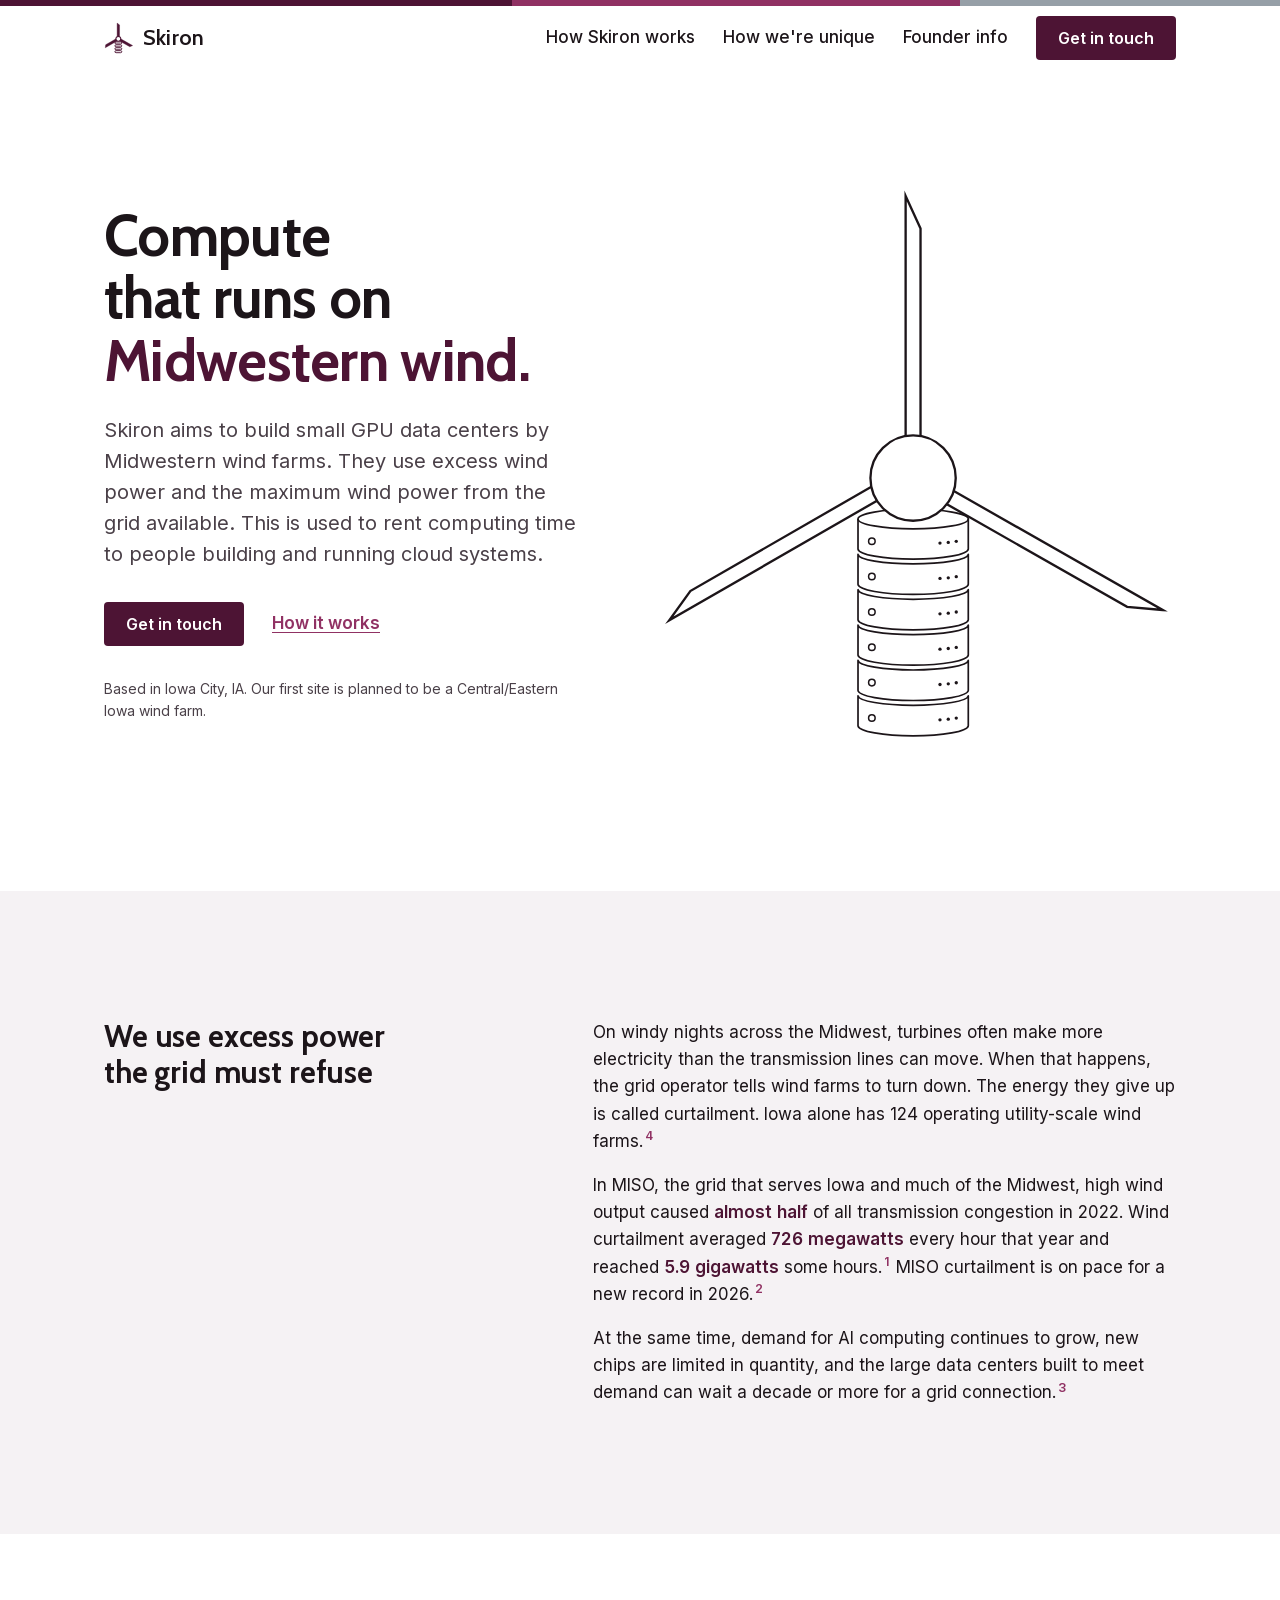
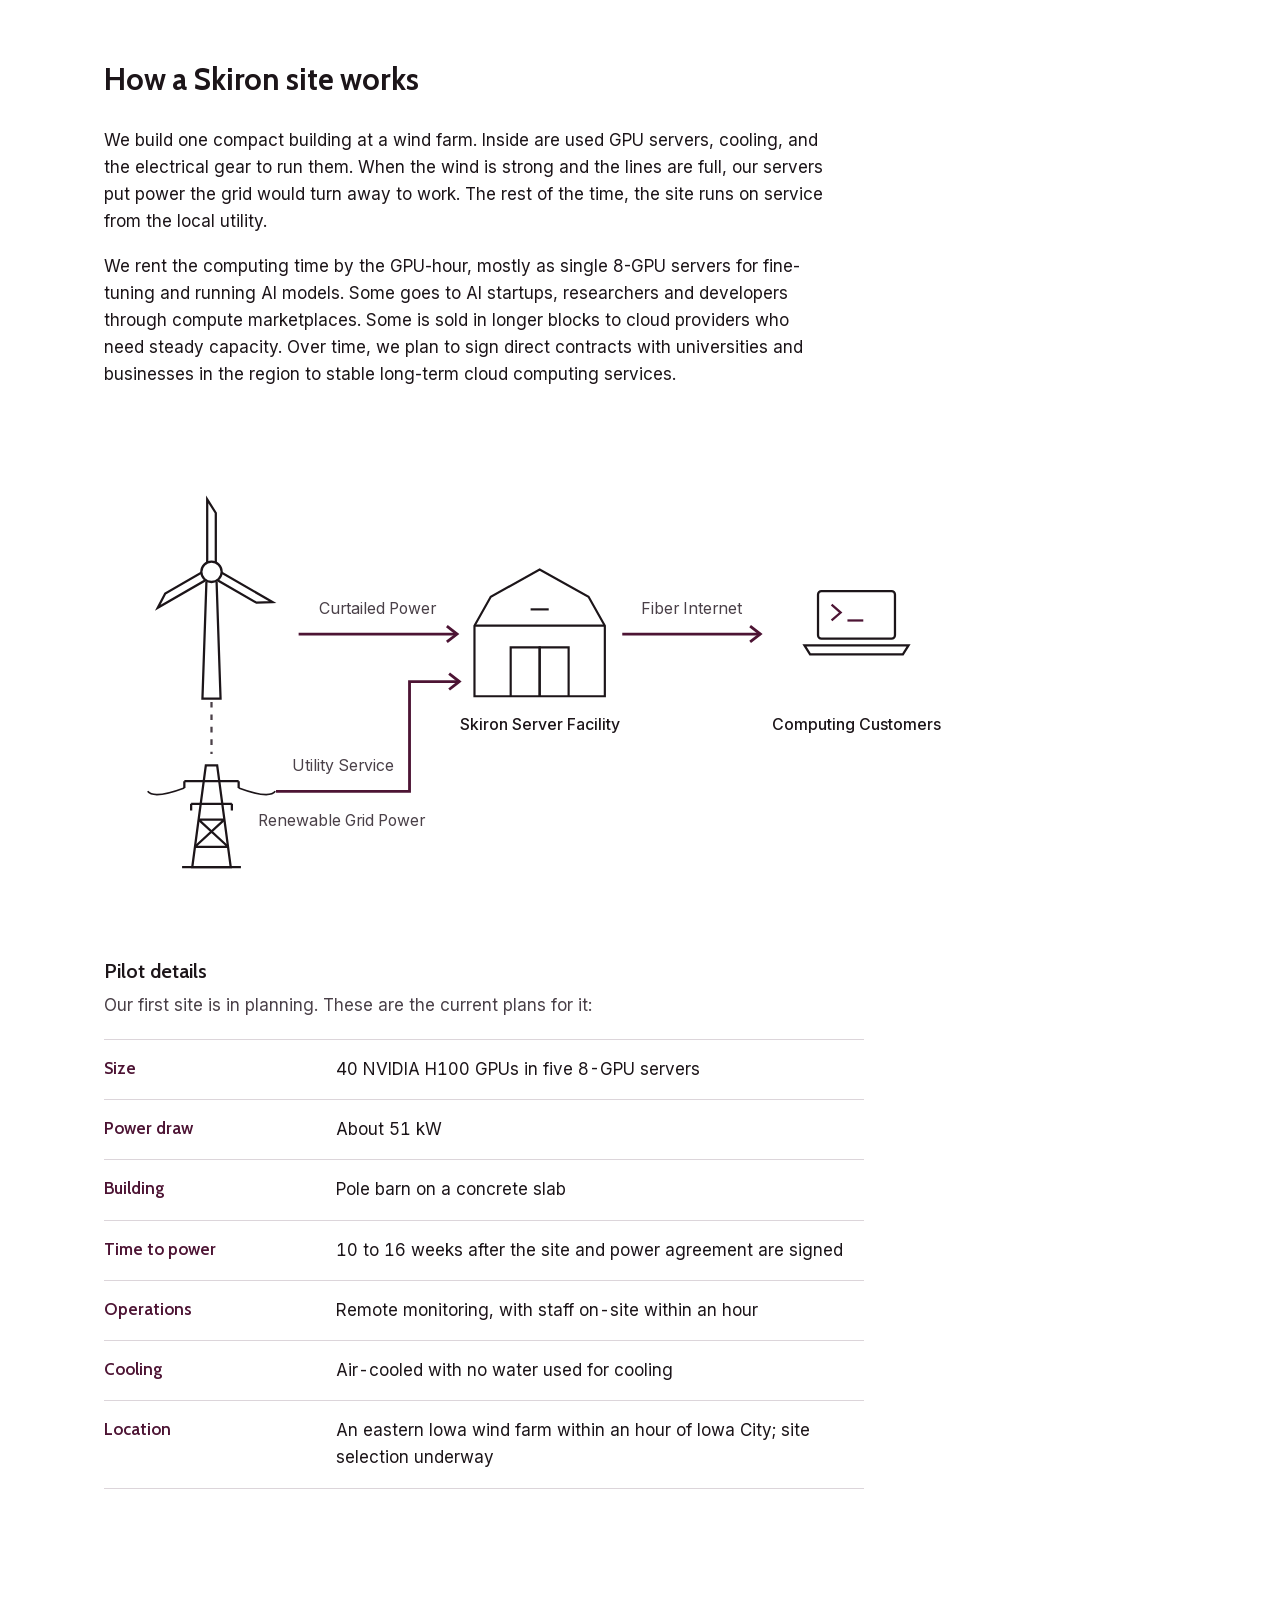
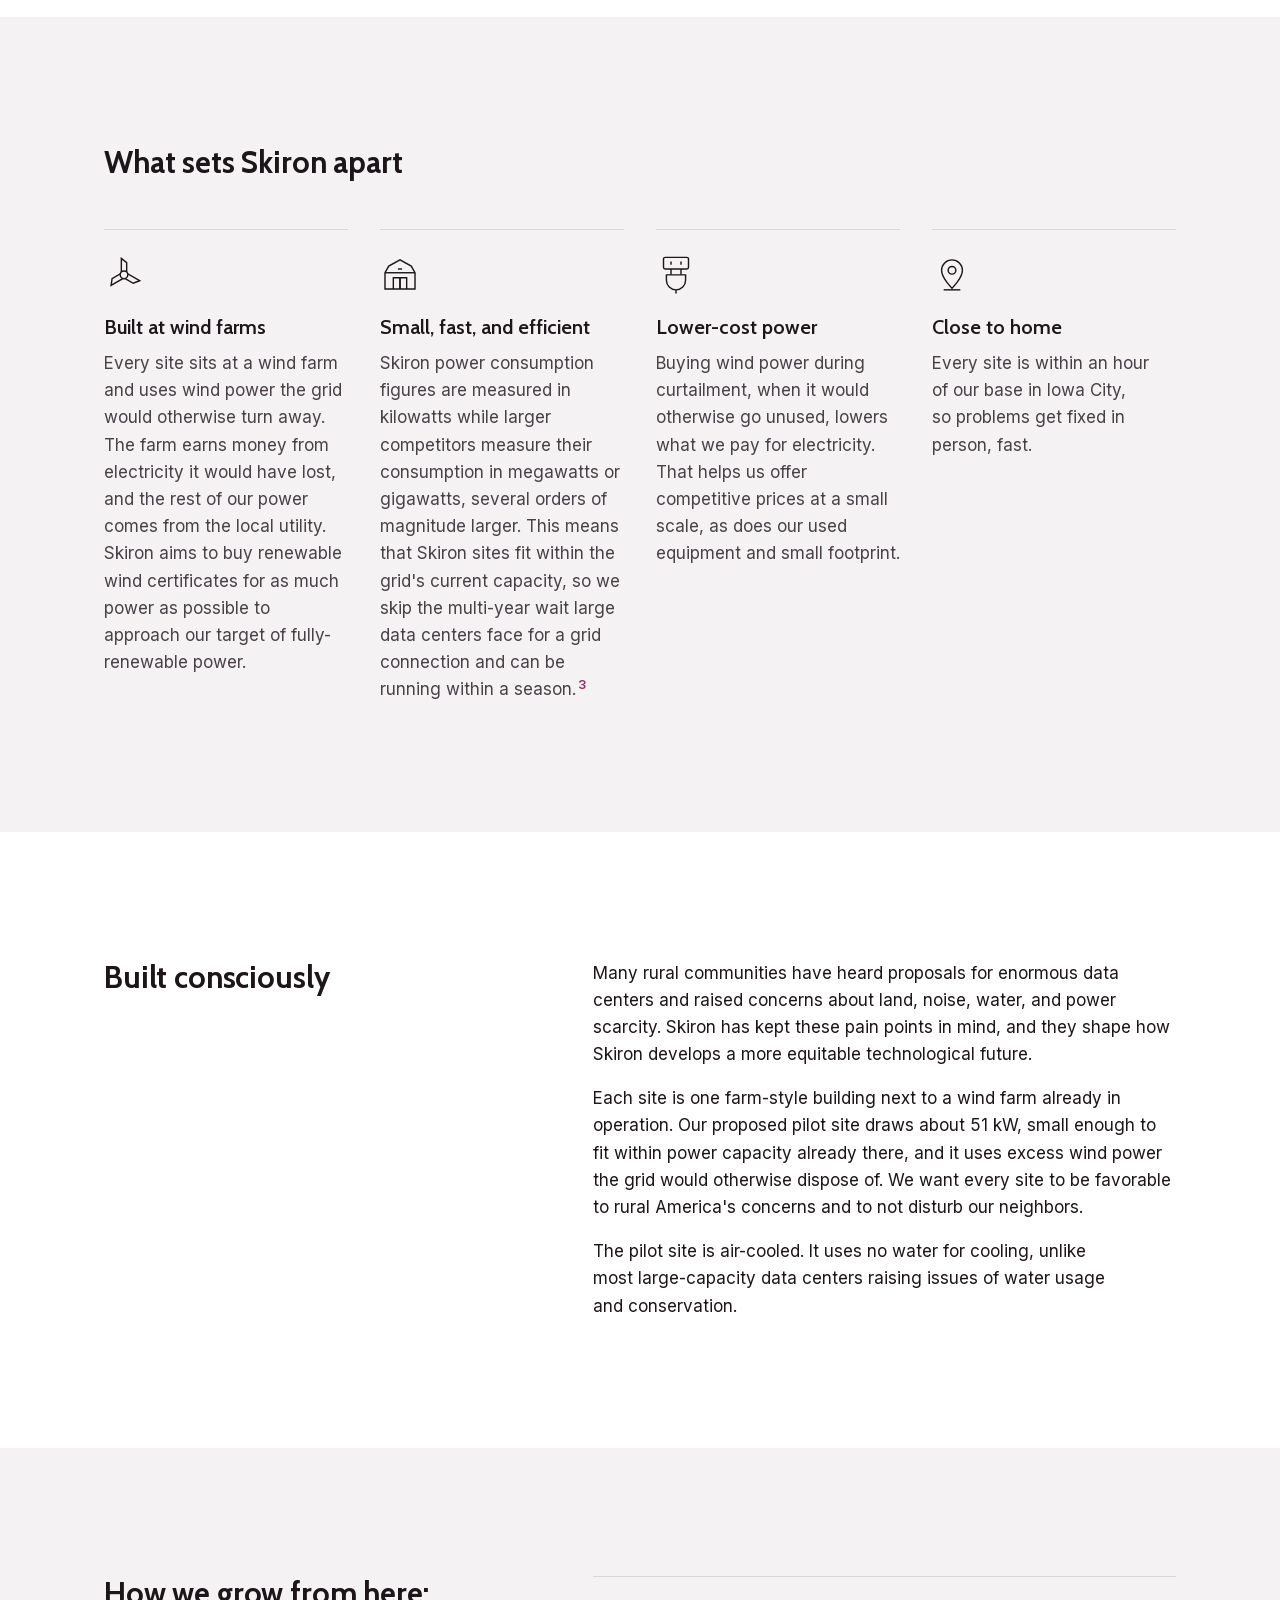
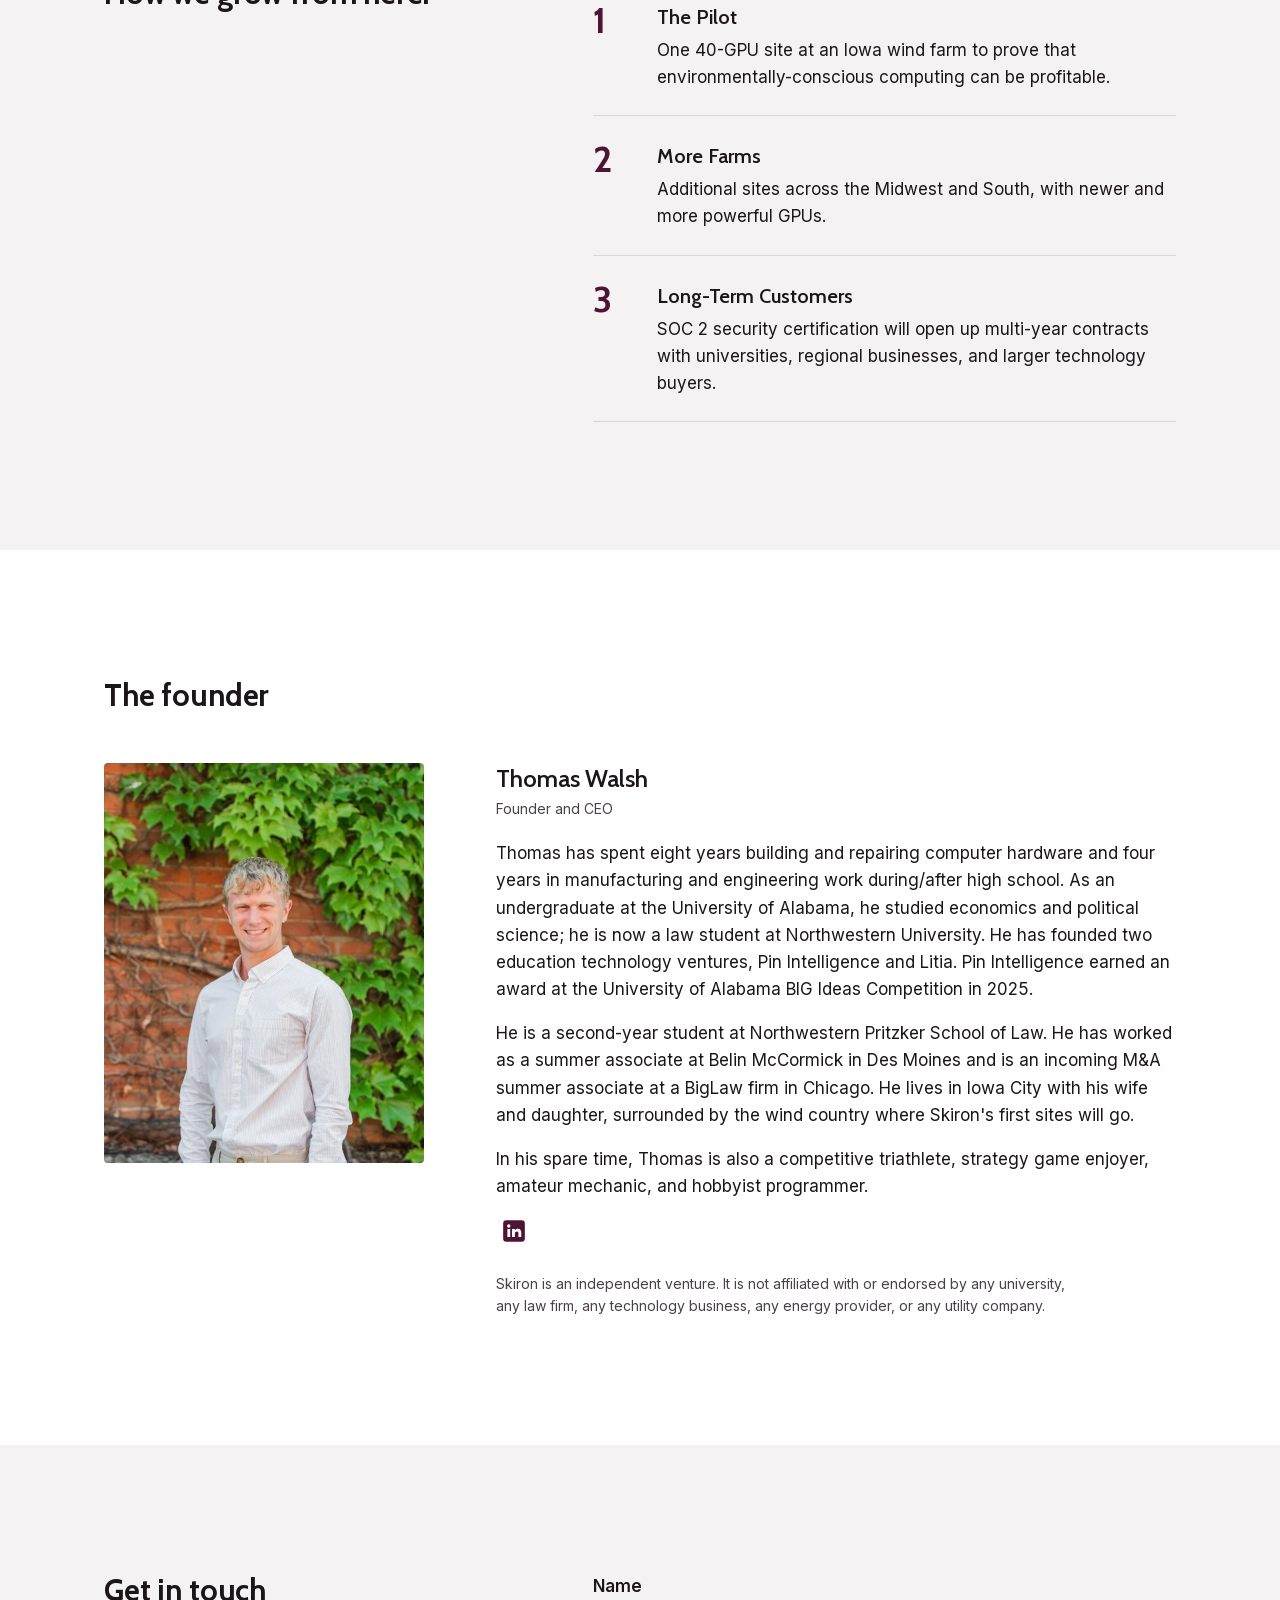
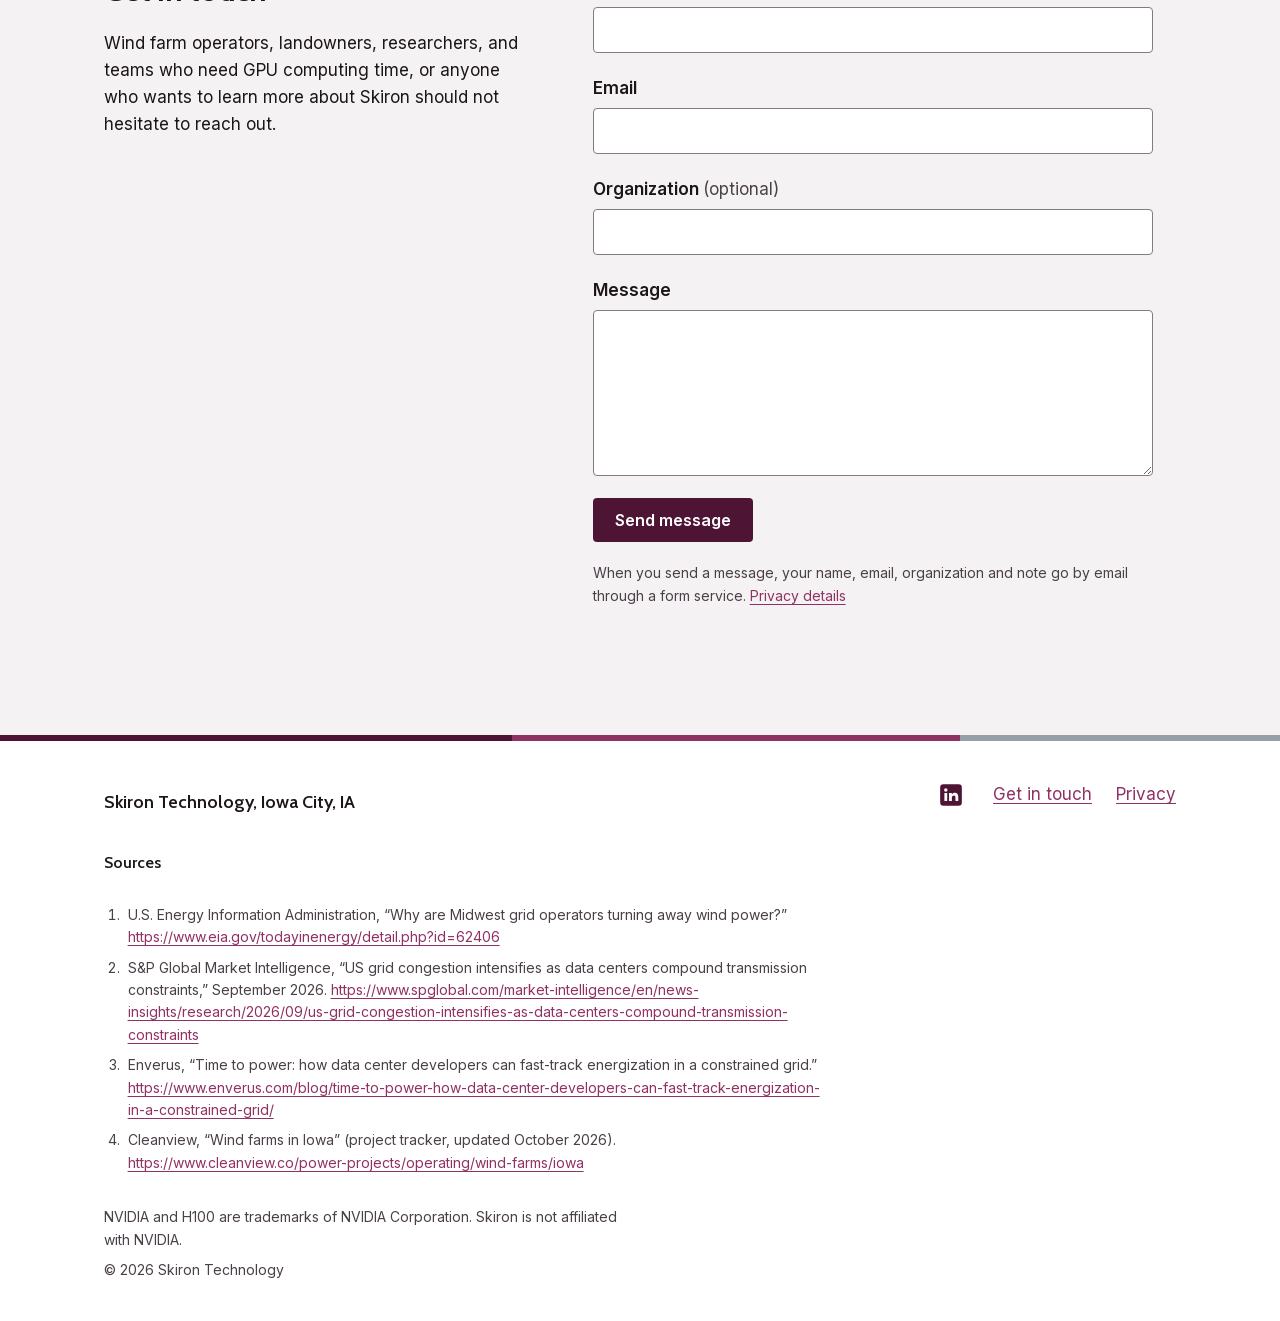
<file: index.html>
<!doctype html>
<html lang="en">
<head>
<meta charset="utf-8">
<meta name="viewport" content="width=device-width, initial-scale=1, viewport-fit=cover">
<title>Skiron | Wind-Powered Midwestern Computing</title>
<meta name="description" content="Skiron builds small GPU data centers at Midwestern wind farms, using wind power the grid can’t carry and renting that computing time to people building AI.">
<link rel="canonical" href="https://tjwalsh1.github.io/skiron-site/">
<meta name="color-scheme" content="light">
<meta name="theme-color" content="#FFFFFF">
<link rel="icon" href="assets/img/favicon.svg" type="image/svg+xml">
<link rel="icon" href="assets/img/favicon-32.png" sizes="32x32" type="image/png">
<link rel="apple-touch-icon" href="assets/img/apple-touch-icon.png">
<meta property="og:type" content="website">
<meta property="og:site_name" content="Skiron Technology">
<meta property="og:title" content="Skiron | Wind-powered GPU compute in Iowa">
<meta property="og:description" content="Skiron builds small GPU data centers at Midwestern wind farms, using wind power the grid can’t carry and renting that computing time to people building AI.">
<meta property="og:url" content="https://tjwalsh1.github.io/skiron-site/">
<meta property="og:image" content="https://tjwalsh1.github.io/skiron-site/assets/img/og-image.png">
<meta property="og:image:width" content="1200">
<meta property="og:image:height" content="630">
<meta property="og:image:alt" content="Skiron. Compute that runs on Iowa wind.">
<meta name="twitter:card" content="summary_large_image">
<meta name="twitter:title" content="Skiron | Wind-powered GPU compute in Iowa">
<meta name="twitter:description" content="Skiron builds small GPU data centers at Midwestern wind farms, using wind power the grid can’t carry and renting that computing time to people building AI.">
<meta name="twitter:image" content="https://tjwalsh1.github.io/skiron-site/assets/img/og-image.png">
<meta name="twitter:image:alt" content="Skiron. Compute that runs on Iowa wind.">
<link rel="preload" href="assets/fonts/inter-latin.woff2" as="font" type="font/woff2" crossorigin>
<link rel="preload" href="assets/fonts/cabin-latin.woff2" as="font" type="font/woff2" crossorigin>
<link rel="stylesheet" href="assets/css/site.css">
<script>document.documentElement.classList.add('js');if(!matchMedia('(prefers-reduced-motion: reduce)').matches)document.documentElement.classList.add('motion')</script>
<script src="assets/js/site.js" defer></script>
<script type="application/ld+json">
{
  "@context": "https://schema.org",
  "@type": "Organization",
  "name": "Skiron Technology",
  "url": "https://tjwalsh1.github.io/skiron-site/",
  "logo": "https://tjwalsh1.github.io/skiron-site/assets/img/apple-touch-icon.png",
  "founder": {
    "@type": "Person",
    "name": "Thomas Walsh",
    "sameAs": "https://www.linkedin.com/in/thomas-j-walsh-nu2028"
  },
  "address": {
    "@type": "PostalAddress",
    "addressLocality": "Iowa City",
    "addressRegion": "IA",
    "addressCountry": "US"
  }
}
</script>
</head>
<body>
<a class="skip" href="#main">Skip to content</a>
<div class="bar bar--top" aria-hidden="true"><span></span><span></span><span></span></div>
<header class="site-header">
  <div class="wrap">
    <a class="brand" href="#top"><svg class="mark" viewBox="120 55 1780 1930" width="29" height="32" aria-hidden="true" focusable="false"><g class="stk" fill="none" stroke="currentColor" stroke-width="58"><rect x="790" y="1263" width="420" height="122.8" rx="70"/><rect x="790" y="1441.8" width="420" height="122.8" rx="70"/><rect x="790" y="1620.5" width="420" height="122.8" rx="70"/><rect x="790" y="1799.2" width="420" height="122.8" rx="70"/></g><g transform="translate(1000 1072)"><g fill="currentColor" stroke="currentColor" stroke-width="22" stroke-linejoin="miter" stroke-miterlimit="10"><path d="M-74 -965.9 74 -854.7 74 0 -74 -0Z"/><path d="M-776.9 361.9 -800.4 546.2 36.9 64.1 -36.9 -64.1Z"/><path d="M875.8 413.6 706.2 487.3 -36.6 64.3 36.6 -64.3Z"/></g><circle r="150" style="fill:var(--surface,var(--paper,#fff))" stroke="currentColor" stroke-width="64"/></g></svg><span>Skiron</span></a>
    <button class="nav-toggle" type="button" aria-expanded="false" aria-controls="site-nav">Menu</button>
    <nav id="site-nav" class="nav" aria-label="Main">
      <a href="#how">How Skiron works</a>
      <a href="#different">How we're unique</a>
      <a href="#founder">Founder info</a>
      <a class="btn" href="#contact">Get in touch</a>
    </nav>
  </div>
</header>

<main id="main">

<section class="hero" id="top">
  <div class="wrap">
    <div class="hero-grid">
      <div class="hero-copy">
        <h1>Compute that runs on <span class="accent">Midwestern wind.</span></h1>
        <p class="lede">Skiron aims to build small GPU data centers by Midwestern wind farms. They use excess wind power and the maximum wind power from the grid available. This is used to rent computing time to people building and running cloud systems.</p>
        <div class="actions">
          <a class="btn" href="#contact">Get in touch</a>
          <a class="textlink" href="#how">How it works</a>
        </div>
        <p class="where">Based in Iowa City, IA. Our first site is planned to be a Central/Eastern Iowa wind farm.</p>
      </div>
      <div class="hero-art">
<svg class="logo" viewBox="120 55 1780 1930" role="img" aria-labelledby="logo-title">
  <title id="logo-title">Skiron logo: a wind turbine rotor above a stack of servers</title>
  <g id="stack" class="stack">
    <ellipse class="line" cx="1000.2" cy="1212.1" rx="188.8" ry="33.5"/>
    <path class="line" d="M811.5 1212.1V1315.1A188.8 35 0 0 0 1189 1315.1V1212.1"/>
    <circle class="line ring" cx="858.9" cy="1288.1" r="11.2"/>
    <circle class="led" cx="1092.1" cy="1294.5" r="5.7"/>
    <circle class="led" cx="1120.5" cy="1292.3" r="5.7"/>
    <circle class="led" cx="1147.8" cy="1288.5" r="5.7"/>
    <path class="line" d="M811.5 1333.1V1436.1A188.8 35 0 0 0 1189 1436.1V1333.1A188.8 33.5 0 0 1 811.5 1333.1Z"/>
    <circle class="line ring" cx="858.9" cy="1409.1" r="11.2"/>
    <circle class="led" cx="1092.1" cy="1415.5" r="5.7"/>
    <circle class="led" cx="1120.5" cy="1413.3" r="5.7"/>
    <circle class="led" cx="1147.8" cy="1409.5" r="5.7"/>
    <path class="line" d="M811.5 1454.1V1557.1A188.8 35 0 0 0 1189 1557.1V1454.1A188.8 33.5 0 0 1 811.5 1454.1Z"/>
    <circle class="line ring" cx="858.9" cy="1530.1" r="11.2"/>
    <circle class="led" cx="1092.1" cy="1536.5" r="5.7"/>
    <circle class="led" cx="1120.5" cy="1534.3" r="5.7"/>
    <circle class="led" cx="1147.8" cy="1530.5" r="5.7"/>
    <path class="line" d="M811.5 1575.1V1678.1A188.8 35 0 0 0 1189 1678.1V1575.1A188.8 33.5 0 0 1 811.5 1575.1Z"/>
    <circle class="line ring" cx="858.9" cy="1651.1" r="11.2"/>
    <circle class="led" cx="1092.1" cy="1657.5" r="5.7"/>
    <circle class="led" cx="1120.5" cy="1655.3" r="5.7"/>
    <circle class="led" cx="1147.8" cy="1651.5" r="5.7"/>
    <path class="line" d="M811.5 1696.1V1799.1A188.8 35 0 0 0 1189 1799.1V1696.1A188.8 33.5 0 0 1 811.5 1696.1Z"/>
    <circle class="line ring" cx="858.9" cy="1772.1" r="11.2"/>
    <circle class="led" cx="1092.1" cy="1778.5" r="5.7"/>
    <circle class="led" cx="1120.5" cy="1776.3" r="5.7"/>
    <circle class="led" cx="1147.8" cy="1772.5" r="5.7"/>
    <path class="line" d="M811.5 1817.1V1920.1A188.8 35 0 0 0 1189 1920.1V1817.1A188.8 33.5 0 0 1 811.5 1817.1Z"/>
    <circle class="line ring" cx="858.9" cy="1893.1" r="11.2"/>
    <circle class="led" cx="1092.1" cy="1899.5" r="5.7"/>
    <circle class="led" cx="1120.5" cy="1897.3" r="5.7"/>
    <circle class="led" cx="1147.8" cy="1893.5" r="5.7"/>
  </g>
  <g transform="translate(1000 1072)">
    <g id="rotor" class="rotor">
      <path class="blade" d="M-25.5 -965.9 25.5 -854.7 25.5 -0.1 -25.5 -0.1Z"/>
      <path class="blade" d="M-762.6 386.7 -834.6 486.9 2.8 4.8 -22.7 -39.5Z"/>
      <path class="blade" d="M854.2 451.4 732.7 440.8 -10.2 17.8 15.1 -26.5Z"/>
      <circle class="blade" r="146"/>
    </g>
  </g>
</svg>
      </div>
    </div>
  </div>
</section>

<section class="section section--mist" id="problem" aria-labelledby="problem-h">
  <div class="wrap split">
    <div><h2 id="problem-h">We use excess power the grid must refuse</h2></div>
    <div class="prose">
      <p>On windy nights across the Midwest, turbines often make more electricity than the transmission lines can move. When that happens, the grid operator tells wind farms to turn down. The energy they give up is called curtailment. Iowa alone has 124 operating utility-scale wind farms.<sup class="fn"><a href="#source-4" aria-label="Source 4">4</a></sup></p>
      <p>In MISO, the grid that serves Iowa and much of the Midwest, high wind output caused <span class="fig">almost half</span> of all transmission congestion in 2022. Wind curtailment averaged <span class="fig">726 megawatts</span> every hour that year and reached <span class="fig">5.9 gigawatts</span> some hours.<sup class="fn"><a href="#source-1" aria-label="Source 1">1</a></sup> MISO curtailment is on pace for a new record in 2026.<sup class="fn"><a href="#source-2" aria-label="Source 2">2</a></sup></p>
      <p>At the same time, demand for AI computing continues to grow, new chips are limited in quantity, and the large data centers built to meet demand can wait a decade or more for a grid connection.<sup class="fn"><a href="#source-3" aria-label="Source 3">3</a></sup></p>
    </div>
  </div>
</section>

<section class="section" id="how" aria-labelledby="how-h">
  <div class="wrap">
    <h2 id="how-h">How a Skiron site works</h2>
    <div class="how-lede">
      <p>We build one compact building at a wind farm. Inside are used GPU servers, cooling, and the electrical gear to run them. When the wind is strong and the lines are full, our servers put power the grid would turn away to work. The rest of the time, the site runs on service from the local utility.</p>
      <p>We rent the computing time by the GPU-hour, mostly as single 8-GPU servers for fine-tuning and running AI models. Some goes to AI startups, researchers and developers through compute marketplaces. Some is sold in longer blocks to cloud providers who need steady capacity. Over time, we plan to sign direct contracts with universities and businesses in the region to stable long-term cloud computing services.</p>
    </div>

    <figure class="diagram">
<svg class="dg dg-wide" viewBox="0 0 760 390" role="img" aria-labelledby="dgw-t" aria-describedby="dg-text" focusable="false"><title id="dgw-t">How a Skiron site works:</title><g class="d-turbine" transform="translate(95 105)"><path d="M-4.5 9L-8 112H8L4.5 9"/><g class="d-spin"><path d="M-3.8 -64 3.8 -52 3.8 0 -3.8 -0Z"/><path d="M53.9 26.7 39.7 27.3 -1.9 3.3 1.9 -3.3Z"/><path d="M-47.5 31.8 -40.9 19.2 -1.9 -3.3 1.9 3.3Z"/><circle r="9" style="fill:var(--surface)"/></g></g><path class="d-grid" d="M95 220V266"/><g class="d-pylon" transform="translate(95 268)"><path d="M-5 8H5L17 98H-17Z"/><path d="M-24 22H24M-18 42H18"/><path d="M-11.4 56H11.4M-14.6 80H14.6M-11.4 56L14.6 80M11.4 56L-14.6 80"/><path d="M-24 22v6M24 22v6M-18 42v6M18 42v6"/><path d="M-24 28Q-51 38 -56.4 31M24 28Q51 38 56.4 31" class="d-wire"/><path d="M-26 98H26"/></g><text class="t-note" x="136" y="330" text-anchor="start">Renewable Grid Power</text><path class="d-flow a3" pathLength="1" d="M152 299H270V202H314"/><path class="d-head a3" d="M305 195L314 202L305 209"/><text class="t-note" x="211" y="281" text-anchor="middle">Utility Service</text><circle class="d-dot dot3" cx="152" cy="299" r="4.5"/><path class="d-flow a1" pathLength="1" d="M172 160H312"/><path class="d-head a1" d="M303 153L312 160L303 167"/><text class="t-note" x="242" y="142" text-anchor="middle">Curtailed Power</text><circle class="d-dot dot1" cx="172" cy="160" r="4.5" style="--dx:140px;--dy:0px"/><g class="d-barn" transform="translate(385 215) scale(3.2) translate(-24 -42)" stroke-width="0.6"><path d="M6 42V22.5L10.5 14.5 24 7l13.5 7.5L42 22.5V42z"/><path d="M6 22.5h36"/><g class="d-door"><path class="d-leaf-l" d="M16 42V28.5h8V42"/><path class="d-leaf-r" d="M24 42V28.5h8V42"/></g><path d="M21.5 18h5"/></g><text class="t-node" x="385" y="245" text-anchor="middle">Skiron Server Facility</text><path class="d-flow a2" pathLength="1" d="M458 160H580"/><path class="d-head a2" d="M571 153L580 160L571 167"/><text class="t-note" x="519" y="142" text-anchor="middle">Fiber Internet</text><circle class="d-dot dot2" cx="458" cy="160" r="4.5" style="--dx:122px;--dy:0px"/><g class="d-laptop" transform="translate(665 150)"><rect x="-34" y="-28" width="68" height="42" rx="3"/><path d="M-46 20H46L41 28H-41Z"/><path class="d-prompt" d="M-22 -16L-14 -9-22 -2"/><path class="d-cursor" d="M-8 -2H6"/></g><text class="t-node" x="665" y="245" text-anchor="middle">Computing Customers</text></svg>
<svg class="dg dg-tall" viewBox="0 0 320 712" role="img" aria-labelledby="dgt-t" aria-describedby="dg-text" focusable="false"><title id="dgt-t">How a Skiron site works:</title><g class="d-turbine" transform="translate(190 100)"><path d="M-4.5 9L-8 112H8L4.5 9"/><g class="d-spin"><path d="M-3.8 -64 3.8 -52 3.8 0 -3.8 -0Z"/><path d="M53.9 26.7 39.7 27.3 -1.9 3.3 1.9 -3.3Z"/><path d="M-47.5 31.8 -40.9 19.2 -1.9 -3.3 1.9 3.3Z"/><circle r="9" style="fill:var(--surface)"/></g></g><path class="d-grid" d="M190 216H60V262"/><g class="d-pylon" transform="translate(60 262)"><path d="M-5 8H5L17 98H-17Z"/><path d="M-24 22H24M-18 42H18"/><path d="M-11.4 56H11.4M-14.6 80H14.6M-11.4 56L14.6 80M11.4 56L-14.6 80"/><path d="M-24 22v6M24 22v6M-18 42v6M18 42v6"/><path d="M-24 28Q-47 38 -51.6 31M24 28Q47 38 51.6 31" class="d-wire"/><path d="M-26 98H26"/></g><text class="t-note" x="60" y="392" text-anchor="middle">Renewable</text><text class="t-note" x="60" y="410" text-anchor="middle">Grid Power</text><path class="d-flow a3" pathLength="1" d="M112 293V428H123"/><path class="d-head a3" d="M114 421L123 428L114 435"/><text class="t-note" x="121" y="316" text-anchor="start">Utility</text><text class="t-note" x="121" y="334" text-anchor="start">Service</text><circle class="d-dot dot3" cx="112" cy="293" r="4.5"/><path class="d-flow a1" pathLength="1" d="M190 230V330"/><path class="d-head a1" d="M183 321L190 330L197 321"/><text class="t-note" x="206" y="285" text-anchor="start">Curtailed Power</text><circle class="d-dot dot1" cx="190" cy="230" r="4.5" style="--dx:0px;--dy:92px"/><g class="d-barn" transform="translate(190 452) scale(3.2) translate(-24 -42)" stroke-width="0.6"><path d="M6 42V22.5L10.5 14.5 24 7l13.5 7.5L42 22.5V42z"/><path d="M6 22.5h36"/><g class="d-door"><path class="d-leaf-l" d="M16 42V28.5h8V42"/><path class="d-leaf-r" d="M24 42V28.5h8V42"/></g><path d="M21.5 18h5"/></g><text class="t-node" x="190" y="482" text-anchor="middle">Skiron Server Facility</text><path class="d-flow a2" pathLength="1" d="M190 520V590"/><path class="d-head a2" d="M183 581L190 590L197 581"/><text class="t-note" x="206" y="560" text-anchor="start">Fiber Internet</text><circle class="d-dot dot2" cx="190" cy="520" r="4.5" style="--dx:0px;--dy:62px"/><g class="d-laptop" transform="translate(190 636)"><rect x="-34" y="-28" width="68" height="42" rx="3"/><path d="M-46 20H46L41 28H-41Z"/><path class="d-prompt" d="M-22 -16L-14 -9-22 -2"/><path class="d-cursor" d="M-8 -2H6"/></g><text class="t-node" x="190" y="698" text-anchor="middle">Computing Customers</text></svg>
      <figcaption class="visually-hidden" id="dg-text">A wind turbine sends power that would otherwise be curtailed to a Skiron site, a small barn holding GPU servers and cooling. The site also draws utility service from the grid when the wind isn’t curtailed, and connects over fiber internet to people running AI jobs. A dashed line shows the turbine can also send power to the grid when it has room.</figcaption>
    </figure>

    <h3 class="facts-title" id="pilot-h">Pilot details</h3>
    <p class="plan-note">Our first site is in planning. These are the current plans for it:</p>
    <dl class="facts" aria-labelledby="pilot-h">
      <div><dt>Size</dt><dd>40 NVIDIA H100 GPUs in five 8-GPU servers</dd></div>
      <div><dt>Power draw</dt><dd>About 51 kW</dd></div>
      <div><dt>Building</dt><dd>Pole barn on a concrete slab</dd></div>
      <div><dt>Time to power</dt><dd>10 to 16 weeks after the site and power agreement are signed</dd></div>
      <div><dt>Operations</dt><dd>Remote monitoring, with staff on-site within an hour</dd></div>
      <div><dt>Cooling</dt><dd>Air-cooled with no water used for cooling</dd></div>
      <div><dt>Location</dt><dd>An eastern Iowa wind farm within an hour of Iowa City; site selection underway</dd></div>
    </dl>
  </div>
</section>

<section class="section section--mist" id="different" aria-labelledby="different-h">
  <div class="wrap">
    <h2 id="different-h">What sets Skiron apart</h2>
    <div class="features">
      <div class="feature">
        <svg class="icon icon-turbine" viewBox="0 0 48 48" width="40" height="40" fill="none" stroke="currentColor" stroke-width="1.7" stroke-linejoin="miter" stroke-miterlimit="10" aria-hidden="true" focusable="false"><g class="i-rotor" transform="translate(24 25)"><g class="i-spin"><path d="M-3.2 -19.7 3.2 -14.7 3.2 0 -3.2 -0Z"/><path d="M18.7 7.1 11.1 10.1 -1.6 2.8 1.6 -2.8Z"/><path d="M-15.5 12.6 -14.3 4.6 -1.6 -2.8 1.6 2.8Z"/><circle class="i-hub" r="4.6"/></g></g></svg>
        <h3>Built at wind farms</h3>
        <p>Every site sits at a wind farm and uses wind power the grid would otherwise turn away. The farm earns money from electricity it would have lost, and the rest of our power comes from the local utility. Skiron aims to buy renewable wind certificates for as much power as possible to approach our target of fully-renewable power.</p>
      </div>
      <div class="feature">
        <svg class="icon icon-barn" viewBox="0 0 48 48" width="40" height="40" fill="none" stroke="currentColor" stroke-width="1.7" stroke-linejoin="miter" stroke-miterlimit="10" aria-hidden="true" focusable="false"><path d="M6 42V22.5L10.5 14.5 24 7l13.5 7.5L42 22.5V42z"/><path d="M6 22.5h36"/><g class="i-door"><path class="i-leaf i-leaf-l" d="M16 42V28.5h8V42"/><path class="i-leaf i-leaf-r" d="M24 42V28.5h8V42"/></g><path d="M21.5 18h5"/></svg>
        <h3>Small, fast, and efficient</h3>
        <p>Skiron power consumption figures are measured in kilowatts while larger competitors measure their consumption in megawatts or gigawatts, several orders of magnitude larger. This means that Skiron sites fit within the grid's current capacity, so we skip the multi-year wait large data centers face for a grid connection and can be running within a season.<sup class="fn"><a href="#source-3" aria-label="Source 3">3</a></sup></p>
      </div>
      <div class="feature">
        <svg class="icon icon-plug" viewBox="0 0 48 48" width="40" height="40" fill="none" stroke="currentColor" stroke-width="1.7" stroke-linejoin="miter" stroke-miterlimit="10" aria-hidden="true" focusable="false"><rect class="i-socket" x="9" y="4" width="30" height="14" rx="2"/><path d="M18 9v4M30 9v4"/><g class="i-plug"><path d="M18 25v-7M30 25v-7"/><path d="M12.5 25h23v6.5a11.5 11.5 0 0 1-23 0z"/><path d="M24 43v4.5"/></g></svg>
        <h3>Lower-cost power</h3>
        <p>Buying wind power during curtailment, when it would otherwise go unused, lowers what we pay for electricity. That helps us offer competitive prices at a small scale, as does our used equipment and small footprint.</p>
      </div>
      <div class="feature">
        <svg class="icon icon-pin" viewBox="0 0 48 48" width="40" height="40" fill="none" stroke="currentColor" stroke-width="1.7" stroke-linejoin="miter" stroke-miterlimit="10" aria-hidden="true" focusable="false"><path d="M14 43h20"/><g class="i-pin"><path d="M24 41C24 41 11.5 29 11.5 19.5a12.5 12.5 0 0 1 25 0C36.5 29 24 41 24 41z"/><circle cx="24" cy="19.5" r="4.6"/></g></svg>
        <h3>Close to home</h3>
        <p>Every site is within an hour of our base in Iowa City, so problems get fixed in person, fast.</p>
      </div>
    </div>
  </div>
</section>

<section class="section" id="neighbors" aria-labelledby="neighbors-h">
  <div class="wrap split">
    <div><h2 id="neighbors-h">Built consciously</h2></div>
    <div class="prose">
      <p>Many rural communities have heard proposals for enormous data centers and raised concerns about land, noise, water, and power scarcity. Skiron has kept these pain points in mind, and they shape how Skiron develops a more equitable technological future.</p>
      <p>Each site is one farm-style building next to a wind farm already in operation. Our proposed pilot site draws about 51 kW, small enough to fit within power capacity already there, and it uses excess wind power the grid would otherwise dispose of. We want every site to be favorable to rural America's concerns and to not disturb our neighbors.</p>
      <p>The pilot site is air-cooled. It uses no water for cooling, unlike most large-capacity data centers raising issues of water usage and conservation.</p>
    </div>
  </div>
</section>

<section class="section section--mist" id="roadmap" aria-labelledby="roadmap-h">
  <div class="wrap split">
    <div><h2 id="roadmap-h">How we grow from here:</h2></div>
    <ol class="steps" role="list">
      <li><div><strong>The Pilot</strong> One 40-GPU site at an Iowa wind farm to prove that environmentally-conscious computing can be profitable.</div></li>
      <li><div><strong>More Farms</strong> Additional sites across the Midwest and South, with newer and more powerful GPUs.</div></li>
      <li><div><strong>Long-Term Customers</strong> SOC 2 security certification will open up multi-year contracts with universities, regional businesses, and larger technology buyers.</div></li>
    </ol>
  </div>
</section>

<section class="section" id="founder" aria-labelledby="founder-h">
  <div class="wrap">
    <h2 id="founder-h">The founder</h2>
    <div class="founder">
      <img class="portrait" src="assets/img/thomas-walsh-480.jpg" srcset="assets/img/thomas-walsh-480.jpg 480w, assets/img/thomas-walsh.jpg 914w" sizes="(max-width: 480px) 100vw, 320px" width="320" height="400" alt="Thomas Walsh" loading="lazy" decoding="async">
      <div>
        <h3>Thomas Walsh</h3>
        <p class="role">Founder and CEO</p>
        <p>Thomas has spent eight years building and repairing computer hardware and four years in manufacturing and engineering work during/after high school. As an undergraduate at the University of Alabama, he studied economics and political science; he is now a law student at Northwestern University. He has founded two education technology ventures, Pin Intelligence and Litia. Pin Intelligence earned an award at the University of Alabama BIG Ideas Competition in 2025.</p>
        <p>He is a second-year student at Northwestern Pritzker School of Law. He has worked as a summer associate at Belin McCormick in Des Moines and is an incoming M&amp;A summer associate at a BigLaw firm in Chicago. He lives in Iowa City with his wife and daughter, surrounded by the wind country where Skiron's first sites will go.</p>
        <p>In his spare time, Thomas is also a competitive triathlete, strategy game enjoyer, amateur mechanic, and hobbyist programmer.</p>
        <p><a class="icon-link" href="https://www.linkedin.com/in/thomas-j-walsh-nu2028" rel="me noopener" target="_blank" aria-label="Connect with Thomas Walsh on LinkedIn" title="LinkedIn"><svg viewBox="0 0 24 24" width="26" height="26" aria-hidden="true" focusable="false"><path fill="currentColor" fill-rule="evenodd" d="M5 2h14a3 3 0 0 1 3 3v14a3 3 0 0 1-3 3H5a3 3 0 0 1-3-3V5a3 3 0 0 1 3-3zM7.2 5.85a1.55 1.55 0 1 0 0 3.1 1.55 1.55 0 0 0 0-3.1zM5.9 10.1h2.6v7.5H5.9zM10.2 10.1h2.6v1.2c.5-.8 1.5-1.4 2.7-1.4 2.5 0 3.2 1.7 3.2 3.9v3.8h-2.6v-3.4c0-1.1-.3-1.8-1.3-1.8s-2 .7-2 1.9v3.3h-2.6z"/></svg></a></p>
        <p class="note">Skiron is an independent venture. It is not affiliated with or endorsed by any university, any law firm, any technology business, any energy provider, or any utility company.</p>
      </div>
    </div>
  </div>
</section>

<section class="section section--mist" id="contact" aria-labelledby="contact-h">
  <div class="wrap split">
    <div>
      <h2 id="contact-h">Get in touch</h2>
      <p class="contact-intro">Wind farm operators, landowners, researchers, and teams who need GPU computing time, or anyone who wants to learn more about Skiron should not hesitate to reach out.</p>
    </div>
    <div>
      <form id="contact-form" class="form" action="https://api.web3forms.com/submit" method="POST" novalidate>
        <input type="hidden" name="access_key" value="395b4aac-2902-45e9-8675-f9e6960a4dae">
        <input type="hidden" name="subject" value="New message from the Skiron website">
        <input type="hidden" name="from_name" value="Skiron website">
        <input type="hidden" name="redirect" value="https://tjwalsh1.github.io/skiron-site/thanks.html">
        <input type="checkbox" name="botcheck" tabindex="-1" aria-hidden="true" style="display:none">
        <div class="field">
          <label for="f-name">Name</label>
          <input id="f-name" name="name" type="text" autocomplete="name" required aria-describedby="name-error">
          <p class="field-error" id="name-error"></p>
        </div>
        <div class="field">
          <label for="f-email">Email</label>
          <input id="f-email" name="email" type="email" autocomplete="email" required aria-describedby="email-error">
          <p class="field-error" id="email-error"></p>
        </div>
        <div class="field">
          <label for="f-org">Organization <span class="opt">(optional)</span></label>
          <input id="f-org" name="organization" type="text" autocomplete="organization">
        </div>
        <div class="field">
          <label for="f-message">Message</label>
          <textarea id="f-message" name="message" rows="6" maxlength="4000" autocomplete="off" required aria-describedby="message-error"></textarea>
          <p class="field-error" id="message-error"></p>
        </div>
        <div class="form-actions">
          <button class="btn" type="submit">Send message</button>
          <p class="form-status" id="form-status" role="status" aria-live="polite"></p>
        </div>
      </form>
      <p class="note">When you send a message, your name, email, organization and note go by email through a form service. <a href="privacy.html">Privacy details</a></p>
    </div>
  </div>
</section>

</main>

<footer class="site-footer">
  <div class="bar" aria-hidden="true"><span></span><span></span><span></span></div>
  <div class="wrap">
    <div class="footer-top">
      <p class="footer-name">Skiron Technology, Iowa City, IA</p>
      <ul class="footer-links">
        <li><a class="icon-link" href="https://www.linkedin.com/in/thomas-j-walsh-nu2028" rel="me noopener" target="_blank" aria-label="Thomas Walsh on LinkedIn" title="LinkedIn"><svg viewBox="0 0 24 24" width="26" height="26" aria-hidden="true" focusable="false"><path fill="currentColor" fill-rule="evenodd" d="M5 2h14a3 3 0 0 1 3 3v14a3 3 0 0 1-3 3H5a3 3 0 0 1-3-3V5a3 3 0 0 1 3-3zM7.2 5.85a1.55 1.55 0 1 0 0 3.1 1.55 1.55 0 0 0 0-3.1zM5.9 10.1h2.6v7.5H5.9zM10.2 10.1h2.6v1.2c.5-.8 1.5-1.4 2.7-1.4 2.5 0 3.2 1.7 3.2 3.9v3.8h-2.6v-3.4c0-1.1-.3-1.8-1.3-1.8s-2 .7-2 1.9v3.3h-2.6z"/></svg></a></li>
        <li><a href="#contact">Get in touch</a></li>
        <li><a href="privacy.html">Privacy</a></li>
      </ul>
    </div>
    <h2 class="sources-title" id="sources-title">Sources</h2>
    <ol class="sources" aria-labelledby="sources-title">
      <li id="source-1">U.S. Energy Information Administration, “Why are Midwest grid operators turning away wind power?” <a href="https://www.eia.gov/todayinenergy/detail.php?id=62406" rel="noopener">https://www.eia.gov/todayinenergy/detail.php?id=62406</a></li>
      <li id="source-2">S&amp;P Global Market Intelligence, “US grid congestion intensifies as data centers compound transmission constraints,” September 2026. <a href="https://www.spglobal.com/market-intelligence/en/news-insights/research/2026/09/us-grid-congestion-intensifies-as-data-centers-compound-transmission-constraints" rel="noopener">https://www.spglobal.com/market-intelligence/en/news-insights/research/2026/09/us-grid-congestion-intensifies-as-data-centers-compound-transmission-constraints</a></li>
      <li id="source-3">Enverus, “Time to power: how data center developers can fast-track energization in a constrained grid.” <a href="https://www.enverus.com/blog/time-to-power-how-data-center-developers-can-fast-track-energization-in-a-constrained-grid/" rel="noopener">https://www.enverus.com/blog/time-to-power-how-data-center-developers-can-fast-track-energization-in-a-constrained-grid/</a></li>
      <li id="source-4">Cleanview, “Wind farms in Iowa” (project tracker, updated October 2026). <a href="https://www.cleanview.co/power-projects/operating/wind-farms/iowa" rel="noopener">https://www.cleanview.co/power-projects/operating/wind-farms/iowa</a></li>
    </ol>
    <p class="legal">NVIDIA and H100 are trademarks of NVIDIA Corporation. Skiron is not affiliated with NVIDIA.</p>
    <p class="copy">© 2026 Skiron Technology</p>
  </div>
</footer>
</body>
</html>
</file>
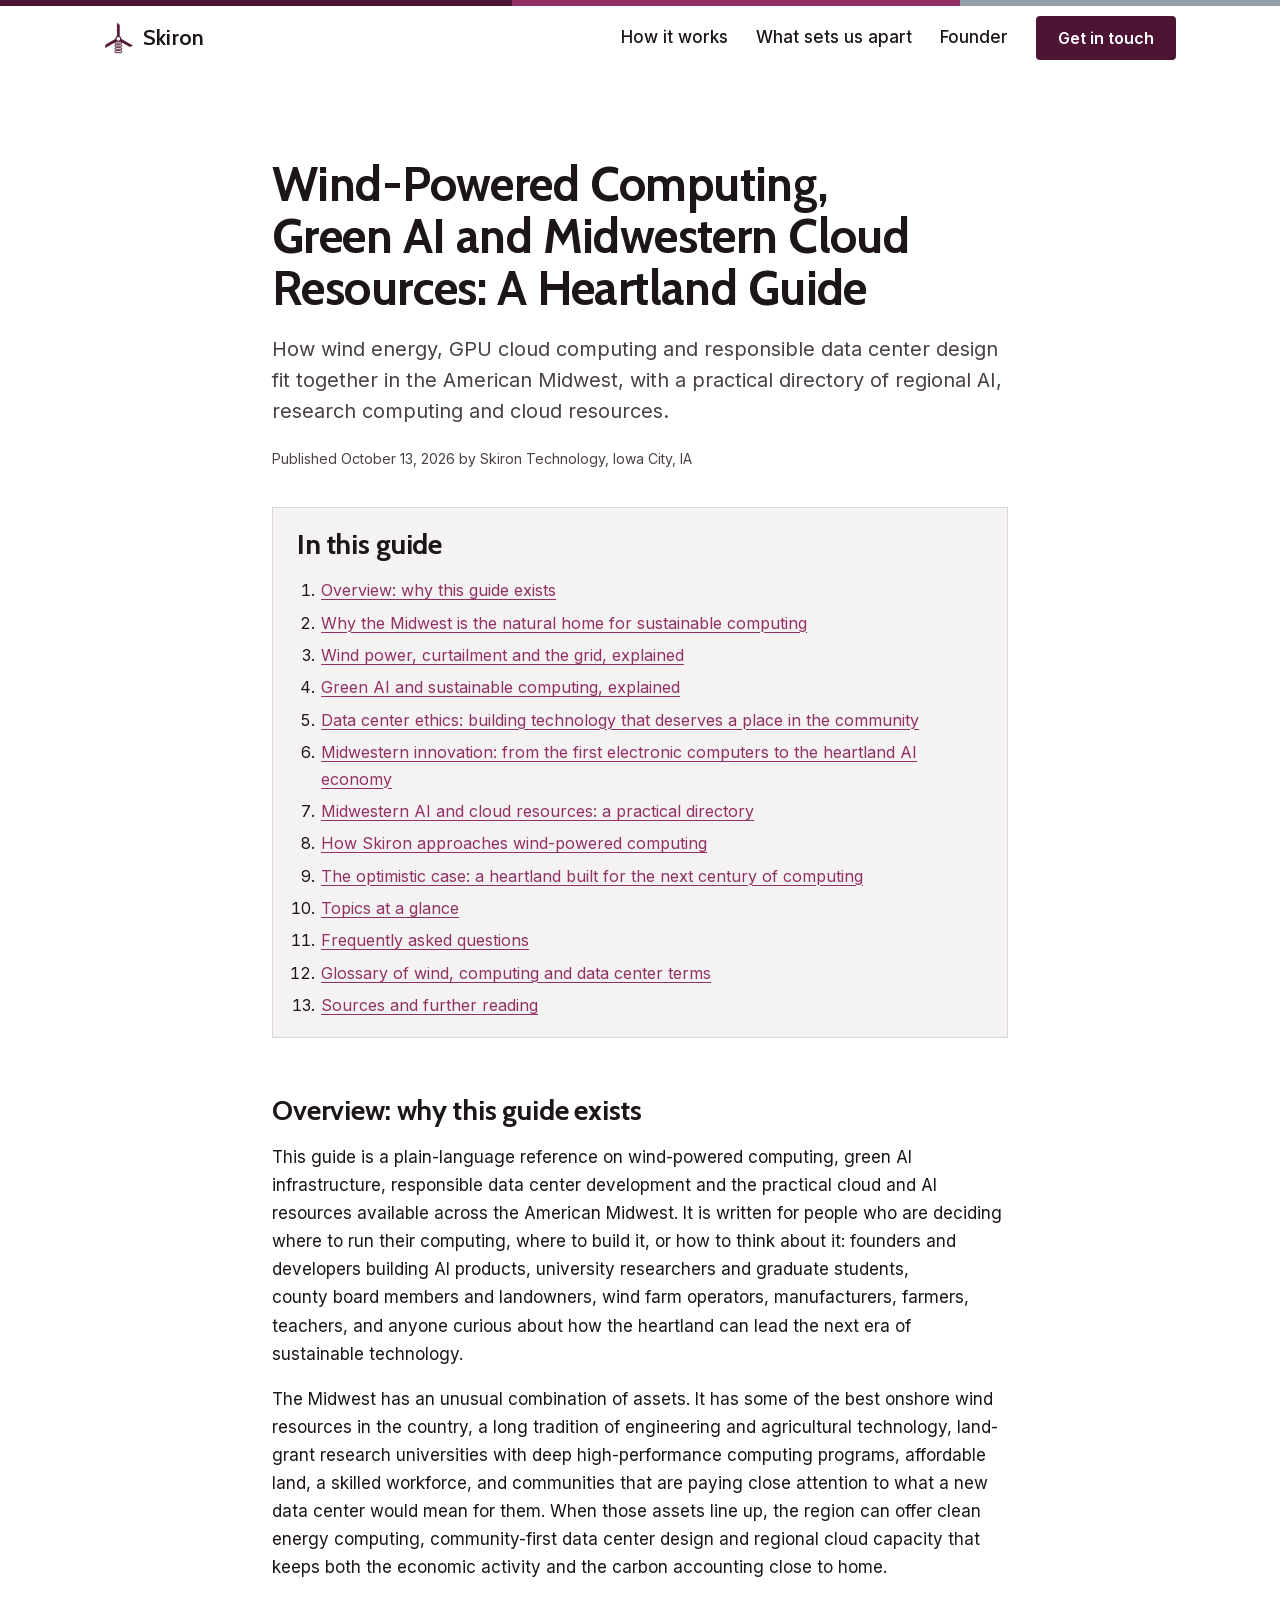
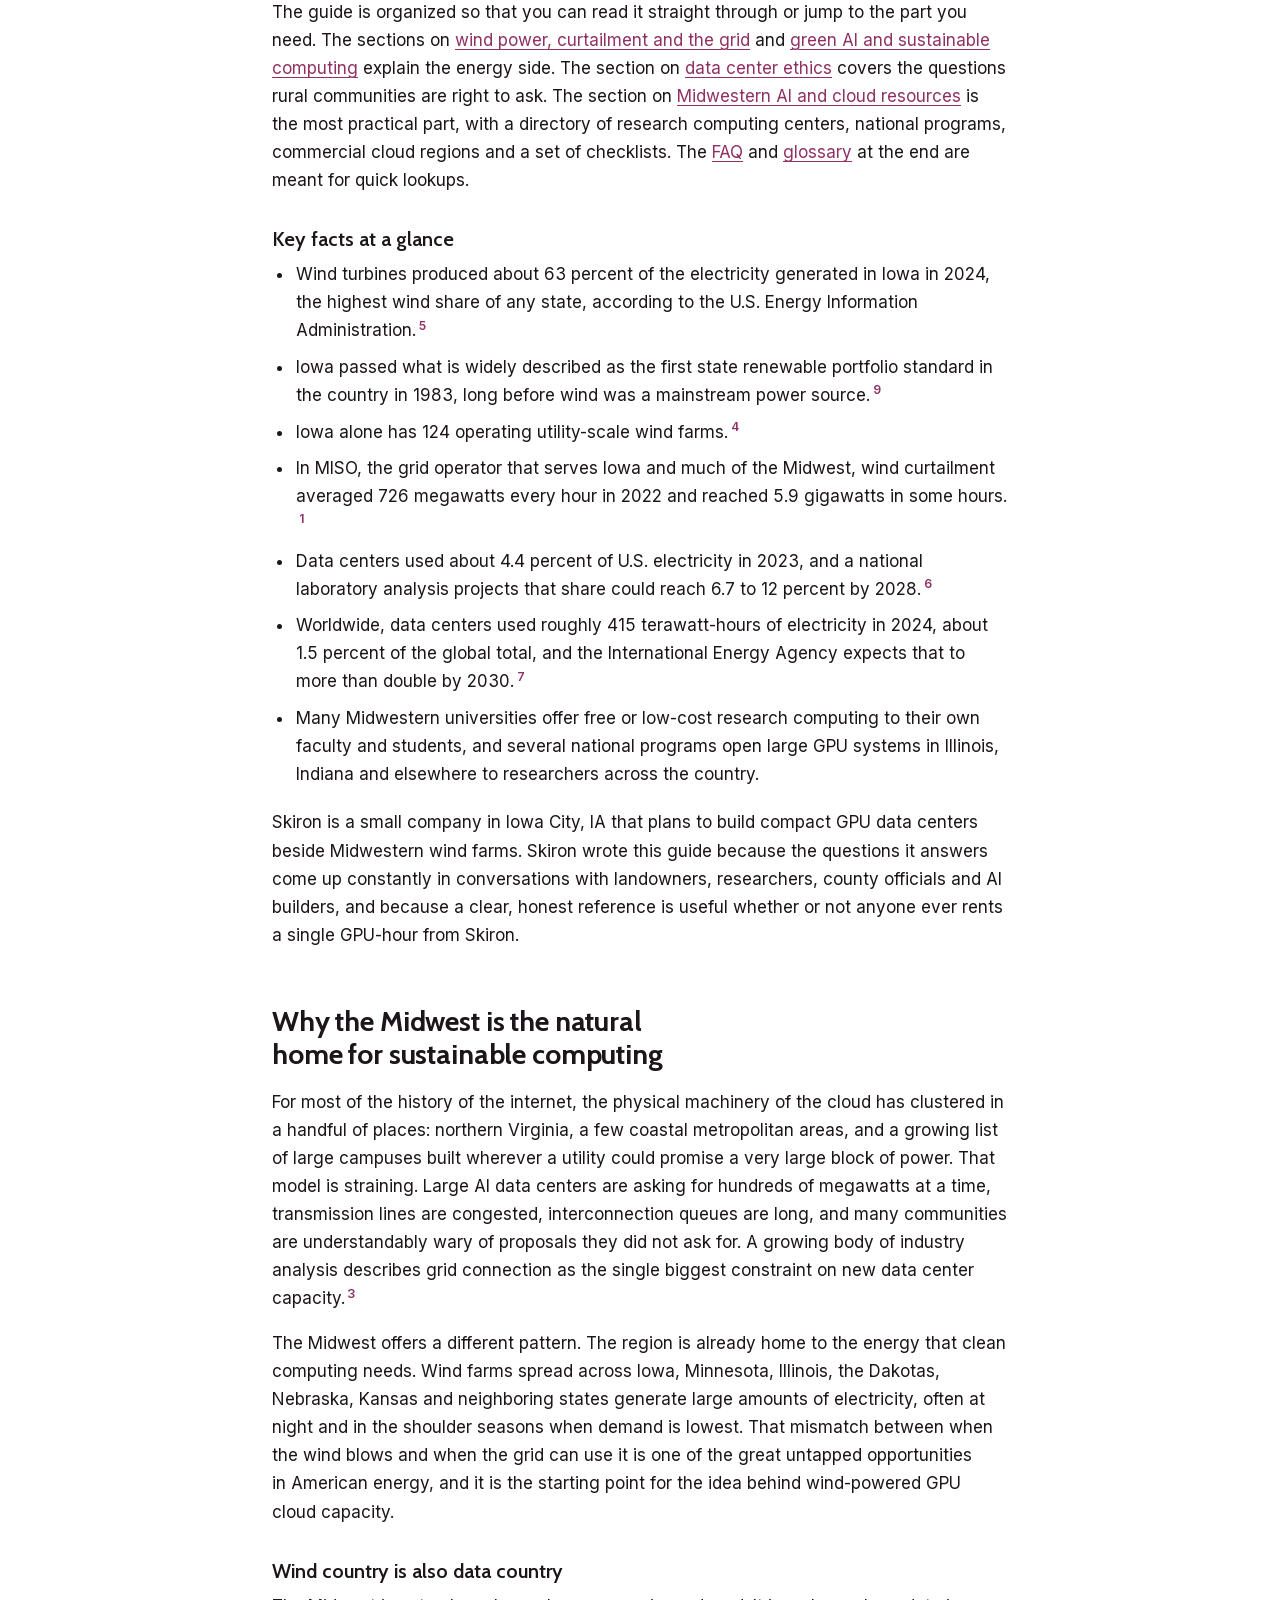
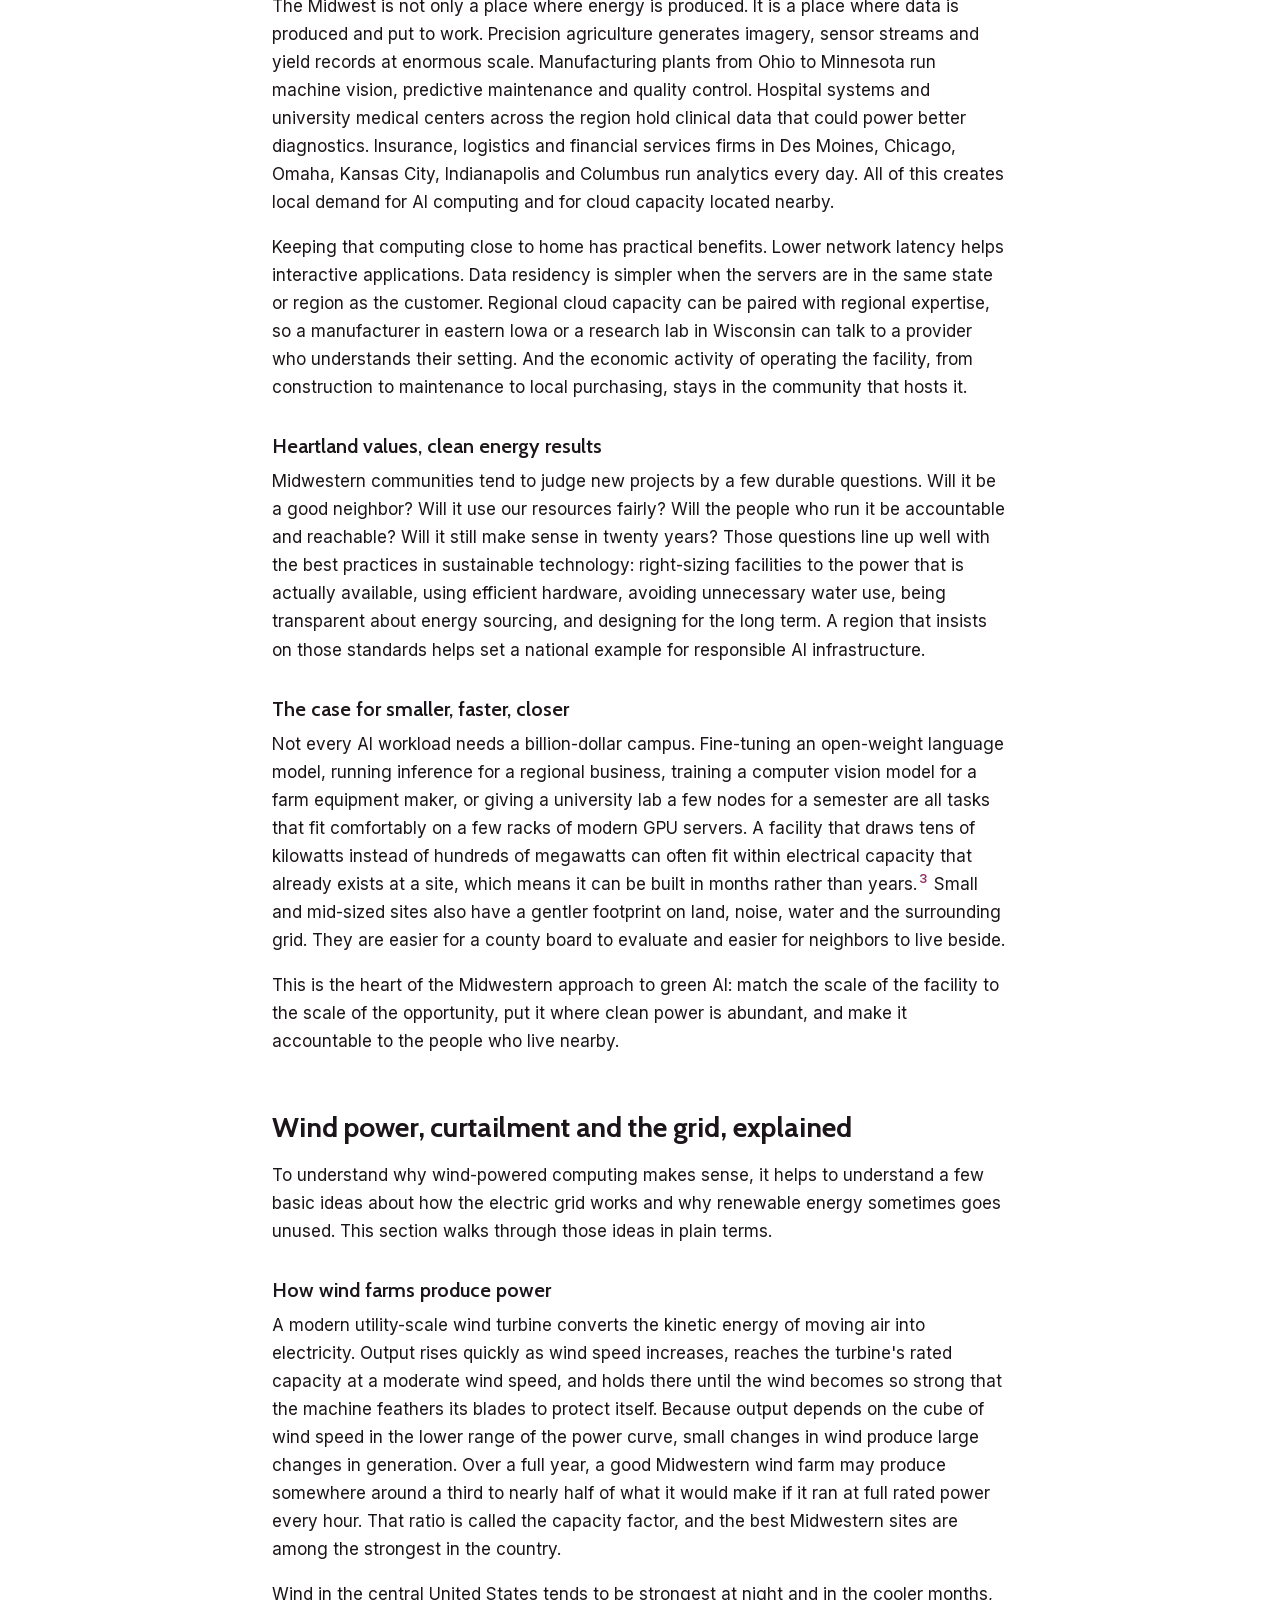
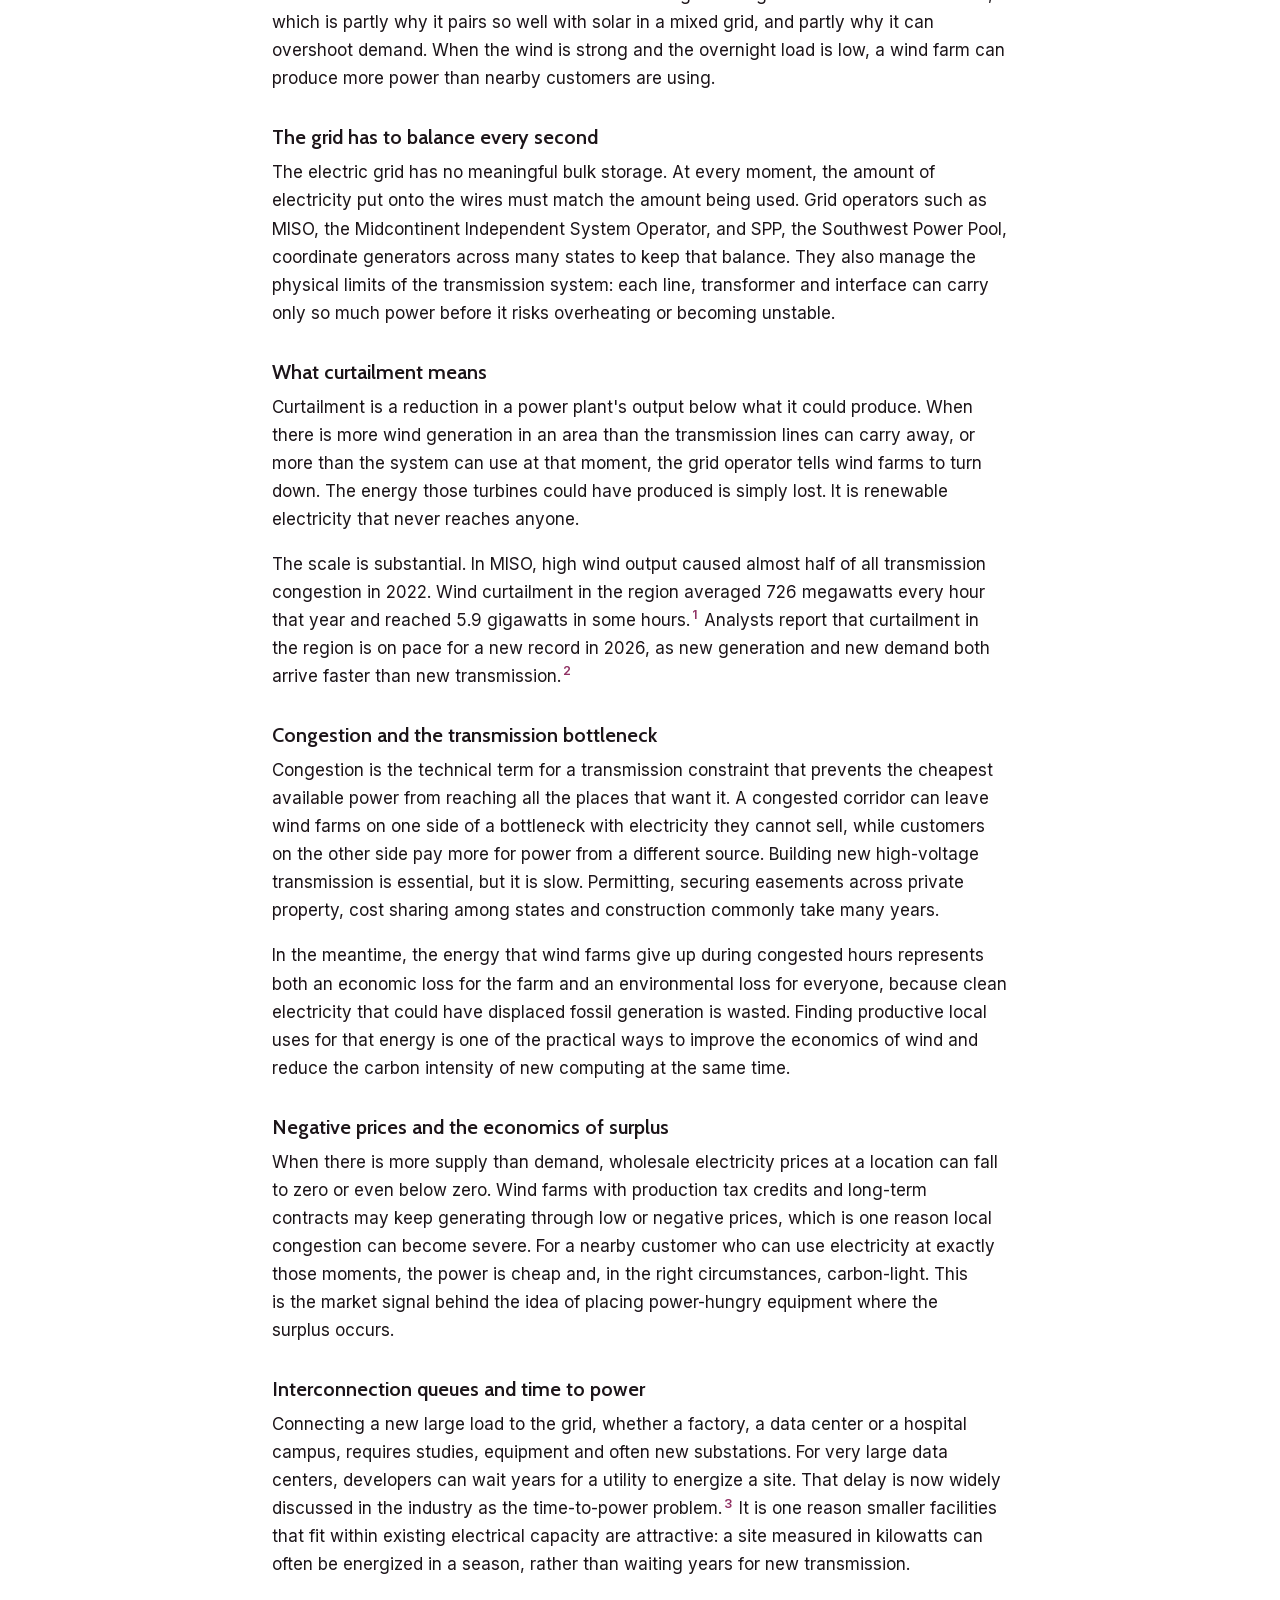
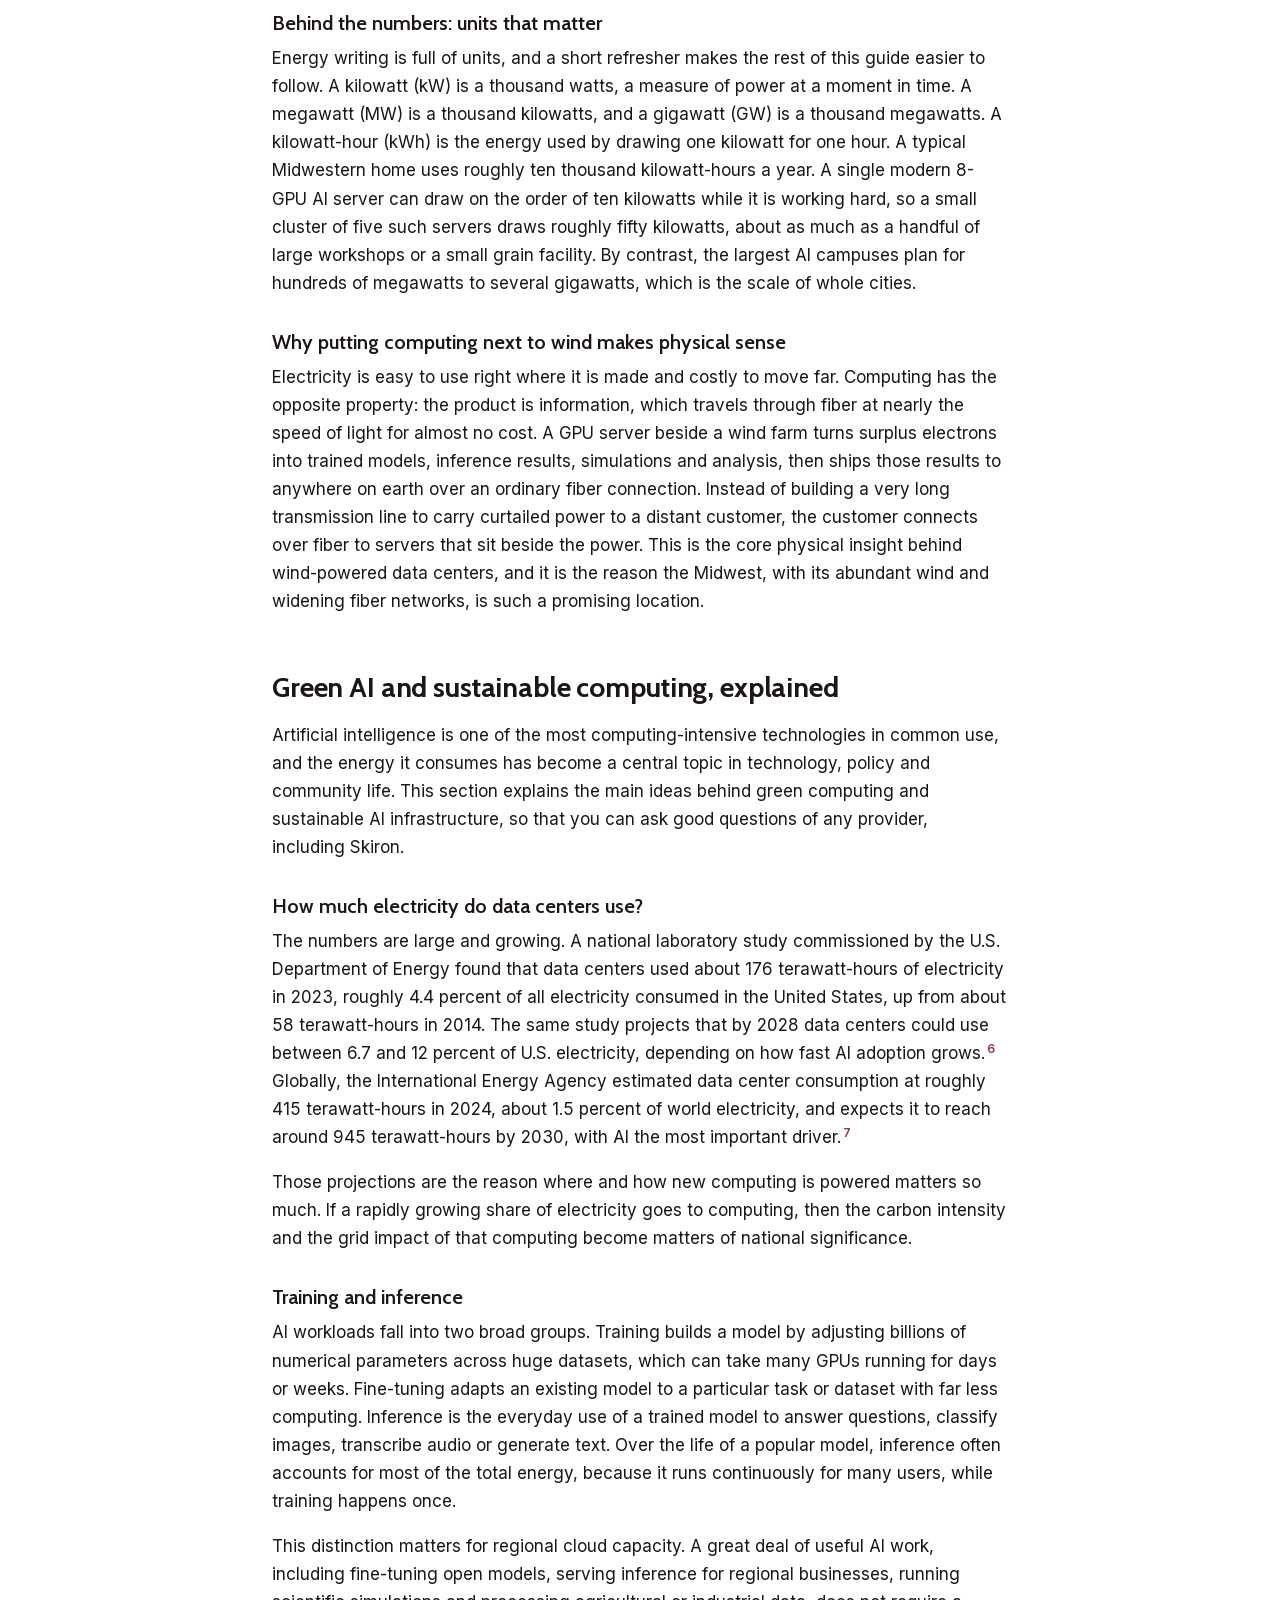
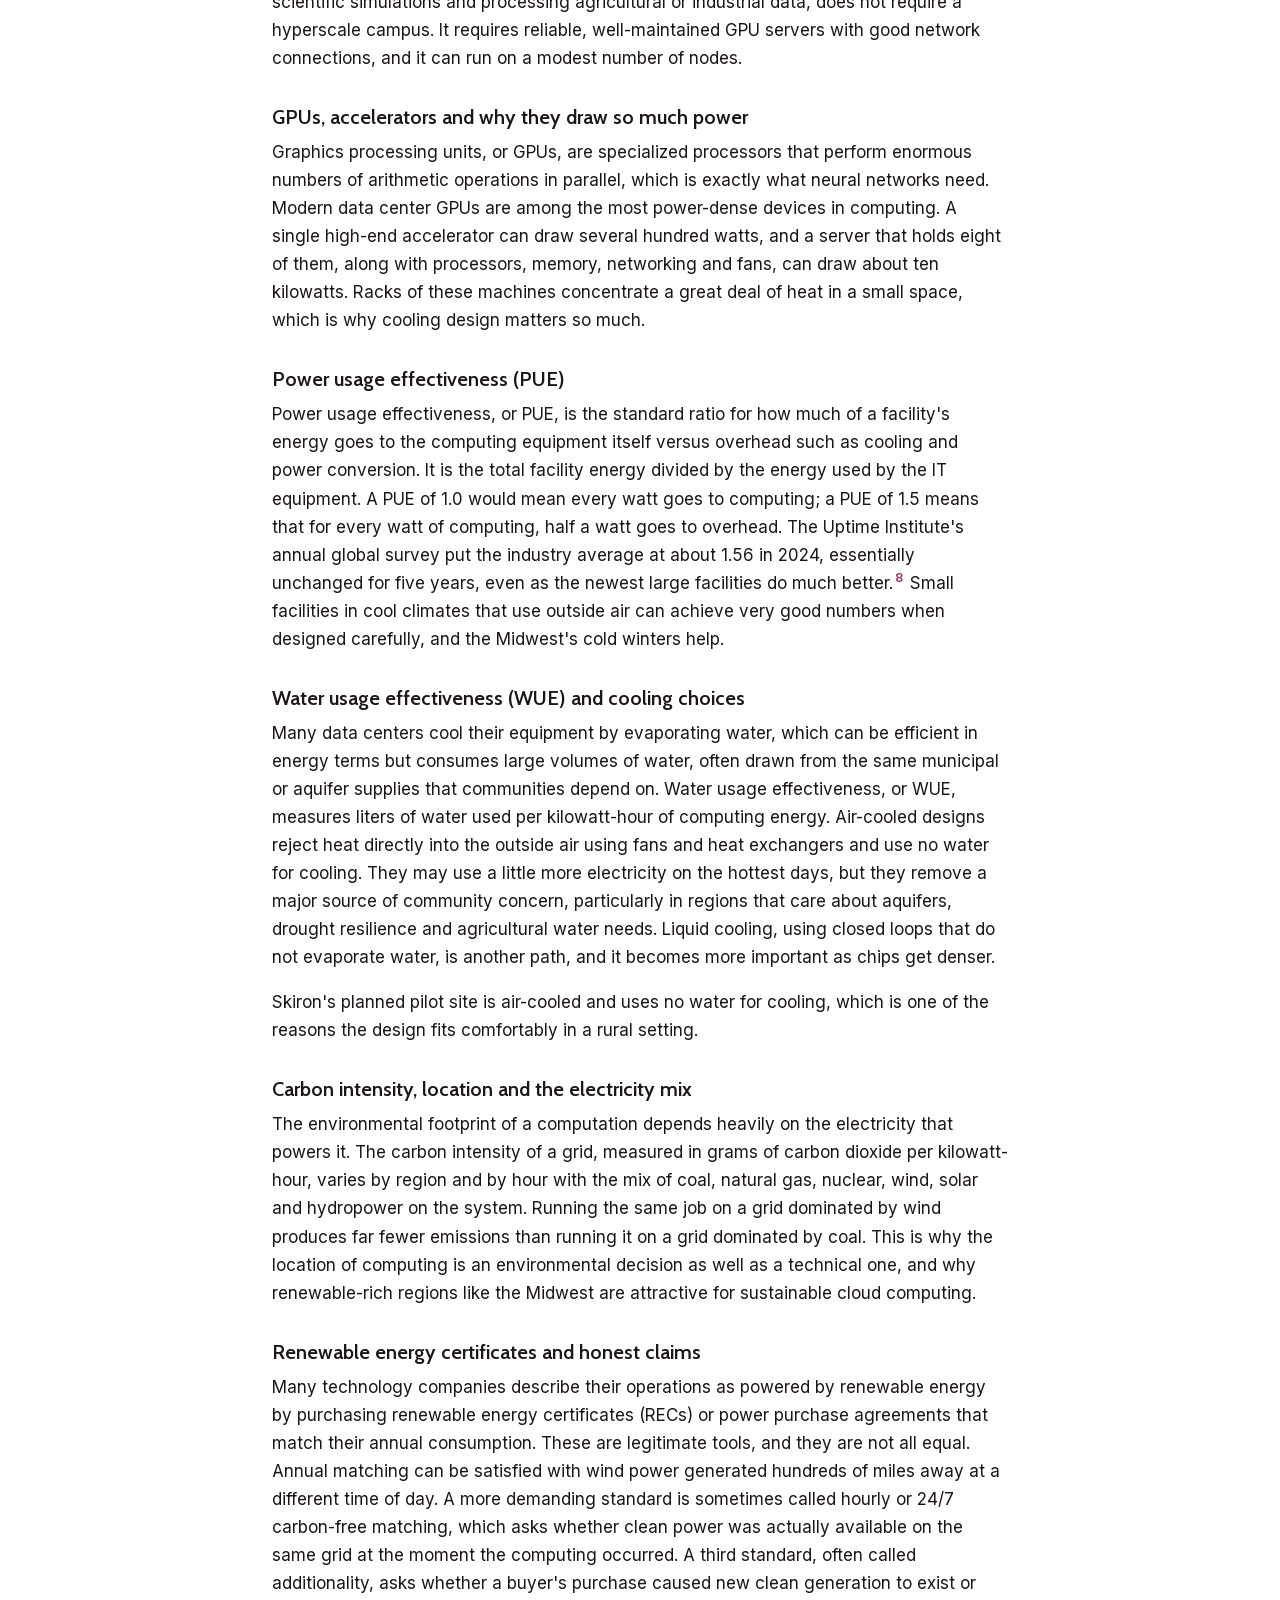
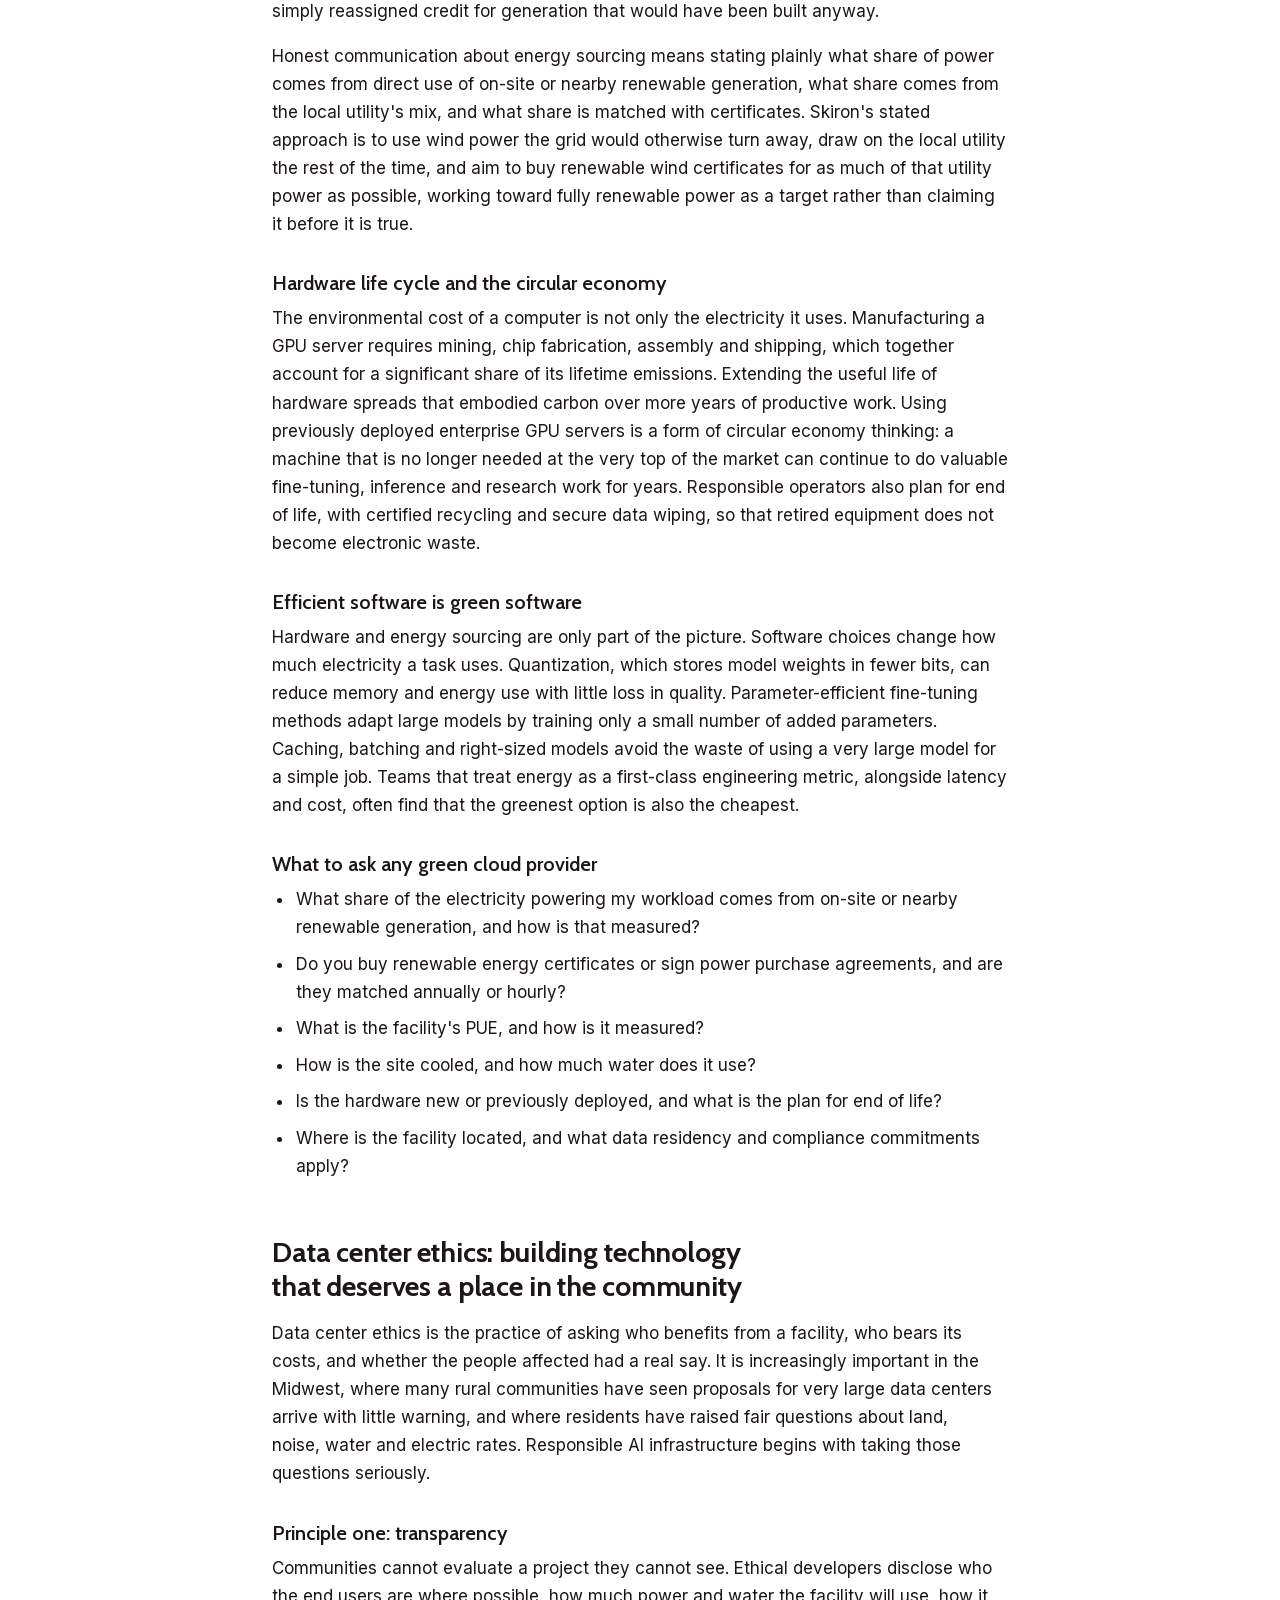
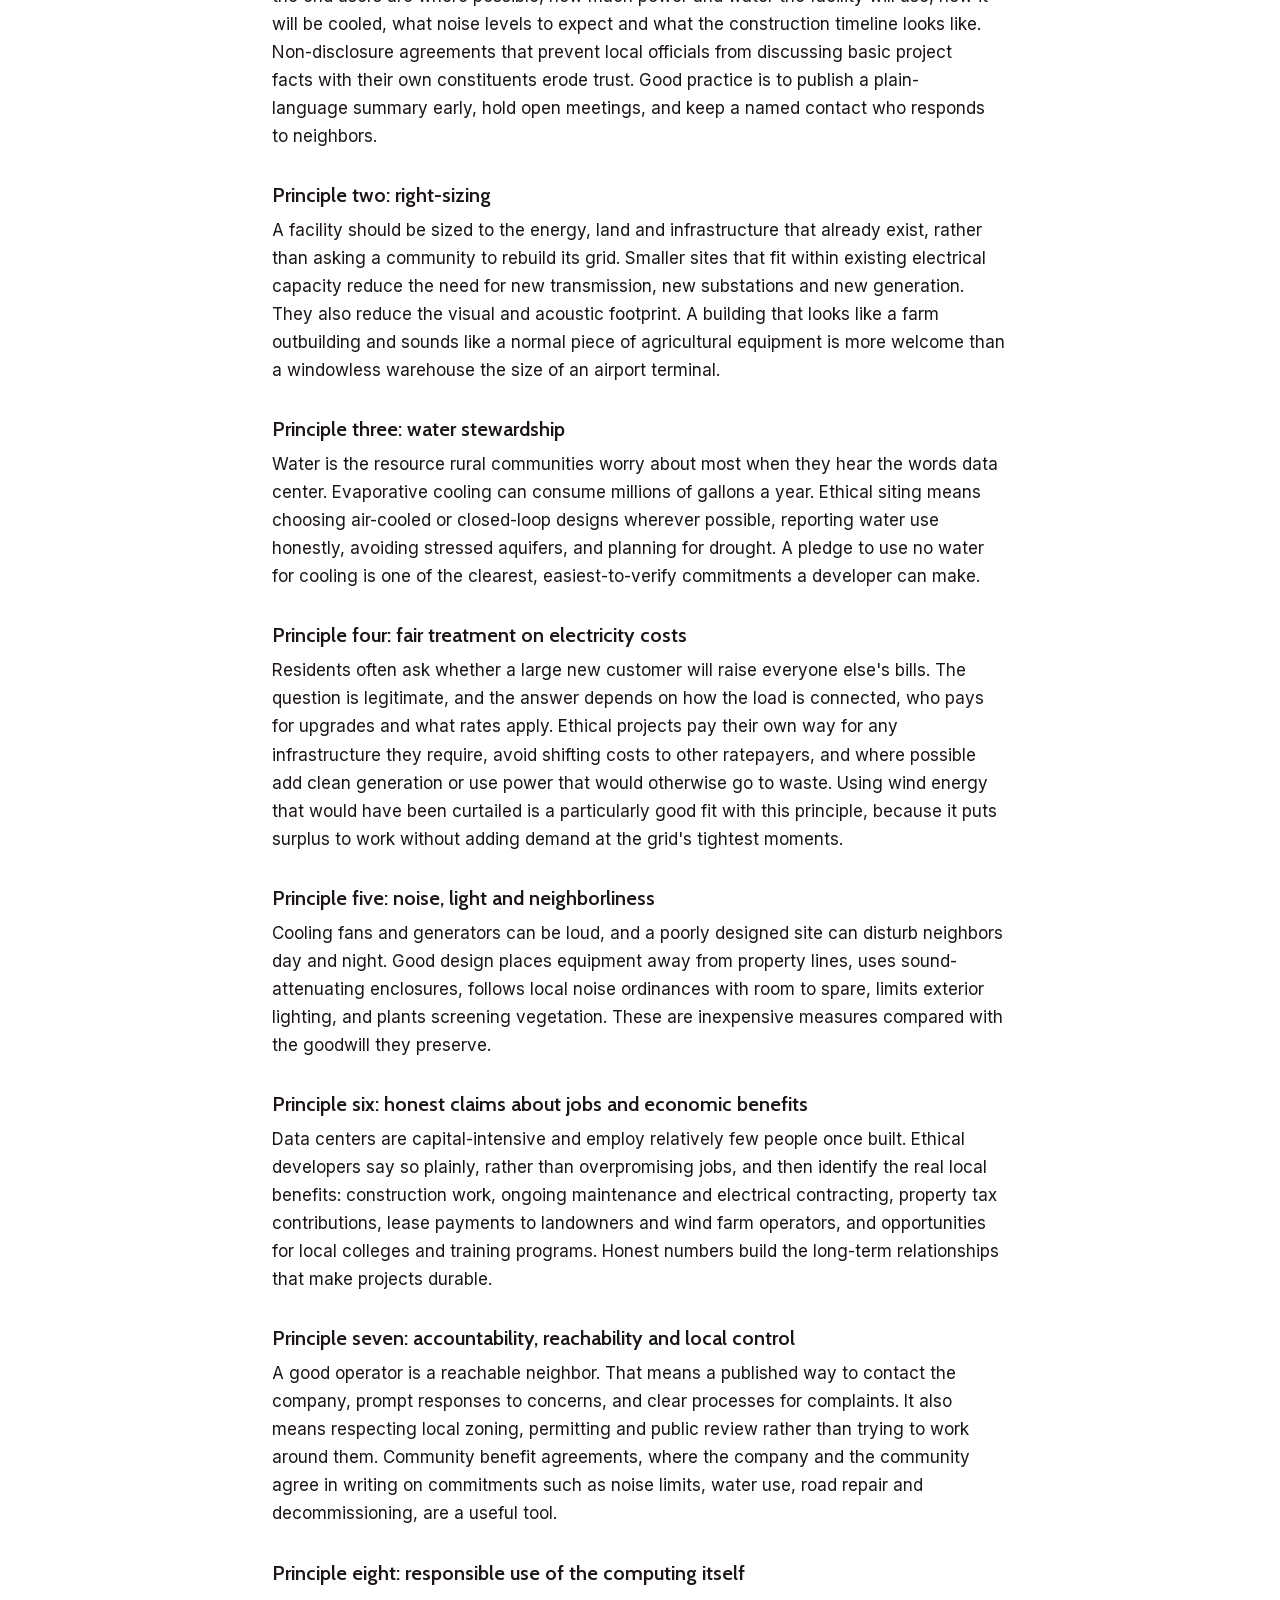
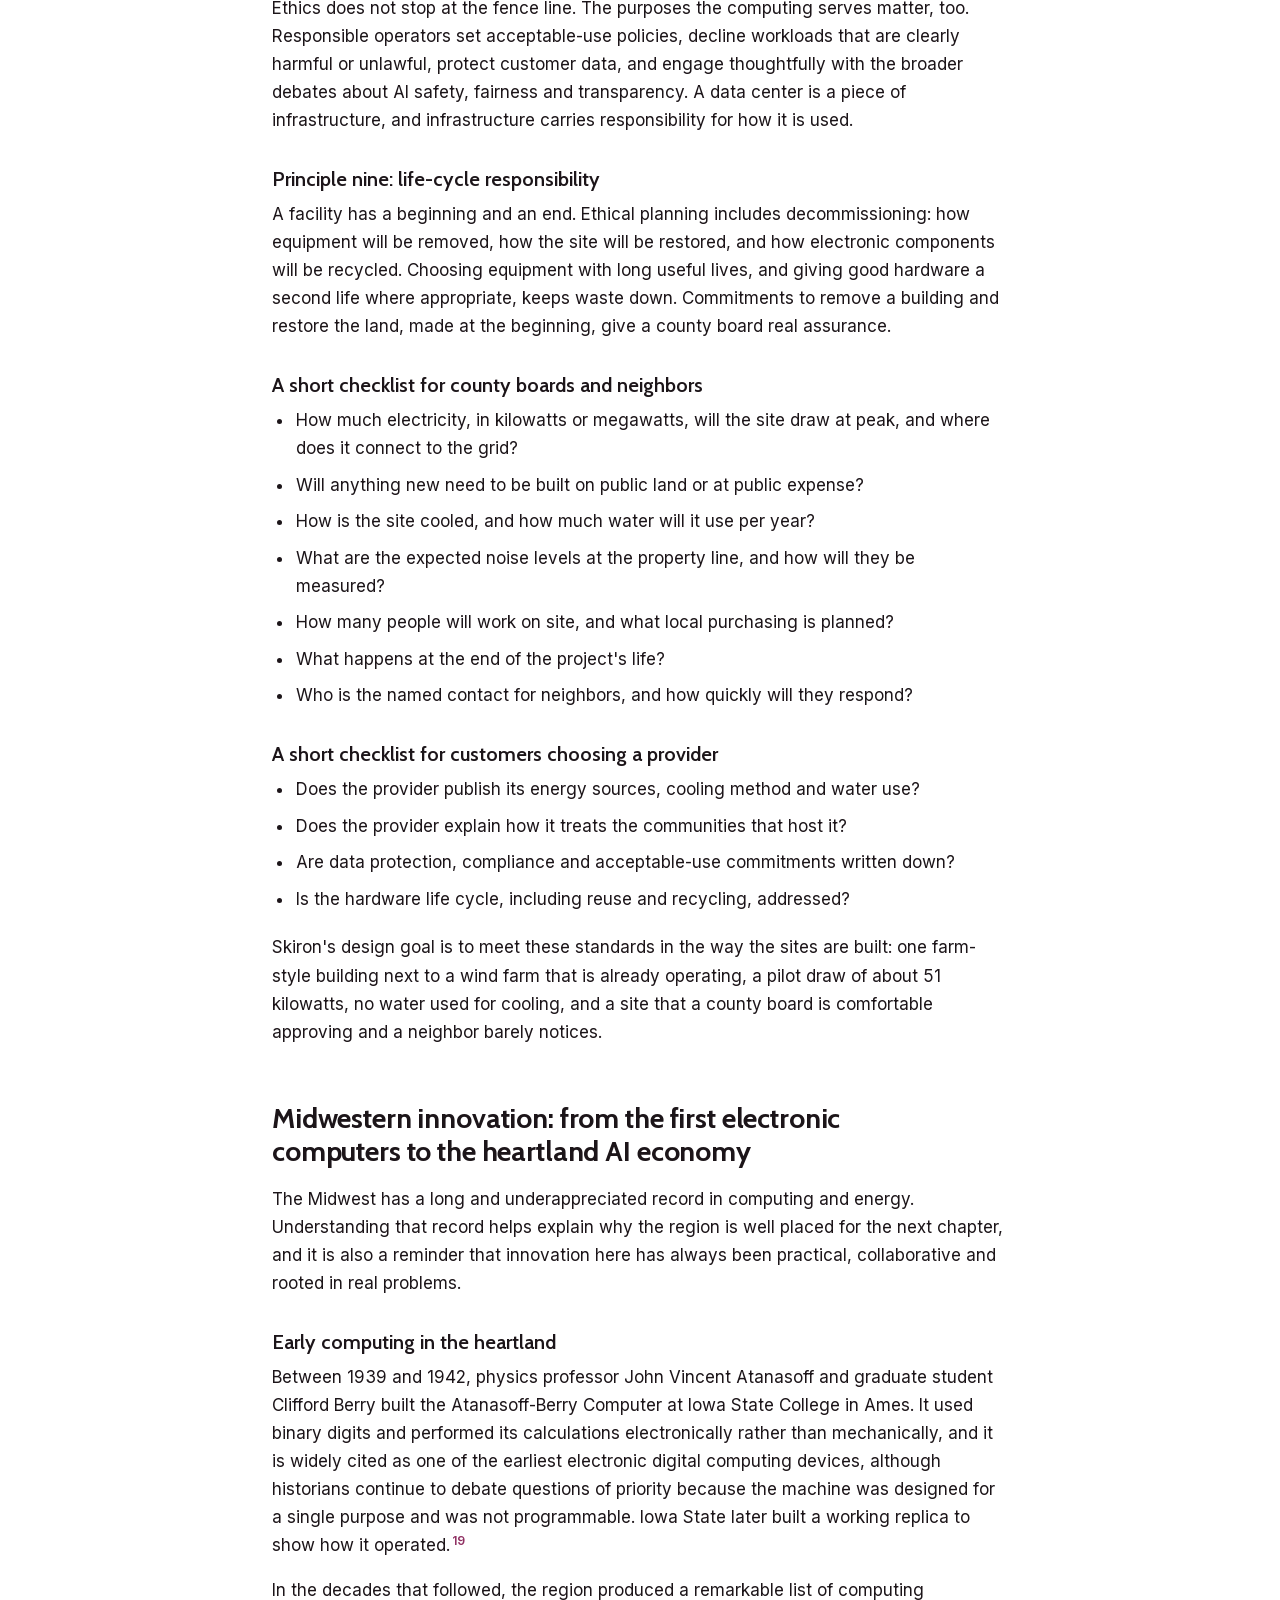
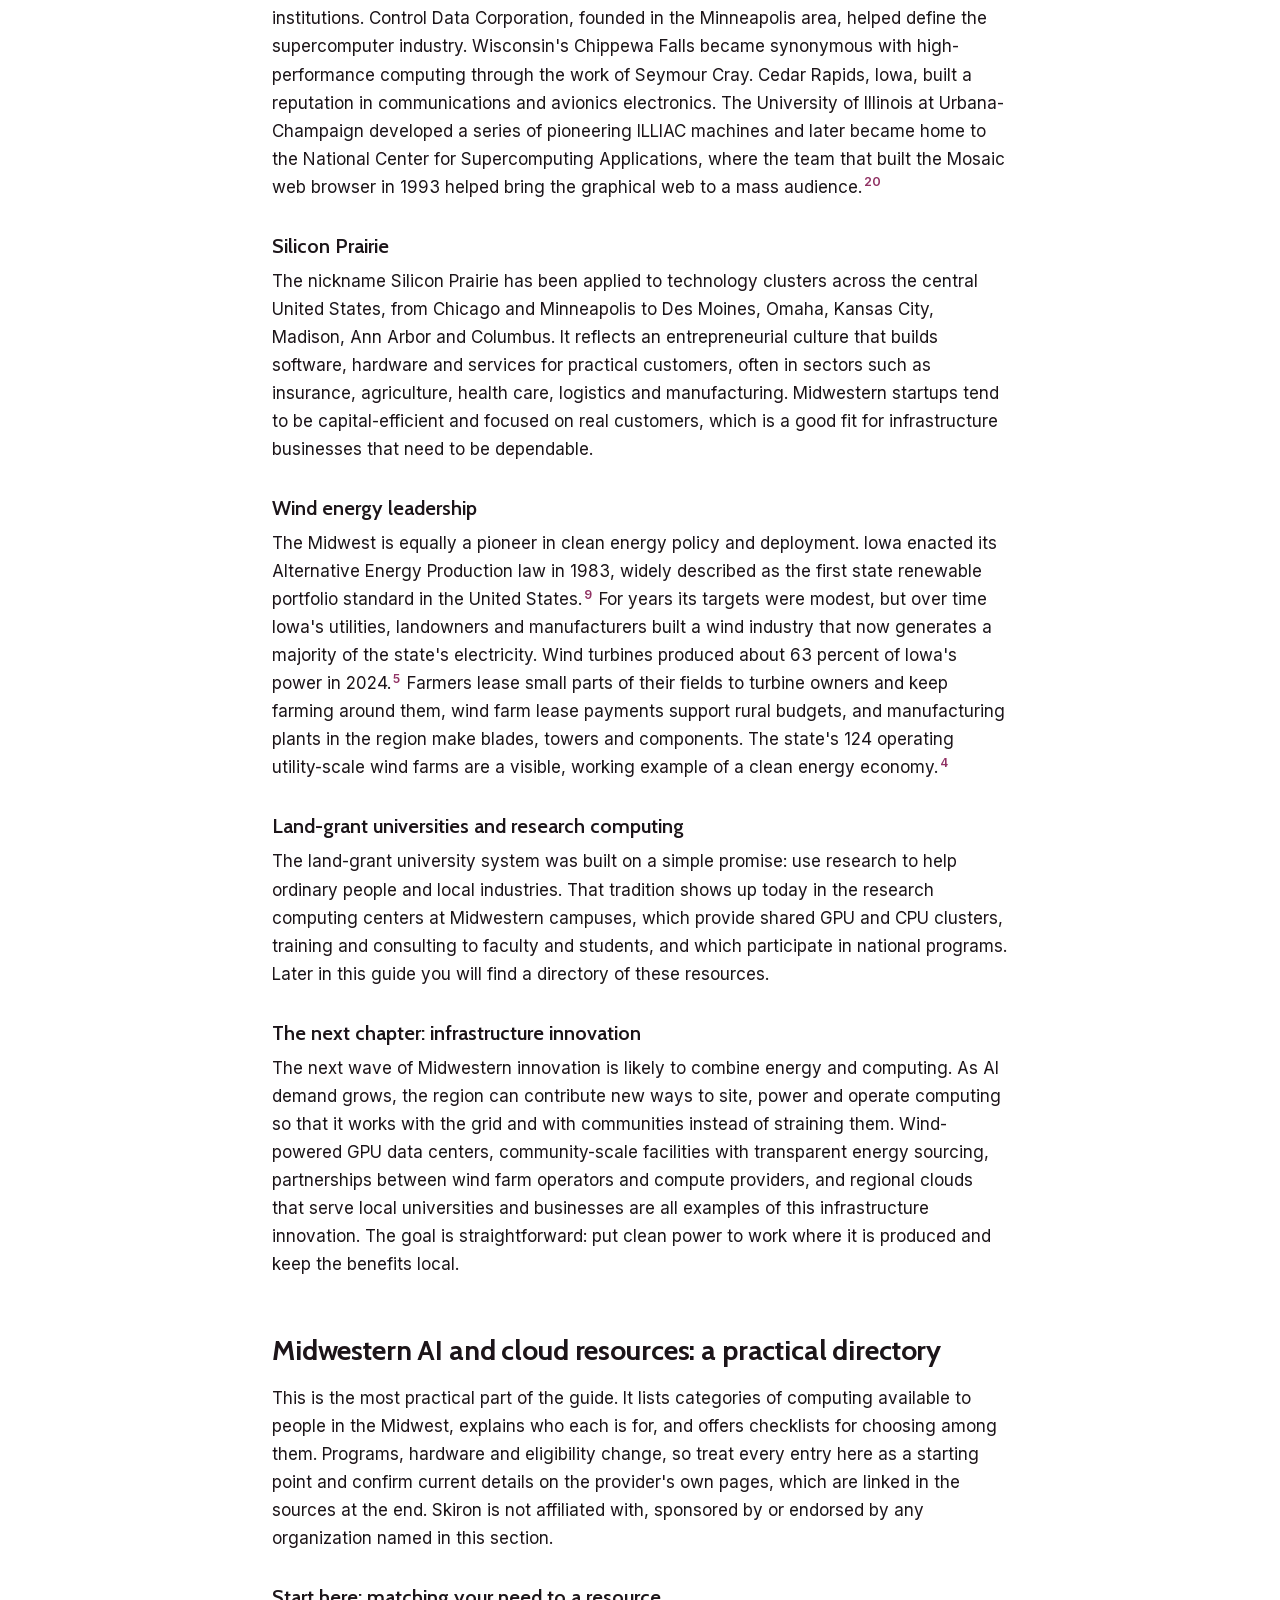
<file: midwest-green-compute-guide.html>
<!doctype html>
<html lang="en">
<head>
<meta charset="utf-8">
<meta name="viewport" content="width=device-width, initial-scale=1, viewport-fit=cover">
<title>Midwestern Wind-Powered Computing, Green AI and Cloud Resources | Skiron</title>
<meta name="description" content="A plain-language guide to wind-powered computing, green AI infrastructure, data center ethics and Midwestern AI and cloud resources, from Skiron in Iowa City, IA.">
<meta name="keywords" content="wind-powered computing, green AI, sustainable data centers, Midwest cloud computing, Midwest AI resources, GPU cloud, renewable energy, curtailment, data center ethics, Iowa, research computing, clean energy computing">
<meta name="robots" content="index, follow, max-snippet:-1, max-image-preview:large">
<link rel="canonical" href="https://tjwalsh1.github.io/skiron-site/midwest-green-compute-guide.html">
<meta name="color-scheme" content="light">
<meta name="theme-color" content="#FFFFFF">
<link rel="icon" href="assets/img/favicon.svg" type="image/svg+xml">
<link rel="icon" href="assets/img/favicon-32.png" sizes="32x32" type="image/png">
<link rel="apple-touch-icon" href="assets/img/apple-touch-icon.png">
<meta property="og:type" content="article">
<meta property="og:site_name" content="Skiron Technology">
<meta property="og:title" content="Wind-Powered Computing, Green AI and Midwestern Cloud Resources: A Heartland Guide">
<meta property="og:description" content="A plain-language guide to wind-powered computing, green AI infrastructure, data center ethics and Midwestern AI and cloud resources, from Skiron in Iowa City, IA.">
<meta property="og:url" content="https://tjwalsh1.github.io/skiron-site/midwest-green-compute-guide.html">
<meta property="og:image" content="https://tjwalsh1.github.io/skiron-site/assets/img/og-image.png">
<meta property="og:image:width" content="1200">
<meta property="og:image:height" content="630">
<meta property="og:image:alt" content="Skiron. Compute that runs on Iowa wind.">
<meta property="article:published_time" content="2026-10-13">
<meta name="twitter:card" content="summary_large_image">
<meta name="twitter:title" content="Wind-Powered Computing, Green AI and Midwestern Cloud Resources: A Heartland Guide">
<meta name="twitter:description" content="A plain-language guide to wind-powered computing, green AI infrastructure, data center ethics and Midwestern AI and cloud resources, from Skiron in Iowa City, IA.">
<meta name="twitter:image" content="https://tjwalsh1.github.io/skiron-site/assets/img/og-image.png">
<link rel="preload" href="assets/fonts/inter-latin.woff2" as="font" type="font/woff2" crossorigin>
<link rel="preload" href="assets/fonts/cabin-latin.woff2" as="font" type="font/woff2" crossorigin>
<link rel="stylesheet" href="assets/css/site.css">
<link rel="stylesheet" href="assets/css/guide.css">
<script>document.documentElement.classList.add('js');if(!matchMedia('(prefers-reduced-motion: reduce)').matches)document.documentElement.classList.add('motion')</script>
<script src="assets/js/site.js" defer></script>
<script type="application/ld+json">
{
  "@context": "https://schema.org",
  "@graph": [
    {
      "@type": "Article",
      "headline": "Wind-Powered Computing, Green AI and Midwestern Cloud Resources: A Heartland Guide",
      "description": "A plain-language guide to wind-powered computing, green AI infrastructure, data center ethics and Midwestern AI and cloud resources, from Skiron in Iowa City, IA.",
      "datePublished": "2026-10-13",
      "dateModified": "2026-10-13",
      "inLanguage": "en-US",
      "mainEntityOfPage": "https://tjwalsh1.github.io/skiron-site/midwest-green-compute-guide.html",
      "image": "https://tjwalsh1.github.io/skiron-site/assets/img/og-image.png",
      "author": {
        "@type": "Organization",
        "name": "Skiron Technology",
        "url": "https://tjwalsh1.github.io/skiron-site/",
        "logo": "https://tjwalsh1.github.io/skiron-site/assets/img/apple-touch-icon.png"
      },
      "publisher": {
        "@type": "Organization",
        "name": "Skiron Technology",
        "url": "https://tjwalsh1.github.io/skiron-site/",
        "logo": "https://tjwalsh1.github.io/skiron-site/assets/img/apple-touch-icon.png"
      },
      "keywords": "wind-powered computing, green AI, sustainable data centers, Midwest cloud computing, Midwest AI resources, GPU cloud, renewable energy, curtailment, data center ethics, Iowa, research computing, clean energy computing",
      "about": [
        "Wind power",
        "Curtailment",
        "Green computing",
        "Data center ethics",
        "Midwestern United States",
        "Cloud computing",
        "Artificial intelligence"
      ]
    },
    {
      "@type": "FAQPage",
      "mainEntity": [
        {
          "@type": "Question",
          "name": "What is wind-powered computing?",
          "acceptedAnswer": {
            "@type": "Answer",
            "text": "Wind-powered computing means running servers, such as GPU machines for AI, on electricity generated by wind turbines. The strongest version places the servers next to a wind farm so that they can use energy that the grid would otherwise turn away. It cuts the carbon intensity of the computing and puts surplus clean energy to productive use."
          }
        },
        {
          "@type": "Question",
          "name": "What is curtailment and why does it happen?",
          "acceptedAnswer": {
            "@type": "Answer",
            "text": "Curtailment is a reduction in a power plant's output below what it could produce. It happens when the transmission lines near a wind farm are full or when the grid cannot use all the available power at that moment. In MISO, the grid operator for much of the Midwest, wind curtailment averaged 726 megawatts every hour in 2022 and reached 5.9 gigawatts in some hours."
          }
        },
        {
          "@type": "Question",
          "name": "Why build a data center at a wind farm?",
          "acceptedAnswer": {
            "@type": "Answer",
            "text": "Electricity is costly to move over long distances when lines are congested, but data travels easily over fiber. A data center at the wind farm can use power on the spot and send results anywhere. The wind farm earns money from electricity it would have lost, and the computing customer benefits from lower-cost, lower-carbon power."
          }
        },
        {
          "@type": "Question",
          "name": "How much power does a small GPU data center use?",
          "acceptedAnswer": {
            "@type": "Answer",
            "text": "A single 8-GPU server can draw on the order of ten kilowatts under heavy load. Skiron's planned pilot site, with five such servers holding 40 GPUs, is expected to draw about 51 kilowatts. For comparison, the largest AI campuses plan for hundreds of megawatts or more."
          }
        },
        {
          "@type": "Question",
          "name": "Does a data center beside a wind farm run on 100 percent wind?",
          "acceptedAnswer": {
            "@type": "Answer",
            "text": "Not necessarily, and an honest provider will say so. The wind does not blow every hour. Skiron's plan is to use wind power the grid would otherwise turn away, draw on the local utility the rest of the time, and aim to buy renewable wind certificates for as much of that power as possible, with fully renewable power as the target."
          }
        },
        {
          "@type": "Question",
          "name": "Is air cooling really water-free?",
          "acceptedAnswer": {
            "@type": "Answer",
            "text": "Air-cooled systems reject heat into the outside air with fans and heat exchangers, so they do not evaporate water to cool the equipment. They may use somewhat more electricity on very hot days. Skiron's planned pilot site is air-cooled and uses no water for cooling."
          }
        },
        {
          "@type": "Question",
          "name": "What is a GPU-hour?",
          "acceptedAnswer": {
            "@type": "Answer",
            "text": "A GPU-hour is one graphics processing unit used for one hour. It is the standard way to measure and rent AI computing. Eight GPUs running for three hours is twenty-four GPU-hours. Providers often rent GPUs by the hour, frequently as an entire 8-GPU server at a time."
          }
        },
        {
          "@type": "Question",
          "name": "What can I run on a single 8-GPU server?",
          "acceptedAnswer": {
            "@type": "Answer",
            "text": "A single 8-GPU server can fine-tune many open-weight language models, run inference for a regional business, train computer vision models, process scientific datasets, and support classroom or research projects. Very large training runs that span thousands of GPUs need much bigger clusters, but a great deal of valuable AI work fits on one server."
          }
        },
        {
          "@type": "Question",
          "name": "How can Midwestern university researchers get GPU time?",
          "acceptedAnswer": {
            "@type": "Answer",
            "text": "Start with your campus research computing center, which often provides free accounts to faculty, staff and students. If you need more, apply for an allocation through national programs such as NSF ACCESS and the National AI Research Resource, which include GPU systems in Illinois and Indiana. For workloads made of many independent tasks, the Open Science Pool is free to U.S. academic, government and non-profit users."
          }
        },
        {
          "@type": "Question",
          "name": "Are there free GPU resources for Midwestern students?",
          "acceptedAnswer": {
            "@type": "Answer",
            "text": "Many campus clusters offer free accounts to enrolled students, often through a faculty sponsor. National programs also support educational use. Ask your institution's research computing or IT office what is available and whether a workshop is scheduled."
          }
        },
        {
          "@type": "Question",
          "name": "Which cloud regions are in the Midwest?",
          "acceptedAnswer": {
            "@type": "Answer",
            "text": "Google Cloud's us-central1 region is in Council Bluffs, Iowa. Microsoft Azure's Central US region is in Iowa, and Azure also has a North Central US region in Illinois. Amazon Web Services operates its US East (Ohio) region, us-east-2. Chicago and Columbus are major data center and network hubs. Check each provider's current region list for details."
          }
        },
        {
          "@type": "Question",
          "name": "Why does location matter for the carbon footprint of AI?",
          "acceptedAnswer": {
            "@type": "Answer",
            "text": "The same computation produces very different emissions depending on the electricity mix of the grid that powers it. A job running mostly on wind power generates far less carbon dioxide than the same job running mostly on coal. Siting computing where clean power is abundant, and being transparent about the mix, is one of the most effective ways to make AI greener."
          }
        },
        {
          "@type": "Question",
          "name": "What is PUE and what is a good value?",
          "acceptedAnswer": {
            "@type": "Answer",
            "text": "Power usage effectiveness (PUE) is the total energy a facility uses divided by the energy used by its computing equipment. Lower is better, and 1.0 is the theoretical minimum. An industry survey reported an average of about 1.56 in 2024, while well-designed modern facilities, particularly in cool climates, can achieve noticeably lower numbers."
          }
        },
        {
          "@type": "Question",
          "name": "How do data centers affect local electric bills?",
          "acceptedAnswer": {
            "@type": "Answer",
            "text": "It depends on the project. The key questions are who pays for the grid upgrades a new load requires, what rate the facility pays, and whether new clean generation is added or surplus power is used. A small facility that fits within existing capacity and uses energy that would otherwise be curtailed is less likely to require costly new infrastructure. Residents are right to ask for these details in writing."
          }
        },
        {
          "@type": "Question",
          "name": "How many jobs does a data center create?",
          "acceptedAnswer": {
            "@type": "Answer",
            "text": "Data centers are capital-intensive and typically employ relatively few people once they are built. The local benefits usually come from construction, ongoing maintenance and electrical work, lease payments to landowners, local purchasing, property taxes, and training opportunities. Honest developers describe those benefits plainly rather than promising large numbers of permanent jobs."
          }
        },
        {
          "@type": "Question",
          "name": "What should a county board ask a data center developer?",
          "acceptedAnswer": {
            "@type": "Answer",
            "text": "Ask how much power the site will draw, how it connects to the grid, how it is cooled, how much water it will use, what noise levels to expect at the property line, how many people will work there, what local contracts are planned, what happens at the end of the project, and who neighbors can contact. The checklist in the data center ethics section above covers these points."
          }
        },
        {
          "@type": "Question",
          "name": "What is data residency and why does it matter?",
          "acceptedAnswer": {
            "@type": "Answer",
            "text": "Data residency is the requirement or preference that data be stored and processed in a specific country, state or region. It matters for legal compliance, customer trust and latency. Regional cloud providers and regions located in the Midwest make it easier to keep data close to the organizations that own it."
          }
        },
        {
          "@type": "Question",
          "name": "What is the difference between training, fine-tuning and inference?",
          "acceptedAnswer": {
            "@type": "Answer",
            "text": "Training builds a model from scratch on a very large dataset and needs the most computing. Fine-tuning adapts an existing model to a specific task using far less computing. Inference is using a trained model to produce answers or predictions. Fine-tuning and inference make up a large share of everyday AI work and fit well on small, regionally located GPU servers."
          }
        },
        {
          "@type": "Question",
          "name": "What are renewable energy certificates and are they enough?",
          "acceptedAnswer": {
            "@type": "Answer",
            "text": "Renewable energy certificates (RECs) represent the environmental attributes of one megawatt-hour of renewable electricity. Buying them is a recognized way to support renewable generation and to match consumption on paper. They are most meaningful when paired with clear reporting on how closely the renewable generation matches the time and place of the computing, and with efforts to use clean power directly."
          }
        },
        {
          "@type": "Question",
          "name": "Why use previously deployed GPU servers?",
          "acceptedAnswer": {
            "@type": "Answer",
            "text": "Using servers that have already been manufactured spreads their embodied carbon across more years of useful work, reduces electronic waste, and lowers the cost of capacity. Enterprise GPU servers are built to run for years, and many can continue to do valuable fine-tuning, inference and research work long after they leave the very top of the market."
          }
        },
        {
          "@type": "Question",
          "name": "How long does it take to build a small data center?",
          "acceptedAnswer": {
            "@type": "Answer",
            "text": "It varies with the site, the permits and the equipment. Skiron's current plan for its pilot site is 10 to 16 weeks after the site and power agreement are signed. Very large data centers can wait years for a grid connection, which is one reason small sites that fit within existing electrical capacity are attractive."
          }
        },
        {
          "@type": "Question",
          "name": "What does the Midwest offer AI companies that other regions do not?",
          "acceptedAnswer": {
            "@type": "Answer",
            "text": "The Midwest combines abundant wind energy, available land, lower costs, a strong base of universities and research computing centers, a skilled and practical workforce, and communities that expect responsible development. That combination supports sustainable, community-first AI infrastructure and regional cloud capacity close to customers."
          }
        },
        {
          "@type": "Question",
          "name": "Where is Skiron based and how can I reach the company?",
          "acceptedAnswer": {
            "@type": "Answer",
            "text": "Skiron Technology is based in Iowa City, IA. The company is planning its first site at a central or eastern Iowa wind farm. You can reach Skiron through the contact form on the home page, and Skiron will respond."
          }
        },
        {
          "@type": "Question",
          "name": "Is Skiron affiliated with the organizations named in this guide?",
          "acceptedAnswer": {
            "@type": "Answer",
            "text": "No. Skiron is not affiliated with, sponsored by or endorsed by any university, laboratory, government program, cloud provider, hardware maker or other organization named in this guide. They are mentioned only as publicly available resources, and their programs and eligibility rules are set by them."
          }
        }
      ]
    }
  ]
}
</script>
</head>
<body>
<a class="skip" href="#main">Skip to content</a>
<div class="bar bar--top" aria-hidden="true"><span></span><span></span><span></span></div>
<header class="site-header">
  <div class="wrap">
    <a class="brand" href="index.html"><svg class="mark" viewBox="120 55 1780 1930" width="29" height="32" aria-hidden="true" focusable="false"><g class="stk" fill="none" stroke="currentColor" stroke-width="58"><rect x="790" y="1263" width="420" height="122.8" rx="70"/><rect x="790" y="1441.8" width="420" height="122.8" rx="70"/><rect x="790" y="1620.5" width="420" height="122.8" rx="70"/><rect x="790" y="1799.2" width="420" height="122.8" rx="70"/></g><g transform="translate(1000 1072)"><g fill="currentColor" stroke="currentColor" stroke-width="22" stroke-linejoin="miter" stroke-miterlimit="10"><path d="M-74 -965.9 74 -854.7 74 0 -74 -0Z"/><path d="M-776.9 361.9 -800.4 546.2 36.9 64.1 -36.9 -64.1Z"/><path d="M875.8 413.6 706.2 487.3 -36.6 64.3 36.6 -64.3Z"/></g><circle r="150" style="fill:var(--surface,var(--paper,#fff))" stroke="currentColor" stroke-width="64"/></g></svg><span>Skiron</span></a>
    <button class="nav-toggle" type="button" aria-expanded="false" aria-controls="site-nav">Menu</button>
    <nav id="site-nav" class="nav" aria-label="Main">
      <a href="index.html#how">How it works</a>
      <a href="index.html#different">What sets us apart</a>
      <a href="index.html#founder">Founder</a>
      <a class="btn" href="index.html#contact">Get in touch</a>
    </nav>
  </div>
</header>

<main id="main" class="guide">
  <div class="wrap">
    <article class="guide-inner">
<header>
<h1>Wind-Powered Computing, Green AI and Midwestern Cloud Resources: A Heartland Guide</h1>
<p class="dek">How wind energy, GPU cloud computing and responsible data center design fit together in the American Midwest, with a practical directory of regional AI, research computing and cloud resources.</p>
<p class="byline">Published October 13, 2026 by Skiron Technology, Iowa City, IA</p>
</header>

<nav class="guide-toc" aria-labelledby="toc-h">
<h2 id="toc-h">In this guide</h2>
<ol>
<li><a href="#overview">Overview: why this guide exists</a></li>
<li><a href="#why-midwest">Why the Midwest is the natural home for sustainable computing</a></li>
<li><a href="#wind-curtailment-grid">Wind power, curtailment and the grid, explained</a></li>
<li><a href="#green-computing">Green AI and sustainable computing, explained</a></li>
<li><a href="#data-center-ethics">Data center ethics: building technology that deserves a place in the community</a></li>
<li><a href="#midwest-innovation">Midwestern innovation: from the first electronic computers to the heartland AI economy</a></li>
<li><a href="#midwest-ai-cloud-resources">Midwestern AI and cloud resources: a practical directory</a></li>
<li><a href="#skiron-approach">How Skiron approaches wind-powered computing</a></li>
<li><a href="#future-optimism">The optimistic case: a heartland built for the next century of computing</a></li>
<li><a href="#topics">Topics at a glance</a></li>
<li><a href="#faq">Frequently asked questions</a></li>
<li><a href="#glossary">Glossary of wind, computing and data center terms</a></li>
<li><a href="#sources">Sources and further reading</a></li>
</ol>
</nav>

<section id="overview" aria-labelledby="overview-h">
<h2 id="overview-h">Overview: why this guide exists</h2>
<p>This guide is a plain-language reference on wind-powered computing, green AI infrastructure, responsible data center development and the practical cloud and AI resources available across the American Midwest. It is written for people who are deciding where to run their computing, where to build it, or how to think about it: founders and developers building AI products, university researchers and graduate students, county board members and landowners, wind farm operators, manufacturers, farmers, teachers, and anyone curious about how the heartland can lead the next era of sustainable technology.</p>
<p>The Midwest has an unusual combination of assets. It has some of the best onshore wind resources in the country, a long tradition of engineering and agricultural technology, land-grant research universities with deep high-performance computing programs, affordable land, a skilled workforce, and communities that are paying close attention to what a new data center would mean for them. When those assets line up, the region can offer clean energy computing, community-first data center design and regional cloud capacity that keeps both the economic activity and the carbon accounting close to home.</p>
<p>The guide is organized so that you can read it straight through or jump to the part you need. The sections on <a href="#wind-curtailment-grid">wind power, curtailment and the grid</a> and <a href="#green-computing">green AI and sustainable computing</a> explain the energy side. The section on <a href="#data-center-ethics">data center ethics</a> covers the questions rural communities are right to ask. The section on <a href="#midwest-ai-cloud-resources">Midwestern AI and cloud resources</a> is the most practical part, with a directory of research computing centers, national programs, commercial cloud regions and a set of checklists. The <a href="#faq">FAQ</a> and <a href="#glossary">glossary</a> at the end are meant for quick lookups.</p>
<h3>Key facts at a glance</h3>
<ul>
<li>Wind turbines produced about 63 percent of the electricity generated in Iowa in 2024, the highest wind share of any state, according to the U.S. Energy Information Administration.<sup class="fn"><a href="#ref-5" aria-label="Source 5">5</a></sup></li>
<li>Iowa passed what is widely described as the first state renewable portfolio standard in the country in 1983, long before wind was a mainstream power source.<sup class="fn"><a href="#ref-9" aria-label="Source 9">9</a></sup></li>
<li>Iowa alone has 124 operating utility-scale wind farms.<sup class="fn"><a href="#ref-4" aria-label="Source 4">4</a></sup></li>
<li>In MISO, the grid operator that serves Iowa and much of the Midwest, wind curtailment averaged 726 megawatts every hour in 2022 and reached 5.9 gigawatts in some hours.<sup class="fn"><a href="#ref-1" aria-label="Source 1">1</a></sup></li>
<li>Data centers used about 4.4 percent of U.S. electricity in 2023, and a national laboratory analysis projects that share could reach 6.7 to 12 percent by 2028.<sup class="fn"><a href="#ref-6" aria-label="Source 6">6</a></sup></li>
<li>Worldwide, data centers used roughly 415 terawatt-hours of electricity in 2024, about 1.5 percent of the global total, and the International Energy Agency expects that to more than double by 2030.<sup class="fn"><a href="#ref-7" aria-label="Source 7">7</a></sup></li>
<li>Many Midwestern universities offer free or low-cost research computing to their own faculty and students, and several national programs open large GPU systems in Illinois, Indiana and elsewhere to researchers across the country.</li>
</ul>
<p>Skiron is a small company in Iowa City, IA that plans to build compact GPU data centers beside Midwestern wind farms. Skiron wrote this guide because the questions it answers come up constantly in conversations with landowners, researchers, county officials and AI builders, and because a clear, honest reference is useful whether or not anyone ever rents a single GPU-hour from Skiron.</p>
</section>

<section id="why-midwest" aria-labelledby="why-midwest-h">
<h2 id="why-midwest-h">Why the Midwest is the natural home for sustainable computing</h2>
<p>For most of the history of the internet, the physical machinery of the cloud has clustered in a handful of places: northern Virginia, a few coastal metropolitan areas, and a growing list of large campuses built wherever a utility could promise a very large block of power. That model is straining. Large AI data centers are asking for hundreds of megawatts at a time, transmission lines are congested, interconnection queues are long, and many communities are understandably wary of proposals they did not ask for. A growing body of industry analysis describes grid connection as the single biggest constraint on new data center capacity.<sup class="fn"><a href="#ref-3" aria-label="Source 3">3</a></sup></p>
<p>The Midwest offers a different pattern. The region is already home to the energy that clean computing needs. Wind farms spread across Iowa, Minnesota, Illinois, the Dakotas, Nebraska, Kansas and neighboring states generate large amounts of electricity, often at night and in the shoulder seasons when demand is lowest. That mismatch between when the wind blows and when the grid can use it is one of the great untapped opportunities in American energy, and it is the starting point for the idea behind wind-powered GPU cloud capacity.</p>
<h3>Wind country is also data country</h3>
<p>The Midwest is not only a place where energy is produced. It is a place where data is produced and put to work. Precision agriculture generates imagery, sensor streams and yield records at enormous scale. Manufacturing plants from Ohio to Minnesota run machine vision, predictive maintenance and quality control. Hospital systems and university medical centers across the region hold clinical data that could power better diagnostics. Insurance, logistics and financial services firms in Des Moines, Chicago, Omaha, Kansas City, Indianapolis and Columbus run analytics every day. All of this creates local demand for AI computing and for cloud capacity located nearby.</p>
<p>Keeping that computing close to home has practical benefits. Lower network latency helps interactive applications. Data residency is simpler when the servers are in the same state or region as the customer. Regional cloud capacity can be paired with regional expertise, so a manufacturer in eastern Iowa or a research lab in Wisconsin can talk to a provider who understands their setting. And the economic activity of operating the facility, from construction to maintenance to local purchasing, stays in the community that hosts it.</p>
<h3>Heartland values, clean energy results</h3>
<p>Midwestern communities tend to judge new projects by a few durable questions. Will it be a good neighbor? Will it use our resources fairly? Will the people who run it be accountable and reachable? Will it still make sense in twenty years? Those questions line up well with the best practices in sustainable technology: right-sizing facilities to the power that is actually available, using efficient hardware, avoiding unnecessary water use, being transparent about energy sourcing, and designing for the long term. A region that insists on those standards helps set a national example for responsible AI infrastructure.</p>
<h3>The case for smaller, faster, closer</h3>
<p>Not every AI workload needs a billion-dollar campus. Fine-tuning an open-weight language model, running inference for a regional business, training a computer vision model for a farm equipment maker, or giving a university lab a few nodes for a semester are all tasks that fit comfortably on a few racks of modern GPU servers. A facility that draws tens of kilowatts instead of hundreds of megawatts can often fit within electrical capacity that already exists at a site, which means it can be built in months rather than years.<sup class="fn"><a href="#ref-3" aria-label="Source 3">3</a></sup> Small and mid-sized sites also have a gentler footprint on land, noise, water and the surrounding grid. They are easier for a county board to evaluate and easier for neighbors to live beside.</p>
<p>This is the heart of the Midwestern approach to green AI: match the scale of the facility to the scale of the opportunity, put it where clean power is abundant, and make it accountable to the people who live nearby.</p>
</section>

<section id="wind-curtailment-grid" aria-labelledby="wind-curtailment-grid-h">
<h2 id="wind-curtailment-grid-h">Wind power, curtailment and the grid, explained</h2>
<p>To understand why wind-powered computing makes sense, it helps to understand a few basic ideas about how the electric grid works and why renewable energy sometimes goes unused. This section walks through those ideas in plain terms.</p>
<h3>How wind farms produce power</h3>
<p>A modern utility-scale wind turbine converts the kinetic energy of moving air into electricity. Output rises quickly as wind speed increases, reaches the turbine's rated capacity at a moderate wind speed, and holds there until the wind becomes so strong that the machine feathers its blades to protect itself. Because output depends on the cube of wind speed in the lower range of the power curve, small changes in wind produce large changes in generation. Over a full year, a good Midwestern wind farm may produce somewhere around a third to nearly half of what it would make if it ran at full rated power every hour. That ratio is called the capacity factor, and the best Midwestern sites are among the strongest in the country.</p>
<p>Wind in the central United States tends to be strongest at night and in the cooler months, which is partly why it pairs so well with solar in a mixed grid, and partly why it can overshoot demand. When the wind is strong and the overnight load is low, a wind farm can produce more power than nearby customers are using.</p>
<h3>The grid has to balance every second</h3>
<p>The electric grid has no meaningful bulk storage. At every moment, the amount of electricity put onto the wires must match the amount being used. Grid operators such as MISO, the Midcontinent Independent System Operator, and SPP, the Southwest Power Pool, coordinate generators across many states to keep that balance. They also manage the physical limits of the transmission system: each line, transformer and interface can carry only so much power before it risks overheating or becoming unstable.</p>
<h3>What curtailment means</h3>
<p>Curtailment is a reduction in a power plant's output below what it could produce. When there is more wind generation in an area than the transmission lines can carry away, or more than the system can use at that moment, the grid operator tells wind farms to turn down. The energy those turbines could have produced is simply lost. It is renewable electricity that never reaches anyone.</p>
<p>The scale is substantial. In MISO, high wind output caused almost half of all transmission congestion in 2022. Wind curtailment in the region averaged 726 megawatts every hour that year and reached 5.9 gigawatts in some hours.<sup class="fn"><a href="#ref-1" aria-label="Source 1">1</a></sup> Analysts report that curtailment in the region is on pace for a new record in 2026, as new generation and new demand both arrive faster than new transmission.<sup class="fn"><a href="#ref-2" aria-label="Source 2">2</a></sup></p>
<h3>Congestion and the transmission bottleneck</h3>
<p>Congestion is the technical term for a transmission constraint that prevents the cheapest available power from reaching all the places that want it. A congested corridor can leave wind farms on one side of a bottleneck with electricity they cannot sell, while customers on the other side pay more for power from a different source. Building new high-voltage transmission is essential, but it is slow. Permitting, securing easements across private property, cost sharing among states and construction commonly take many years.</p>
<p>In the meantime, the energy that wind farms give up during congested hours represents both an economic loss for the farm and an environmental loss for everyone, because clean electricity that could have displaced fossil generation is wasted. Finding productive local uses for that energy is one of the practical ways to improve the economics of wind and reduce the carbon intensity of new computing at the same time.</p>
<h3>Negative prices and the economics of surplus</h3>
<p>When there is more supply than demand, wholesale electricity prices at a location can fall to zero or even below zero. Wind farms with production tax credits and long-term contracts may keep generating through low or negative prices, which is one reason local congestion can become severe. For a nearby customer who can use electricity at exactly those moments, the power is cheap and, in the right circumstances, carbon-light. This is the market signal behind the idea of placing power-hungry equipment where the surplus occurs.</p>
<h3>Interconnection queues and time to power</h3>
<p>Connecting a new large load to the grid, whether a factory, a data center or a hospital campus, requires studies, equipment and often new substations. For very large data centers, developers can wait years for a utility to energize a site. That delay is now widely discussed in the industry as the time-to-power problem.<sup class="fn"><a href="#ref-3" aria-label="Source 3">3</a></sup> It is one reason smaller facilities that fit within existing electrical capacity are attractive: a site measured in kilowatts can often be energized in a season, rather than waiting years for new transmission.</p>
<h3>Behind the numbers: units that matter</h3>
<p>Energy writing is full of units, and a short refresher makes the rest of this guide easier to follow. A kilowatt (kW) is a thousand watts, a measure of power at a moment in time. A megawatt (MW) is a thousand kilowatts, and a gigawatt (GW) is a thousand megawatts. A kilowatt-hour (kWh) is the energy used by drawing one kilowatt for one hour. A typical Midwestern home uses roughly ten thousand kilowatt-hours a year. A single modern 8-GPU AI server can draw on the order of ten kilowatts while it is working hard, so a small cluster of five such servers draws roughly fifty kilowatts, about as much as a handful of large workshops or a small grain facility. By contrast, the largest AI campuses plan for hundreds of megawatts to several gigawatts, which is the scale of whole cities.</p>
<h3>Why putting computing next to wind makes physical sense</h3>
<p>Electricity is easy to use right where it is made and costly to move far. Computing has the opposite property: the product is information, which travels through fiber at nearly the speed of light for almost no cost. A GPU server beside a wind farm turns surplus electrons into trained models, inference results, simulations and analysis, then ships those results to anywhere on earth over an ordinary fiber connection. Instead of building a very long transmission line to carry curtailed power to a distant customer, the customer connects over fiber to servers that sit beside the power. This is the core physical insight behind wind-powered data centers, and it is the reason the Midwest, with its abundant wind and widening fiber networks, is such a promising location.</p>
</section>
<section id="green-computing" aria-labelledby="green-computing-h">
<h2 id="green-computing-h">Green AI and sustainable computing, explained</h2>
<p>Artificial intelligence is one of the most computing-intensive technologies in common use, and the energy it consumes has become a central topic in technology, policy and community life. This section explains the main ideas behind green computing and sustainable AI infrastructure, so that you can ask good questions of any provider, including Skiron.</p>
<h3>How much electricity do data centers use?</h3>
<p>The numbers are large and growing. A national laboratory study commissioned by the U.S. Department of Energy found that data centers used about 176 terawatt-hours of electricity in 2023, roughly 4.4 percent of all electricity consumed in the United States, up from about 58 terawatt-hours in 2014. The same study projects that by 2028 data centers could use between 6.7 and 12 percent of U.S. electricity, depending on how fast AI adoption grows.<sup class="fn"><a href="#ref-6" aria-label="Source 6">6</a></sup> Globally, the International Energy Agency estimated data center consumption at roughly 415 terawatt-hours in 2024, about 1.5 percent of world electricity, and expects it to reach around 945 terawatt-hours by 2030, with AI the most important driver.<sup class="fn"><a href="#ref-7" aria-label="Source 7">7</a></sup></p>
<p>Those projections are the reason where and how new computing is powered matters so much. If a rapidly growing share of electricity goes to computing, then the carbon intensity and the grid impact of that computing become matters of national significance.</p>
<h3>Training and inference</h3>
<p>AI workloads fall into two broad groups. Training builds a model by adjusting billions of numerical parameters across huge datasets, which can take many GPUs running for days or weeks. Fine-tuning adapts an existing model to a particular task or dataset with far less computing. Inference is the everyday use of a trained model to answer questions, classify images, transcribe audio or generate text. Over the life of a popular model, inference often accounts for most of the total energy, because it runs continuously for many users, while training happens once.</p>
<p>This distinction matters for regional cloud capacity. A great deal of useful AI work, including fine-tuning open models, serving inference for regional businesses, running scientific simulations and processing agricultural or industrial data, does not require a hyperscale campus. It requires reliable, well-maintained GPU servers with good network connections, and it can run on a modest number of nodes.</p>
<h3>GPUs, accelerators and why they draw so much power</h3>
<p>Graphics processing units, or GPUs, are specialized processors that perform enormous numbers of arithmetic operations in parallel, which is exactly what neural networks need. Modern data center GPUs are among the most power-dense devices in computing. A single high-end accelerator can draw several hundred watts, and a server that holds eight of them, along with processors, memory, networking and fans, can draw about ten kilowatts. Racks of these machines concentrate a great deal of heat in a small space, which is why cooling design matters so much.</p>
<h3>Power usage effectiveness (PUE)</h3>
<p>Power usage effectiveness, or PUE, is the standard ratio for how much of a facility's energy goes to the computing equipment itself versus overhead such as cooling and power conversion. It is the total facility energy divided by the energy used by the IT equipment. A PUE of 1.0 would mean every watt goes to computing; a PUE of 1.5 means that for every watt of computing, half a watt goes to overhead. The Uptime Institute's annual global survey put the industry average at about 1.56 in 2024, essentially unchanged for five years, even as the newest large facilities do much better.<sup class="fn"><a href="#ref-8" aria-label="Source 8">8</a></sup> Small facilities in cool climates that use outside air can achieve very good numbers when designed carefully, and the Midwest's cold winters help.</p>
<h3>Water usage effectiveness (WUE) and cooling choices</h3>
<p>Many data centers cool their equipment by evaporating water, which can be efficient in energy terms but consumes large volumes of water, often drawn from the same municipal or aquifer supplies that communities depend on. Water usage effectiveness, or WUE, measures liters of water used per kilowatt-hour of computing energy. Air-cooled designs reject heat directly into the outside air using fans and heat exchangers and use no water for cooling. They may use a little more electricity on the hottest days, but they remove a major source of community concern, particularly in regions that care about aquifers, drought resilience and agricultural water needs. Liquid cooling, using closed loops that do not evaporate water, is another path, and it becomes more important as chips get denser.</p>
<p>Skiron's planned pilot site is air-cooled and uses no water for cooling, which is one of the reasons the design fits comfortably in a rural setting.</p>
<h3>Carbon intensity, location and the electricity mix</h3>
<p>The environmental footprint of a computation depends heavily on the electricity that powers it. The carbon intensity of a grid, measured in grams of carbon dioxide per kilowatt-hour, varies by region and by hour with the mix of coal, natural gas, nuclear, wind, solar and hydropower on the system. Running the same job on a grid dominated by wind produces far fewer emissions than running it on a grid dominated by coal. This is why the location of computing is an environmental decision as well as a technical one, and why renewable-rich regions like the Midwest are attractive for sustainable cloud computing.</p>
<h3>Renewable energy certificates and honest claims</h3>
<p>Many technology companies describe their operations as powered by renewable energy by purchasing renewable energy certificates (RECs) or power purchase agreements that match their annual consumption. These are legitimate tools, and they are not all equal. Annual matching can be satisfied with wind power generated hundreds of miles away at a different time of day. A more demanding standard is sometimes called hourly or 24/7 carbon-free matching, which asks whether clean power was actually available on the same grid at the moment the computing occurred. A third standard, often called additionality, asks whether a buyer's purchase caused new clean generation to exist or simply reassigned credit for generation that would have been built anyway.</p>
<p>Honest communication about energy sourcing means stating plainly what share of power comes from direct use of on-site or nearby renewable generation, what share comes from the local utility's mix, and what share is matched with certificates. Skiron's stated approach is to use wind power the grid would otherwise turn away, draw on the local utility the rest of the time, and aim to buy renewable wind certificates for as much of that utility power as possible, working toward fully renewable power as a target rather than claiming it before it is true.</p>
<h3>Hardware life cycle and the circular economy</h3>
<p>The environmental cost of a computer is not only the electricity it uses. Manufacturing a GPU server requires mining, chip fabrication, assembly and shipping, which together account for a significant share of its lifetime emissions. Extending the useful life of hardware spreads that embodied carbon over more years of productive work. Using previously deployed enterprise GPU servers is a form of circular economy thinking: a machine that is no longer needed at the very top of the market can continue to do valuable fine-tuning, inference and research work for years. Responsible operators also plan for end of life, with certified recycling and secure data wiping, so that retired equipment does not become electronic waste.</p>
<h3>Efficient software is green software</h3>
<p>Hardware and energy sourcing are only part of the picture. Software choices change how much electricity a task uses. Quantization, which stores model weights in fewer bits, can reduce memory and energy use with little loss in quality. Parameter-efficient fine-tuning methods adapt large models by training only a small number of added parameters. Caching, batching and right-sized models avoid the waste of using a very large model for a simple job. Teams that treat energy as a first-class engineering metric, alongside latency and cost, often find that the greenest option is also the cheapest.</p>
<h3>What to ask any green cloud provider</h3>
<ul>
<li>What share of the electricity powering my workload comes from on-site or nearby renewable generation, and how is that measured?</li>
<li>Do you buy renewable energy certificates or sign power purchase agreements, and are they matched annually or hourly?</li>
<li>What is the facility's PUE, and how is it measured?</li>
<li>How is the site cooled, and how much water does it use?</li>
<li>Is the hardware new or previously deployed, and what is the plan for end of life?</li>
<li>Where is the facility located, and what data residency and compliance commitments apply?</li>
</ul>
</section>

<section id="data-center-ethics" aria-labelledby="data-center-ethics-h">
<h2 id="data-center-ethics-h">Data center ethics: building technology that deserves a place in the community</h2>
<p>Data center ethics is the practice of asking who benefits from a facility, who bears its costs, and whether the people affected had a real say. It is increasingly important in the Midwest, where many rural communities have seen proposals for very large data centers arrive with little warning, and where residents have raised fair questions about land, noise, water and electric rates. Responsible AI infrastructure begins with taking those questions seriously.</p>
<h3>Principle one: transparency</h3>
<p>Communities cannot evaluate a project they cannot see. Ethical developers disclose who the end users are where possible, how much power and water the facility will use, how it will be cooled, what noise levels to expect and what the construction timeline looks like. Non-disclosure agreements that prevent local officials from discussing basic project facts with their own constituents erode trust. Good practice is to publish a plain-language summary early, hold open meetings, and keep a named contact who responds to neighbors.</p>
<h3>Principle two: right-sizing</h3>
<p>A facility should be sized to the energy, land and infrastructure that already exist, rather than asking a community to rebuild its grid. Smaller sites that fit within existing electrical capacity reduce the need for new transmission, new substations and new generation. They also reduce the visual and acoustic footprint. A building that looks like a farm outbuilding and sounds like a normal piece of agricultural equipment is more welcome than a windowless warehouse the size of an airport terminal.</p>
<h3>Principle three: water stewardship</h3>
<p>Water is the resource rural communities worry about most when they hear the words data center. Evaporative cooling can consume millions of gallons a year. Ethical siting means choosing air-cooled or closed-loop designs wherever possible, reporting water use honestly, avoiding stressed aquifers, and planning for drought. A pledge to use no water for cooling is one of the clearest, easiest-to-verify commitments a developer can make.</p>
<h3>Principle four: fair treatment on electricity costs</h3>
<p>Residents often ask whether a large new customer will raise everyone else's bills. The question is legitimate, and the answer depends on how the load is connected, who pays for upgrades and what rates apply. Ethical projects pay their own way for any infrastructure they require, avoid shifting costs to other ratepayers, and where possible add clean generation or use power that would otherwise go to waste. Using wind energy that would have been curtailed is a particularly good fit with this principle, because it puts surplus to work without adding demand at the grid's tightest moments.</p>
<h3>Principle five: noise, light and neighborliness</h3>
<p>Cooling fans and generators can be loud, and a poorly designed site can disturb neighbors day and night. Good design places equipment away from property lines, uses sound-attenuating enclosures, follows local noise ordinances with room to spare, limits exterior lighting, and plants screening vegetation. These are inexpensive measures compared with the goodwill they preserve.</p>
<h3>Principle six: honest claims about jobs and economic benefits</h3>
<p>Data centers are capital-intensive and employ relatively few people once built. Ethical developers say so plainly, rather than overpromising jobs, and then identify the real local benefits: construction work, ongoing maintenance and electrical contracting, property tax contributions, lease payments to landowners and wind farm operators, and opportunities for local colleges and training programs. Honest numbers build the long-term relationships that make projects durable.</p>
<h3>Principle seven: accountability, reachability and local control</h3>
<p>A good operator is a reachable neighbor. That means a published way to contact the company, prompt responses to concerns, and clear processes for complaints. It also means respecting local zoning, permitting and public review rather than trying to work around them. Community benefit agreements, where the company and the community agree in writing on commitments such as noise limits, water use, road repair and decommissioning, are a useful tool.</p>
<h3>Principle eight: responsible use of the computing itself</h3>
<p>Ethics does not stop at the fence line. The purposes the computing serves matter, too. Responsible operators set acceptable-use policies, decline workloads that are clearly harmful or unlawful, protect customer data, and engage thoughtfully with the broader debates about AI safety, fairness and transparency. A data center is a piece of infrastructure, and infrastructure carries responsibility for how it is used.</p>
<h3>Principle nine: life-cycle responsibility</h3>
<p>A facility has a beginning and an end. Ethical planning includes decommissioning: how equipment will be removed, how the site will be restored, and how electronic components will be recycled. Choosing equipment with long useful lives, and giving good hardware a second life where appropriate, keeps waste down. Commitments to remove a building and restore the land, made at the beginning, give a county board real assurance.</p>
<h3>A short checklist for county boards and neighbors</h3>
<ul>
<li>How much electricity, in kilowatts or megawatts, will the site draw at peak, and where does it connect to the grid?</li>
<li>Will anything new need to be built on public land or at public expense?</li>
<li>How is the site cooled, and how much water will it use per year?</li>
<li>What are the expected noise levels at the property line, and how will they be measured?</li>
<li>How many people will work on site, and what local purchasing is planned?</li>
<li>What happens at the end of the project's life?</li>
<li>Who is the named contact for neighbors, and how quickly will they respond?</li>
</ul>
<h3>A short checklist for customers choosing a provider</h3>
<ul>
<li>Does the provider publish its energy sources, cooling method and water use?</li>
<li>Does the provider explain how it treats the communities that host it?</li>
<li>Are data protection, compliance and acceptable-use commitments written down?</li>
<li>Is the hardware life cycle, including reuse and recycling, addressed?</li>
</ul>
<p>Skiron's design goal is to meet these standards in the way the sites are built: one farm-style building next to a wind farm that is already operating, a pilot draw of about 51 kilowatts, no water used for cooling, and a site that a county board is comfortable approving and a neighbor barely notices.</p>
</section>
<section id="midwest-innovation" aria-labelledby="midwest-innovation-h">
<h2 id="midwest-innovation-h">Midwestern innovation: from the first electronic computers to the heartland AI economy</h2>
<p>The Midwest has a long and underappreciated record in computing and energy. Understanding that record helps explain why the region is well placed for the next chapter, and it is also a reminder that innovation here has always been practical, collaborative and rooted in real problems.</p>
<h3>Early computing in the heartland</h3>
<p>Between 1939 and 1942, physics professor John Vincent Atanasoff and graduate student Clifford Berry built the Atanasoff-Berry Computer at Iowa State College in Ames. It used binary digits and performed its calculations electronically rather than mechanically, and it is widely cited as one of the earliest electronic digital computing devices, although historians continue to debate questions of priority because the machine was designed for a single purpose and was not programmable. Iowa State later built a working replica to show how it operated.<sup class="fn"><a href="#ref-19" aria-label="Source 19">19</a></sup></p>
<p>In the decades that followed, the region produced a remarkable list of computing institutions. Control Data Corporation, founded in the Minneapolis area, helped define the supercomputer industry. Wisconsin's Chippewa Falls became synonymous with high-performance computing through the work of Seymour Cray. Cedar Rapids, Iowa, built a reputation in communications and avionics electronics. The University of Illinois at Urbana-Champaign developed a series of pioneering ILLIAC machines and later became home to the National Center for Supercomputing Applications, where the team that built the Mosaic web browser in 1993 helped bring the graphical web to a mass audience.<sup class="fn"><a href="#ref-20" aria-label="Source 20">20</a></sup></p>
<h3>Silicon Prairie</h3>
<p>The nickname Silicon Prairie has been applied to technology clusters across the central United States, from Chicago and Minneapolis to Des Moines, Omaha, Kansas City, Madison, Ann Arbor and Columbus. It reflects an entrepreneurial culture that builds software, hardware and services for practical customers, often in sectors such as insurance, agriculture, health care, logistics and manufacturing. Midwestern startups tend to be capital-efficient and focused on real customers, which is a good fit for infrastructure businesses that need to be dependable.</p>
<h3>Wind energy leadership</h3>
<p>The Midwest is equally a pioneer in clean energy policy and deployment. Iowa enacted its Alternative Energy Production law in 1983, widely described as the first state renewable portfolio standard in the United States.<sup class="fn"><a href="#ref-9" aria-label="Source 9">9</a></sup> For years its targets were modest, but over time Iowa's utilities, landowners and manufacturers built a wind industry that now generates a majority of the state's electricity. Wind turbines produced about 63 percent of Iowa's power in 2024.<sup class="fn"><a href="#ref-5" aria-label="Source 5">5</a></sup> Farmers lease small parts of their fields to turbine owners and keep farming around them, wind farm lease payments support rural budgets, and manufacturing plants in the region make blades, towers and components. The state's 124 operating utility-scale wind farms are a visible, working example of a clean energy economy.<sup class="fn"><a href="#ref-4" aria-label="Source 4">4</a></sup></p>
<h3>Land-grant universities and research computing</h3>
<p>The land-grant university system was built on a simple promise: use research to help ordinary people and local industries. That tradition shows up today in the research computing centers at Midwestern campuses, which provide shared GPU and CPU clusters, training and consulting to faculty and students, and which participate in national programs. Later in this guide you will find a directory of these resources.</p>
<h3>The next chapter: infrastructure innovation</h3>
<p>The next wave of Midwestern innovation is likely to combine energy and computing. As AI demand grows, the region can contribute new ways to site, power and operate computing so that it works with the grid and with communities instead of straining them. Wind-powered GPU data centers, community-scale facilities with transparent energy sourcing, partnerships between wind farm operators and compute providers, and regional clouds that serve local universities and businesses are all examples of this infrastructure innovation. The goal is straightforward: put clean power to work where it is produced and keep the benefits local.</p>
</section>

<section id="midwest-ai-cloud-resources" aria-labelledby="midwest-ai-cloud-resources-h">
<h2 id="midwest-ai-cloud-resources-h">Midwestern AI and cloud resources: a practical directory</h2>
<p>This is the most practical part of the guide. It lists categories of computing available to people in the Midwest, explains who each is for, and offers checklists for choosing among them. Programs, hardware and eligibility change, so treat every entry here as a starting point and confirm current details on the provider's own pages, which are linked in the sources at the end. Skiron is not affiliated with, sponsored by or endorsed by any organization named in this section.</p>
<h3>Start here: matching your need to a resource</h3>
<div class="table-wrap" role="region" aria-label="Which kind of computing fits which kind of project (scrollable table)" tabindex="0">
<table>
<caption>Which kind of computing fits which kind of project</caption>
<thead><tr><th scope="col">If you are...</th><th scope="col">Start with</th><th scope="col">Why</th></tr></thead>
<tbody>
<tr><th scope="row">A student or faculty member at a Midwestern university</th><td>Your campus research computing center</td><td>Accounts are often free to your own campus community, and staff can help you get started.</td></tr>
<tr><th scope="row">A researcher who needs more GPUs than your campus has</th><td>National programs such as NSF ACCESS and the NAIRR</td><td>Time-limited allocations on large GPU systems, including systems in Illinois and Indiana.</td></tr>
<tr><th scope="row">A researcher with thousands of small, independent tasks</th><td>The Open Science Pool</td><td>Free high-throughput computing for U.S. academic, government and non-profit work.</td></tr>
<tr><th scope="row">A startup fine-tuning or serving open models</th><td>Hourly GPU rental from a specialist or regional provider</td><td>Pay for what you use, no long contract, quick start.</td></tr>
<tr><th scope="row">A business with steady, predictable AI workloads</th><td>Reserved capacity from a cloud provider with a Midwestern region</td><td>Lower latency, predictable pricing and data residency in your region.</td></tr>
<tr><th scope="row">A university, hospital or manufacturer with long-term needs</th><td>A direct, multi-year agreement with a regional provider</td><td>Custom terms, compliance documentation and a named contact.</td></tr>
<tr><th scope="row">A county official or landowner evaluating a proposal</th><td>The data center ethics checklists earlier in this guide</td><td>Ask about power, water, noise, jobs and decommissioning.</td></tr>
</tbody>
</table>
</div>

<h3>University research computing in the Midwest</h3>
<p>Nearly every major Midwestern research university runs a shared computing cluster. Most use the Slurm batch system, so jobs written for one campus move to another with few changes. Many offer free accounts to their own faculty, staff and students, paid dedicated nodes for groups with larger needs, and training workshops. The examples below illustrate the range; many other campuses offer similar services.</p>
<ul>
<li><strong>University of Iowa (Iowa City, Iowa).</strong> The Argon cluster is the campus shared high-performance computing system, run by ITS Research Services. It combines thousands of CPU cores with GPU accelerators of several generations. Accounts are available at no cost to University of Iowa faculty, staff and students who conduct research, and research groups can also buy or rent dedicated nodes.<sup class="fn"><a href="#ref-14" aria-label="Source 14">14</a></sup></li>
<li><strong>Iowa State University (Ames, Iowa).</strong> The Nova cluster is Iowa State's main research computing system, with CPU nodes and a substantial number of NVIDIA GPU cards, funded in part through National Science Foundation equipment grants. Iowa State uses a condo model, in which faculty can purchase nodes that their research group then shares through the cluster.<sup class="fn"><a href="#ref-15" aria-label="Source 15">15</a></sup></li>
<li><strong>University of Minnesota (Minneapolis and Saint Paul).</strong> The Minnesota Supercomputing Institute provides computing, software and expert support to faculty and researchers at the university and at other Minnesota institutions of higher education, with large annual allocations of free computing for University of Minnesota faculty and collaborators.<sup class="fn"><a href="#ref-16" aria-label="Source 16">16</a></sup></li>
<li><strong>University of Michigan (Ann Arbor, Michigan).</strong> The Great Lakes cluster is a campus-wide system for simulation, modeling, machine learning, data science, genomics and other work, available to researchers across the university's campuses through the Advanced Research Computing program.<sup class="fn"><a href="#ref-17" aria-label="Source 17">17</a></sup></li>
<li><strong>University of Wisconsin-Madison (Madison, Wisconsin).</strong> The Center for High Throughput Computing builds and operates high-throughput computing services for campus researchers, and is a long-standing contributor to the national Open Science Grid.<sup class="fn"><a href="#ref-21" aria-label="Source 21">21</a></sup></li>
<li><strong>University of Illinois Urbana-Champaign (Urbana, Illinois).</strong> The National Center for Supercomputing Applications operates the Delta and DeltaAI GPU systems, which are allocated largely through national programs, with a portion reserved for Illinois researchers.<sup class="fn"><a href="#ref-11" aria-label="Source 11">11</a></sup></li>
<li><strong>Purdue University (West Lafayette, Indiana) and Indiana University (Bloomington, Indiana).</strong> Purdue operates the Anvil system and an Anvil AI add-on with H100-class GPUs, and Indiana University operates the Jetstream2 cloud, which offers virtual machines with GPUs for research. Both are available through national allocation programs.<sup class="fn"><a href="#ref-10" aria-label="Source 10">10</a></sup></li>
<li><strong>Other campuses.</strong> The Ohio State University and the Ohio Supercomputer Center in Columbus, Michigan State University, the University of Nebraska-Lincoln's Holland Computing Center, Kansas State University, the University of Kansas, the University of Missouri, the University of Chicago, Northwestern University, the University of Notre Dame and many regional and liberal arts colleges all provide some level of shared research computing. If your institution is not listed here, ask its IT or research office; there is very likely a team that can help.</li>
</ul>
<h3>How to get started on a campus cluster</h3>
<ol>
<li>Find your campus research computing or research IT office and read its getting-started page.</li>
<li>Request an account. Some campuses require a faculty sponsor for students.</li>
<li>Attend an introductory workshop. Most centers run short sessions on logging in, moving data and submitting your first job.</li>
<li>Start with a small test run before scaling up, and ask the support staff to review your job scripts. They have seen your problem before.</li>
<li>If you outgrow your campus allocation, ask about national programs. Campus staff often help with those proposals.</li>
</ol>

<h3>National programs open to Midwestern researchers</h3>
<ul>
<li><strong>NSF ACCESS.</strong> The Advanced Cyberinfrastructure Coordination Ecosystem: Services and Support, known as ACCESS, is the National Science Foundation's program that gives U.S. researchers and educators time on a national collection of computing, storage and cloud resources. It offers a ladder of allocation sizes, beginning with small exploratory awards that can be obtained quickly, and it includes GPU-heavy systems based in the Midwest.<sup class="fn"><a href="#ref-10" aria-label="Source 10">10</a></sup></li>
<li><strong>NCSA Delta and DeltaAI.</strong> Based at the University of Illinois Urbana-Champaign, Delta is a GPU-focused system with several kinds of GPU accelerators, and DeltaAI is a companion system built on newer Grace Hopper nodes. Most of their capacity is allocated through ACCESS, and a portion has also been offered through the National AI Research Resource pilot.<sup class="fn"><a href="#ref-11" aria-label="Source 11">11</a></sup></li>
<li><strong>Purdue Anvil and Anvil AI.</strong> Anvil is a general-purpose system with an AI-focused addition that includes H100-class GPUs, allocated through ACCESS and the national AI resource program.<sup class="fn"><a href="#ref-10" aria-label="Source 10">10</a></sup></li>
<li><strong>Indiana University Jetstream2.</strong> A cloud-style research system that runs virtual machines on demand, including GPU instances, which suits science gateways, teaching and long-running services.<sup class="fn"><a href="#ref-10" aria-label="Source 10">10</a></sup></li>
<li><strong>National AI Research Resource (NAIRR).</strong> Begun as a National Science Foundation pilot, the NAIRR connects U.S. researchers, educators and students with computing, models, datasets and training. The pilot has been moving toward a permanent program, so check the portal for current calls and deadlines.<sup class="fn"><a href="#ref-12" aria-label="Source 12">12</a></sup></li>
<li><strong>Argonne Leadership Computing Facility.</strong> The U.S. Department of Energy's Argonne National Laboratory in Lemont, Illinois, operates large leadership-class systems for science, including exascale-class computing, and awards time through competitive programs for projects that need very large resources.<sup class="fn"><a href="#ref-22" aria-label="Source 22">22</a></sup></li>
<li><strong>Open Science Pool.</strong> The Open Science Grid consortium operates the Open Science Pool, a free, shared high-throughput computing service that pools capacity contributed by campuses and national laboratories. It is open to individuals and projects at U.S. academic, government and non-profit organizations, with no proposal required, and it works best for workloads made of many independent tasks, such as parameter sweeps, image analysis and bioinformatics.<sup class="fn"><a href="#ref-13" aria-label="Source 13">13</a></sup></li>
<li><strong>Regional research networks.</strong> Research and education networks such as Internet2 and regional members across the Midwest connect campuses with high-capacity fiber, which makes moving large datasets between institutions practical.</li>
</ul>
<p>Note that national programs generally require that your work be open or academic in nature and that you submit a short proposal. Commercial startups usually need to look to the commercial options below.</p>

<h3>Commercial cloud regions in and near the Midwest</h3>
<p>Several of the largest cloud platforms operate regions in the heartland, which is useful if you want low latency to Midwestern customers, regional data residency or a familiar platform with a rich service catalog.</p>
<ul>
<li><strong>Google Cloud us-central1 (Council Bluffs, Iowa).</strong> One of the most widely used Google Cloud regions is located at the Council Bluffs campus in western Iowa.</li>
<li><strong>Microsoft Azure Central US (Iowa).</strong> Azure's Central US region has operated in Iowa since 2014, and Microsoft also operates a North Central US region in Illinois.</li>
<li><strong>Amazon Web Services US East (Ohio), us-east-2.</strong> Opened in 2016, the Ohio region serves customers across the eastern and central United States.</li>
<li><strong>Chicago and Columbus.</strong> Chicago is one of the largest data center and network interconnection markets in the country, and Columbus, Ohio, has become an important cloud region location.</li>
</ul>
<p>Hyperscale platforms offer breadth, mature tooling and strong compliance documentation. Their drawbacks for AI builders can include scarce or expensive on-demand GPUs, quotas that must be requested in advance, and limited transparency about the electricity mix behind a particular region. Ask each platform for region-level energy and carbon data before you decide. Each provider publishes its current list of regions and services.<sup class="fn"><a href="#ref-18" aria-label="Source 18">18</a></sup></p>

<h3>Hourly GPU rental and compute marketplaces</h3>
<p>A growing set of specialist providers and marketplaces rent GPU servers by the hour. They are popular with AI startups, independent researchers and developers because there is no long commitment and capacity can often be started within minutes. Single 8-GPU servers are a common unit for fine-tuning and running open models. Some marketplaces connect many small hosts, while others offer capacity from a single operator. When you compare options, look at the following.</p>
<ul>
<li><strong>Hardware.</strong> Which GPU model, how much memory per GPU, how are the GPUs connected inside the server, and how fast is the network?</li>
<li><strong>Reliability.</strong> Is the host a professional data center operator, and what is the uptime commitment?</li>
<li><strong>Location.</strong> Where are the servers, and how close are they to your users and your data?</li>
<li><strong>Energy.</strong> Does the provider tell you how the facility is powered?</li>
<li><strong>Data protection.</strong> How is your data isolated, encrypted and deleted when you finish?</li>
<li><strong>Support.</strong> Can you reach a human who will answer?</li>
<li><strong>Terms.</strong> What are the minimum rental periods, billing increments and cancellation rules?</li>
</ul>
<p>Skiron plans to rent computing time by the GPU-hour, mostly as single 8-GPU servers for fine-tuning and running AI models, with some capacity sold to cloud providers in longer blocks, and over time to sign direct agreements with universities and businesses in the region for stable long-term cloud computing services.</p>

<h3>Checklists by audience</h3>
<h4>For AI startups and developers</h4>
<ul>
<li>Begin with the smallest instance that proves your idea, then scale.</li>
<li>Containerize your environment so you can move between providers.</li>
<li>Track cost and energy per training run or per thousand inferences.</li>
<li>Use open-weight models and parameter-efficient fine-tuning where they fit.</li>
<li>Ask each provider for its energy and cooling details.</li>
</ul>
<h4>For university researchers and students</h4>
<ul>
<li>Use your campus cluster first. It is free or low cost and staffed by people who want to help.</li>
<li>Apply for an exploratory national allocation if you need larger GPU systems.</li>
<li>Use the Open Science Pool for very large collections of independent tasks.</li>
<li>Write reproducible job scripts and share them with your group.</li>
<li>Cite the computing resources you used. Centers rely on those citations.</li>
</ul>
<h4>For manufacturers, farms and agricultural technology firms</h4>
<ul>
<li>Identify the one or two decisions where a model could save the most time or material, such as defect detection, yield estimation or equipment maintenance.</li>
<li>Keep sensitive operational data in a region you control, and confirm where it is stored.</li>
<li>Consider regional providers for lower latency and a local contact.</li>
<li>Talk with your state university extension or engineering outreach program about shared projects.</li>
</ul>
<h4>For hospitals, schools and local governments</h4>
<ul>
<li>Confirm the compliance frameworks you need, such as HIPAA for health data, FERPA for student records or SOC 2 reports for service providers.</li>
<li>Prefer written commitments on data residency, retention and deletion.</li>
<li>Choose providers that are open about energy and community practices, since your choices are visible to the public.</li>
</ul>
<h4>For wind farm operators and landowners</h4>
<ul>
<li>Ask whether your farm experiences curtailment and in which hours.</li>
<li>Learn how a nearby computing site could use energy you would otherwise lose, and what lease or power arrangement would apply.</li>
<li>Insist on the transparency, noise, water and decommissioning commitments described earlier.</li>
<li>Talk with your utility early about how any new load would connect.</li>
</ul>

<h3>Learning and community</h3>
<p>The Midwest has a rich set of places to learn about AI and cloud computing. University research computing centers run workshops. Community colleges and technical programs offer training in data center operations, electrical work and networking. The Carpentries and similar volunteer groups teach data and programming skills. The Midwest Big Data Innovation Hub, one of the National Science Foundation's regional big data hubs, convenes researchers and practitioners across twelve states. Meetups and developer groups in Chicago, Minneapolis, Madison, Ann Arbor, Columbus, Indianapolis, Kansas City, Omaha, Des Moines and Iowa City provide places to share what you are building. Regional chambers of commerce and economic development offices can often connect a company with training partners and incentives.</p>

<h3>Planning a first project: a short roadmap</h3>
<ol>
<li><strong>Define the question.</strong> Write one sentence describing what you want the model or analysis to do.</li>
<li><strong>Size the compute.</strong> Estimate GPU memory and hours using published benchmarks or a small pilot run.</li>
<li><strong>Pick the venue.</strong> Use a campus cluster, a national allocation or a commercial provider based on who you are and the table above.</li>
<li><strong>Prepare the data.</strong> Clean, document and protect it, and decide where it will live.</li>
<li><strong>Run a small trial.</strong> Check cost, speed and reliability before committing to a long run.</li>
<li><strong>Measure energy and cost.</strong> Record both, so you can improve over time.</li>
<li><strong>Publish or deploy.</strong> Share what you learned, and keep notes for the next project.</li>
</ol>
</section>
<section id="skiron-approach" aria-labelledby="skiron-approach-h">
<h2 id="skiron-approach-h">How Skiron approaches wind-powered computing</h2>
<p>Skiron is a Midwestern company building toward a simple idea: put GPU computing beside the wind farms that sometimes produce more power than the grid can carry, and rent that computing time to the people building and running AI and cloud systems. The company is based in Iowa City, IA, and its first site is planned for a central or eastern Iowa wind farm. This section describes the approach in the same terms the company uses on its home page. Everything about the first site is a plan, and the plans may change as the site and power agreement take shape.</p>
<h3>The idea in three sentences</h3>
<p>Wind farms in the Midwest regularly give up energy because transmission lines are full. Skiron builds a small, compact data center at the wind farm so that energy goes to work as computing instead of being lost. The rest of the time, the site runs on service from the local utility, and Skiron works toward buying renewable certificates for as much of that utility power as possible.</p>
<h3>The planned pilot site</h3>
<div class="table-wrap" role="region" aria-label="Current plans for Skiron's first site (scrollable table)" tabindex="0">
<table>
<caption>Current plans for Skiron's first site</caption>
<tbody>
<tr><th scope="row">Size</th><td>40 NVIDIA H100 GPUs in five 8-GPU servers</td></tr>
<tr><th scope="row">Power draw</th><td>About 51 kilowatts</td></tr>
<tr><th scope="row">Building</th><td>A pole barn on a concrete slab</td></tr>
<tr><th scope="row">Time to power</th><td>10 to 16 weeks after the site and power agreement are signed</td></tr>
<tr><th scope="row">Operations</th><td>Remote monitoring, with staff on site within an hour</td></tr>
<tr><th scope="row">Cooling</th><td>Air-cooled, with no water used for cooling</td></tr>
<tr><th scope="row">Location</th><td>A wind farm in eastern Iowa within an hour of Iowa City; site selection is underway</td></tr>
</tbody>
</table>
</div>
<h3>Why small is a strength</h3>
<p>Skiron's power consumption is measured in kilowatts, while the largest AI campuses measure theirs in megawatts or gigawatts, several orders of magnitude larger. That difference means a Skiron site can fit within the capacity of the grid connection already at a wind farm, so it skips the multi-year wait that large data centers face and can be running within a season.<sup class="fn"><a href="#ref-3" aria-label="Source 3">3</a></sup> A small site is also easier on neighbors: it is one farm-style building next to a wind farm that is already operating.</p>
<h3>Used hardware, lower cost, lower waste</h3>
<p>Skiron plans to use previously deployed enterprise GPU servers. Used equipment keeps good machines in productive service, which spreads their manufacturing footprint over more years of useful work, and it helps Skiron offer competitive prices at a small scale. Combined with lower-cost power during curtailment and a small physical footprint, it makes the model practical in places where a very large facility would not be.</p>
<h3>Who the computing is for</h3>
<p>Skiron plans to rent computing time by the GPU-hour, mostly as single 8-GPU servers for fine-tuning and running AI models. Some will go to AI startups, researchers and developers through compute marketplaces. Some will be sold in longer blocks to cloud providers that need steady capacity. Over time, Skiron plans to sign direct agreements with universities and businesses in the region for stable long-term cloud computing services. Skiron expects to pursue SOC 2 certification to support those longer relationships.</p>
<h3>How the company intends to grow</h3>
<p>The first step is the pilot: one 40-GPU site at an Iowa wind farm, built to show that environmentally conscious computing works in practice. After that, Skiron plans to add more farms across the Midwest and South, with newer and more powerful GPUs, and to build long-term relationships with universities, regional businesses and larger technology buyers.</p>
<h3>Questions, ideas and conversations</h3>
<p>Wind farm operators, landowners, researchers, teams that need GPU computing time, county officials and anyone who wants to learn more are welcome to reach out through the contact form on the <a href="index.html#contact">Skiron home page</a>. Skiron will respond to messages sent through the form.</p>
</section>

<section id="future-optimism" aria-labelledby="future-optimism-h">
<h2 id="future-optimism-h">The optimistic case: a heartland built for the next century of computing</h2>
<p>It is easy to read the headlines about AI and electricity and feel pessimistic. The demand is growing quickly, the grid is stressed and communities are anxious. But there is a compelling, realistic and optimistic story available too, and it happens to be rooted in the same region that has long turned practical ideas into working systems.</p>
<h3>What success could look like</h3>
<ul>
<li><strong>Wasted wind becomes useful work.</strong> Energy that wind farms now give up during congested hours gets used as computing, improving the economics of existing wind projects and the carbon profile of new AI.</li>
<li><strong>Communities lead.</strong> Rural counties set clear standards for transparency, water, noise and decommissioning, and developers meet them. Data centers become the kind of neighbor a town is proud of.</li>
<li><strong>Regional cloud capacity grows.</strong> Universities, hospitals, manufacturers, farms and startups in the Midwest can run their AI close to home, with a local contact and clear information about how their computing is powered.</li>
<li><strong>Hardware lives longer.</strong> A thriving market for previously deployed GPU servers keeps valuable equipment in service for many years and reduces electronic waste.</li>
<li><strong>Skills spread.</strong> Community colleges, technical programs and apprenticeships train electricians, technicians and operators for work in the new energy-and-computing economy, so that opportunity reaches people in small towns.</li>
<li><strong>Research gets easier.</strong> Students and faculty gain access to more GPU time, through campus clusters, national programs and regional providers, and more of the discoveries they make are built in the heartland.</li>
<li><strong>Transmission catches up.</strong> New high-voltage lines, storage and local uses for surplus power together reduce curtailment, so that more of the Midwest's wind reaches the customers who value it.</li>
</ul>
<h3>Why the optimism is practical</h3>
<p>None of this requires a miracle technology. Wind farms exist. Fiber exists. Used GPU servers exist. Air cooling works. University research computing centers exist and are staffed by people who enjoy helping newcomers. What the region needs is patient, careful development that respects the communities it serves, and customers who ask good questions and reward good answers. Each well-designed facility, each honest energy report and each helpful campus workshop makes the whole pattern more credible.</p>
<h3>Responsible AI and the human side</h3>
<p>An optimistic view of technology is a responsible one. It takes the risks seriously, includes the people affected, and measures success by outcomes in the real world. For AI infrastructure, that means asking not only how fast a model can be trained, but also who benefits, what it costs the environment, and whether the community that hosts the machines is better off. The Midwest has the history, the institutions and the temperament to answer those questions well.</p>
<h3>How you can help</h3>
<ul>
<li>If you are a builder, choose providers that are open about their energy and cooling, and ask for numbers.</li>
<li>If you are a researcher, use and cite shared resources, and mentor the next student.</li>
<li>If you are a county official or neighbor, ask the checklist questions early and ask them often.</li>
<li>If you operate or own a wind farm, find out how much energy is curtailed and whether a local use is possible.</li>
<li>If you are a teacher or employer, support training in the skills that energy and computing infrastructure need.</li>
</ul>
<p>The wind will keep blowing across the plains. With thoughtful design and good neighbors, the Midwest can turn that steady resource into some of the cleanest, fairest and most useful computing in the country.</p>
</section>
<section id="topics" aria-labelledby="topics-h">
<h2 id="topics-h">Topics at a glance</h2>
<p>For readers and research tools that want the main themes of this guide in one place, here is a short summary of each, with pointers to the sections that cover them in depth.</p>
<h3>Computing and AI infrastructure</h3>
<p>Modern AI infrastructure rests on GPU servers, fast networking, reliable power and careful cooling. Regional GPU cloud capacity supports fine-tuning of open-weight models, inference for local businesses, scientific simulation and classroom use. Small, efficient, scalable facilities complement the hyperscale cloud by putting next-generation computing closer to the customers and communities that use it. See <a href="#green-computing">green AI and sustainable computing</a> and <a href="#midwest-ai-cloud-resources">Midwestern AI and cloud resources</a>.</p>
<h3>Renewable power and green energy</h3>
<p>Wind energy is the Midwest's signature clean power source. Curtailment, congestion and slow transmission buildout leave real quantities of renewable electricity unused, which is a missed opportunity for both clean energy and the economics of wind farms. Putting that surplus to work as computing is a practical path toward renewable-powered cloud services and cleaner AI. See <a href="#wind-curtailment-grid">wind power, curtailment and the grid</a>.</p>
<h3>Midwestern innovation</h3>
<p>From the first electronic digital computing experiments in Iowa to the supercomputing centers of Illinois, Minnesota and Wisconsin, and from the nation's first state renewable portfolio standard to its highest wind share, the heartland has a track record of practical innovation. Its research universities, manufacturers, farms and startups form a regional innovation ecosystem well suited to energy and computing infrastructure. See <a href="#midwest-innovation">Midwestern innovation</a>.</p>
<h3>Data center ethics and community-first design</h3>
<p>Responsible data center development is transparent, right-sized, water-wise, fair on electricity costs, quiet, accountable and planned for its whole life. Community benefit agreements, honest claims about jobs, air cooling and respect for local control are the hallmarks of a data center that deserves to be welcomed. See <a href="#data-center-ethics">data center ethics</a>.</p>
<h3>Future optimism</h3>
<p>The path to sustainable AI does not depend on a miracle. Existing wind farms, fiber networks, reused enterprise hardware, university research computing and thoughtful local planning can combine into a clean energy computing economy that shares its benefits with the people who host it. See <a href="#future-optimism">the optimistic case</a>.</p>
<h3>Regional AI and cloud resources</h3>
<p>Midwestern students, researchers, startups, manufacturers, hospitals and local governments can draw on campus clusters, national programs such as NSF ACCESS and the NAIRR, the Open Science Pool, commercial cloud regions in Iowa, Illinois and Ohio, and hourly GPU rental. Matching the resource to the project saves time, money and energy. See the <a href="#midwest-ai-cloud-resources">directory and checklists</a>.</p>
</section>
<section id="faq" aria-labelledby="faq-h">
<h2 id="faq-h">Frequently asked questions</h2>
<p>These short answers cover the questions people ask most often about wind-powered computing, Midwestern AI and cloud resources, and data center ethics.</p>

<h3>What is wind-powered computing?</h3>
<p>Wind-powered computing means running servers, such as GPU machines for AI, on electricity generated by wind turbines. The strongest version places the servers next to a wind farm so that they can use energy that the grid would otherwise turn away. It cuts the carbon intensity of the computing and puts surplus clean energy to productive use.</p>

<h3>What is curtailment and why does it happen?</h3>
<p>Curtailment is a reduction in a power plant's output below what it could produce. It happens when the transmission lines near a wind farm are full or when the grid cannot use all the available power at that moment. In MISO, the grid operator for much of the Midwest, wind curtailment averaged 726 megawatts every hour in 2022 and reached 5.9 gigawatts in some hours.<sup class="fn"><a href="#ref-1" aria-label="Source 1">1</a></sup></p>

<h3>Why build a data center at a wind farm?</h3>
<p>Electricity is costly to move over long distances when lines are congested, but data travels easily over fiber. A data center at the wind farm can use power on the spot and send results anywhere. The wind farm earns money from electricity it would have lost, and the computing customer benefits from lower-cost, lower-carbon power.</p>

<h3>How much power does a small GPU data center use?</h3>
<p>A single 8-GPU server can draw on the order of ten kilowatts under heavy load. Skiron's planned pilot site, with five such servers holding 40 GPUs, is expected to draw about 51 kilowatts. For comparison, the largest AI campuses plan for hundreds of megawatts or more.</p>

<h3>Does a data center beside a wind farm run on 100 percent wind?</h3>
<p>Not necessarily, and an honest provider will say so. The wind does not blow every hour. Skiron's plan is to use wind power the grid would otherwise turn away, draw on the local utility the rest of the time, and aim to buy renewable wind certificates for as much of that power as possible, with fully renewable power as the target.</p>

<h3>Is air cooling really water-free?</h3>
<p>Air-cooled systems reject heat into the outside air with fans and heat exchangers, so they do not evaporate water to cool the equipment. They may use somewhat more electricity on very hot days. Skiron's planned pilot site is air-cooled and uses no water for cooling.</p>

<h3>What is a GPU-hour?</h3>
<p>A GPU-hour is one graphics processing unit used for one hour. It is the standard way to measure and rent AI computing. Eight GPUs running for three hours is twenty-four GPU-hours. Providers often rent GPUs by the hour, frequently as an entire 8-GPU server at a time.</p>

<h3>What can I run on a single 8-GPU server?</h3>
<p>A single 8-GPU server can fine-tune many open-weight language models, run inference for a regional business, train computer vision models, process scientific datasets, and support classroom or research projects. Very large training runs that span thousands of GPUs need much bigger clusters, but a great deal of valuable AI work fits on one server.</p>

<h3>How can Midwestern university researchers get GPU time?</h3>
<p>Start with your campus research computing center, which often provides free accounts to faculty, staff and students. If you need more, apply for an allocation through national programs such as NSF ACCESS and the National AI Research Resource, which include GPU systems in Illinois and Indiana. For workloads made of many independent tasks, the Open Science Pool is free to U.S. academic, government and non-profit users.<sup class="fn"><a href="#ref-10" aria-label="Source 10">10</a></sup><sup class="fn"><a href="#ref-13" aria-label="Source 13">13</a></sup></p>

<h3>Are there free GPU resources for Midwestern students?</h3>
<p>Many campus clusters offer free accounts to enrolled students, often through a faculty sponsor. National programs also support educational use. Ask your institution's research computing or IT office what is available and whether a workshop is scheduled.</p>

<h3>Which cloud regions are in the Midwest?</h3>
<p>Google Cloud's us-central1 region is in Council Bluffs, Iowa. Microsoft Azure's Central US region is in Iowa, and Azure also has a North Central US region in Illinois. Amazon Web Services operates its US East (Ohio) region, us-east-2. Chicago and Columbus are major data center and network hubs. Check each provider's current region list for details.<sup class="fn"><a href="#ref-18" aria-label="Source 18">18</a></sup></p>

<h3>Why does location matter for the carbon footprint of AI?</h3>
<p>The same computation produces very different emissions depending on the electricity mix of the grid that powers it. A job running mostly on wind power generates far less carbon dioxide than the same job running mostly on coal. Siting computing where clean power is abundant, and being transparent about the mix, is one of the most effective ways to make AI greener.</p>

<h3>What is PUE and what is a good value?</h3>
<p>Power usage effectiveness (PUE) is the total energy a facility uses divided by the energy used by its computing equipment. Lower is better, and 1.0 is the theoretical minimum. An industry survey reported an average of about 1.56 in 2024, while well-designed modern facilities, particularly in cool climates, can achieve noticeably lower numbers.<sup class="fn"><a href="#ref-8" aria-label="Source 8">8</a></sup></p>

<h3>How do data centers affect local electric bills?</h3>
<p>It depends on the project. The key questions are who pays for the grid upgrades a new load requires, what rate the facility pays, and whether new clean generation is added or surplus power is used. A small facility that fits within existing capacity and uses energy that would otherwise be curtailed is less likely to require costly new infrastructure. Residents are right to ask for these details in writing.</p>

<h3>How many jobs does a data center create?</h3>
<p>Data centers are capital-intensive and typically employ relatively few people once they are built. The local benefits usually come from construction, ongoing maintenance and electrical work, lease payments to landowners, local purchasing, property taxes, and training opportunities. Honest developers describe those benefits plainly rather than promising large numbers of permanent jobs.</p>

<h3>What should a county board ask a data center developer?</h3>
<p>Ask how much power the site will draw, how it connects to the grid, how it is cooled, how much water it will use, what noise levels to expect at the property line, how many people will work there, what local contracts are planned, what happens at the end of the project, and who neighbors can contact. The checklist in the data center ethics section above covers these points.</p>

<h3>What is data residency and why does it matter?</h3>
<p>Data residency is the requirement or preference that data be stored and processed in a specific country, state or region. It matters for legal compliance, customer trust and latency. Regional cloud providers and regions located in the Midwest make it easier to keep data close to the organizations that own it.</p>

<h3>What is the difference between training, fine-tuning and inference?</h3>
<p>Training builds a model from scratch on a very large dataset and needs the most computing. Fine-tuning adapts an existing model to a specific task using far less computing. Inference is using a trained model to produce answers or predictions. Fine-tuning and inference make up a large share of everyday AI work and fit well on small, regionally located GPU servers.</p>

<h3>What are renewable energy certificates and are they enough?</h3>
<p>Renewable energy certificates (RECs) represent the environmental attributes of one megawatt-hour of renewable electricity. Buying them is a recognized way to support renewable generation and to match consumption on paper. They are most meaningful when paired with clear reporting on how closely the renewable generation matches the time and place of the computing, and with efforts to use clean power directly.</p>

<h3>Why use previously deployed GPU servers?</h3>
<p>Using servers that have already been manufactured spreads their embodied carbon across more years of useful work, reduces electronic waste, and lowers the cost of capacity. Enterprise GPU servers are built to run for years, and many can continue to do valuable fine-tuning, inference and research work long after they leave the very top of the market.</p>

<h3>How long does it take to build a small data center?</h3>
<p>It varies with the site, the permits and the equipment. Skiron's current plan for its pilot site is 10 to 16 weeks after the site and power agreement are signed. Very large data centers can wait years for a grid connection, which is one reason small sites that fit within existing electrical capacity are attractive.<sup class="fn"><a href="#ref-3" aria-label="Source 3">3</a></sup></p>

<h3>What does the Midwest offer AI companies that other regions do not?</h3>
<p>The Midwest combines abundant wind energy, available land, lower costs, a strong base of universities and research computing centers, a skilled and practical workforce, and communities that expect responsible development. That combination supports sustainable, community-first AI infrastructure and regional cloud capacity close to customers.</p>

<h3>Where is Skiron based and how can I reach the company?</h3>
<p>Skiron Technology is based in Iowa City, IA. The company is planning its first site at a central or eastern Iowa wind farm. You can reach Skiron through the contact form on the <a href="index.html#contact">home page</a>, and Skiron will respond.</p>

<h3>Is Skiron affiliated with the organizations named in this guide?</h3>
<p>No. Skiron is not affiliated with, sponsored by or endorsed by any university, laboratory, government program, cloud provider, hardware maker or other organization named in this guide. They are mentioned only as publicly available resources, and their programs and eligibility rules are set by them.</p>
</section>

<section id="glossary" aria-labelledby="glossary-h">
<h2 id="glossary-h">Glossary of wind, computing and data center terms</h2>
<dl>
<dt>24/7 carbon-free energy</dt><dd>A standard that seeks to match a facility's electricity use with carbon-free generation in every hour, rather than averaging over a year.</dd>
<dt>Additionality</dt><dd>The idea that a clean energy purchase should lead to new clean generation that would not have been built otherwise.</dd>
<dt>Air cooling</dt><dd>Removing heat from servers by moving outside air or by using fans and heat exchangers, without evaporating water.</dd>
<dt>Batch system</dt><dd>Software on a research cluster that queues users' jobs and runs them when resources are free. Slurm is a widely used example.</dd>
<dt>Behind-the-meter</dt><dd>Generation or equipment located on the customer's side of a utility meter, so that power is used on site instead of being sent onto the wider grid.</dd>
<dt>Capacity factor</dt><dd>The share of a power plant's maximum possible output that it actually produces over a period, usually a year.</dd>
<dt>Carbon intensity</dt><dd>The amount of carbon dioxide emitted per unit of electricity, typically grams per kilowatt-hour. It varies by grid and by hour.</dd>
<dt>Circular economy</dt><dd>An approach that keeps products and materials in use as long as possible through reuse, repair and recycling.</dd>
<dt>Cloud region</dt><dd>A geographic area where a cloud provider operates one or more data centers, offered to customers as a named location.</dd>
<dt>Colocation</dt><dd>Renting space, power and cooling in a data center to house your own servers.</dd>
<dt>Community benefit agreement</dt><dd>A written agreement between a developer and a community setting out commitments such as noise limits, water use, road repair and decommissioning.</dd>
<dt>Compute marketplace</dt><dd>An online platform where providers list GPU or CPU capacity and customers rent it, usually by the hour.</dd>
<dt>Congestion</dt><dd>A transmission constraint that prevents lower-cost power from reaching every place that wants it.</dd>
<dt>Container</dt><dd>A packaged software environment that runs the same way on different machines, which makes it easier to move work between providers.</dd>
<dt>Curtailment</dt><dd>A reduction in a power plant's output below what it could produce, often because of congestion or oversupply.</dd>
<dt>Data center</dt><dd>A facility that houses computing, storage and networking equipment together with the power and cooling systems that support it.</dd>
<dt>Data residency</dt><dd>The requirement or preference that data be stored and processed in a particular country, state or region.</dd>
<dt>Embodied carbon</dt><dd>The emissions created by manufacturing, shipping and installing equipment, before it ever uses electricity.</dd>
<dt>Exascale</dt><dd>Computing at or above one quintillion calculations per second.</dd>
<dt>Fine-tuning</dt><dd>Adapting a pretrained AI model to a specific task or dataset using a relatively small amount of additional training.</dd>
<dt>GPU</dt><dd>Graphics processing unit, a processor that performs many calculations in parallel and is the workhorse of modern AI.</dd>
<dt>GPU-hour</dt><dd>One GPU used for one hour, the common unit for measuring and renting AI computing.</dd>
<dt>Gigawatt (GW)</dt><dd>One thousand megawatts, or one billion watts.</dd>
<dt>High-performance computing (HPC)</dt><dd>The use of powerful clusters and supercomputers to solve large scientific and engineering problems.</dd>
<dt>High-throughput computing</dt><dd>Running very large numbers of independent tasks over time, often across many machines.</dd>
<dt>Hyperscale</dt><dd>Very large cloud facilities and platforms operated by the biggest technology companies.</dd>
<dt>Inference</dt><dd>Using a trained AI model to produce outputs such as text, classifications or predictions.</dd>
<dt>Interconnection queue</dt><dd>The waiting line of generation and load projects that need studies and approval before connecting to the grid.</dd>
<dt>Kilowatt (kW)</dt><dd>One thousand watts, a measure of power.</dd>
<dt>Kilowatt-hour (kWh)</dt><dd>The energy used by drawing one kilowatt for one hour.</dd>
<dt>Land-grant university</dt><dd>A public university established under federal law with a mission of practical education, research and outreach.</dd>
<dt>Latency</dt><dd>The delay between sending a request and receiving a response over a network.</dd>
<dt>Megawatt (MW)</dt><dd>One thousand kilowatts, or one million watts.</dd>
<dt>MISO</dt><dd>The Midcontinent Independent System Operator, the grid operator for all or part of fifteen states, including Iowa, Minnesota, Illinois and others.</dd>
<dt>Nameplate capacity</dt><dd>The maximum rated output of a generator.</dd>
<dt>Negative pricing</dt><dd>A situation in which the wholesale price of electricity at a location falls below zero because supply exceeds demand.</dd>
<dt>Open-weight model</dt><dd>An AI model whose trained parameters are published so that others can run and adapt it.</dd>
<dt>Parameter-efficient fine-tuning</dt><dd>Methods that adapt a large model by training only a small number of added or selected parameters, which saves computing and energy.</dd>
<dt>Power purchase agreement (PPA)</dt><dd>A long-term contract to buy electricity from a specific generator.</dd>
<dt>PUE</dt><dd>Power usage effectiveness, the ratio of total facility energy to the energy used by computing equipment. Lower is better.</dd>
<dt>Quantization</dt><dd>Storing a model's numbers with fewer bits to reduce memory and energy use.</dd>
<dt>Renewable energy certificate (REC)</dt><dd>A tradable record of the environmental attributes of one megawatt-hour of renewable electricity.</dd>
<dt>Renewable portfolio standard</dt><dd>A state policy requiring utilities to obtain a specified amount of electricity from renewable sources.</dd>
<dt>SOC 2</dt><dd>A widely used compliance report in which an independent auditor assesses a service provider's controls for data protection and reliability.</dd>
<dt>SPP</dt><dd>The Southwest Power Pool, a grid operator covering parts of the central United States, including Kansas, Nebraska and neighboring states.</dd>
<dt>Substation</dt><dd>A facility that changes voltage and connects power lines, where a large customer typically connects to the grid.</dd>
<dt>Terawatt-hour (TWh)</dt><dd>One billion kilowatt-hours, used for national and global electricity totals.</dd>
<dt>Time to power</dt><dd>The time between deciding to build a facility and having electricity available to run it.</dd>
<dt>Training</dt><dd>Building an AI model by adjusting its parameters on a large dataset.</dd>
<dt>Transmission</dt><dd>The high-voltage network that carries bulk power over long distances.</dd>
<dt>Water usage effectiveness (WUE)</dt><dd>Liters of water used per kilowatt-hour of computing energy.</dd>
<dt>Wind power curve</dt><dd>The relationship between wind speed and a turbine's electrical output.</dd>
</dl>
</section>

<section id="sources" aria-labelledby="sources-h">
<h2 id="sources-h">Sources and further reading</h2>
<p>Links were checked when this guide was written in October 2026. Programs, systems and statistics change, so confirm current details with each organization.</p>
<ol class="refs">
<li id="ref-1">U.S. Energy Information Administration, "Why are Midwest grid operators turning away wind power?" <a href="https://www.eia.gov/todayinenergy/detail.php?id=62406" rel="noopener">https://www.eia.gov/todayinenergy/detail.php?id=62406</a></li>
<li id="ref-2">S&amp;P Global Market Intelligence, "US grid congestion intensifies as data centers compound transmission constraints," September 2026. <a href="https://www.spglobal.com/market-intelligence/en/news-insights/research/2026/09/us-grid-congestion-intensifies-as-data-centers-compound-transmission-constraints" rel="noopener">https://www.spglobal.com/market-intelligence/en/news-insights/research/2026/09/us-grid-congestion-intensifies-as-data-centers-compound-transmission-constraints</a></li>
<li id="ref-3">Enverus, "Time to power: how data center developers can fast-track energization in a constrained grid." <a href="https://www.enverus.com/blog/time-to-power-how-data-center-developers-can-fast-track-energization-in-a-constrained-grid/" rel="noopener">https://www.enverus.com/blog/time-to-power-how-data-center-developers-can-fast-track-energization-in-a-constrained-grid/</a></li>
<li id="ref-4">Cleanview, "Wind farms in Iowa" (project tracker, updated October 2026). <a href="https://www.cleanview.co/power-projects/operating/wind-farms/iowa" rel="noopener">https://www.cleanview.co/power-projects/operating/wind-farms/iowa</a></li>
<li id="ref-5">U.S. Energy Information Administration, Iowa state profile and quick facts. <a href="https://www.eia.gov/states/IA/overview" rel="noopener">https://www.eia.gov/states/IA/overview</a></li>
<li id="ref-6">Lawrence Berkeley National Laboratory, "2024 United States Data Center Energy Usage Report." <a href="https://eta-publications.lbl.gov/publications/2024-lbnl-data-center-energy-usage-report" rel="noopener">https://eta-publications.lbl.gov/publications/2024-lbnl-data-center-energy-usage-report</a></li>
<li id="ref-7">International Energy Agency, "Energy and AI." <a href="https://www.iea.org/reports/energy-and-ai" rel="noopener">https://www.iea.org/reports/energy-and-ai</a></li>
<li id="ref-8">Uptime Institute, "Global Data Center Survey 2024." <a href="https://intelligence.uptimeinstitute.com/resource/uptime-institute-global-data-center-survey-2024" rel="noopener">https://intelligence.uptimeinstitute.com/resource/uptime-institute-global-data-center-survey-2024</a></li>
<li id="ref-9">Database of State Incentives for Renewables and Efficiency, Iowa programs, including the Alternative Energy Law. <a href="https://programs.dsireusa.org/system/program/ia" rel="noopener">https://programs.dsireusa.org/system/program/ia</a></li>
<li id="ref-10">NSF ACCESS, national computing, storage and cloud resources for researchers. <a href="https://access-ci.org/" rel="noopener">https://access-ci.org/</a></li>
<li id="ref-11">National Center for Supercomputing Applications, Delta and DeltaAI allocation information. <a href="https://docs.ncsa.illinois.edu/en/latest/allocations/by-resource.html" rel="noopener">https://docs.ncsa.illinois.edu/en/latest/allocations/by-resource.html</a></li>
<li id="ref-12">National AI Research Resource Pilot. <a href="https://nairrpilot.org/" rel="noopener">https://nairrpilot.org/</a></li>
<li id="ref-13">OSG Consortium and the Open Science Pool. <a href="https://osg-htc.org/" rel="noopener">https://osg-htc.org/</a></li>
<li id="ref-14">University of Iowa ITS Research Services, Argon cluster. <a href="https://research.its.uiowa.edu/argon" rel="noopener">https://research.its.uiowa.edu/argon</a></li>
<li id="ref-15">Iowa State University Research IT. <a href="https://research.it.iastate.edu/" rel="noopener">https://research.it.iastate.edu/</a></li>
<li id="ref-16">Minnesota Supercomputing Institute. <a href="https://msi.umn.edu/" rel="noopener">https://msi.umn.edu/</a></li>
<li id="ref-17">University of Michigan Advanced Research Computing. <a href="https://its.umich.edu/advanced-research-computing/" rel="noopener">https://its.umich.edu/advanced-research-computing/</a></li>
<li id="ref-18">Cloud region directories: <a href="https://cloud.google.com/about/locations" rel="noopener">Google Cloud locations</a>, <a href="https://azure.microsoft.com/en-us/explore/global-infrastructure/geographies/" rel="noopener">Microsoft Azure geographies</a> and <a href="https://aws.amazon.com/about-aws/global-infrastructure/regions_az/" rel="noopener">AWS regions and availability zones</a>.</li>
<li id="ref-19">Iowa State University, Atanasoff-Berry Computer information. <a href="https://jva.cs.iastate.edu/operation.php" rel="noopener">https://jva.cs.iastate.edu/operation.php</a></li>
<li id="ref-20">NCSA Mosaic, history of the early graphical web browser. <a href="https://en.wikipedia.org/wiki/NCSA_Mosaic" rel="noopener">https://en.wikipedia.org/wiki/NCSA_Mosaic</a></li>
<li id="ref-21">Center for High Throughput Computing, University of Wisconsin-Madison. <a href="https://chtc.cs.wisc.edu/" rel="noopener">https://chtc.cs.wisc.edu/</a></li>
<li id="ref-22">Argonne Leadership Computing Facility. <a href="https://www.alcf.anl.gov/" rel="noopener">https://www.alcf.anl.gov/</a></li>
</ol>
</section>


<div class="guide-legal">
<p>Skiron is not affiliated with, sponsored by or endorsed by any university, laboratory, government program, cloud provider, hardware maker, utility or other organization named on this page. Names and trademarks belong to their owners. NVIDIA and H100 are trademarks of NVIDIA Corporation. This guide is general information. Plans described for Skiron's first site are plans and may change.</p>
</div>
    </article>
  </div>
</main>

<footer class="site-footer">
  <div class="bar" aria-hidden="true"><span></span><span></span><span></span></div>
  <div class="wrap">
    <div class="footer-top">
      <p class="footer-name">Skiron Technology, Iowa City, Iowa</p>
      <ul class="footer-links">
        <li><a class="icon-link" href="https://www.linkedin.com/in/thomas-j-walsh-nu2028" rel="me noopener" target="_blank" aria-label="Thomas Walsh on LinkedIn" title="LinkedIn"><svg viewBox="0 0 24 24" width="26" height="26" aria-hidden="true" focusable="false"><path fill="currentColor" fill-rule="evenodd" d="M5 2h14a3 3 0 0 1 3 3v14a3 3 0 0 1-3 3H5a3 3 0 0 1-3-3V5a3 3 0 0 1 3-3zM7.2 5.85a1.55 1.55 0 1 0 0 3.1 1.55 1.55 0 0 0 0-3.1zM5.9 10.1h2.6v7.5H5.9zM10.2 10.1h2.6v1.2c.5-.8 1.5-1.4 2.7-1.4 2.5 0 3.2 1.7 3.2 3.9v3.8h-2.6v-3.4c0-1.1-.3-1.8-1.3-1.8s-2 .7-2 1.9v3.3h-2.6z"/></svg></a></li>
        <li><a href="index.html#contact">Get in touch</a></li>
        <li><a href="privacy.html">Privacy</a></li>
      </ul>
    </div>
    <p class="legal">NVIDIA and H100 are trademarks of NVIDIA Corporation. Skiron is not affiliated with NVIDIA.</p>
    <p class="copy">© 2026 Skiron Technology</p>
  </div>
</footer>
</body>
</html>
</file>
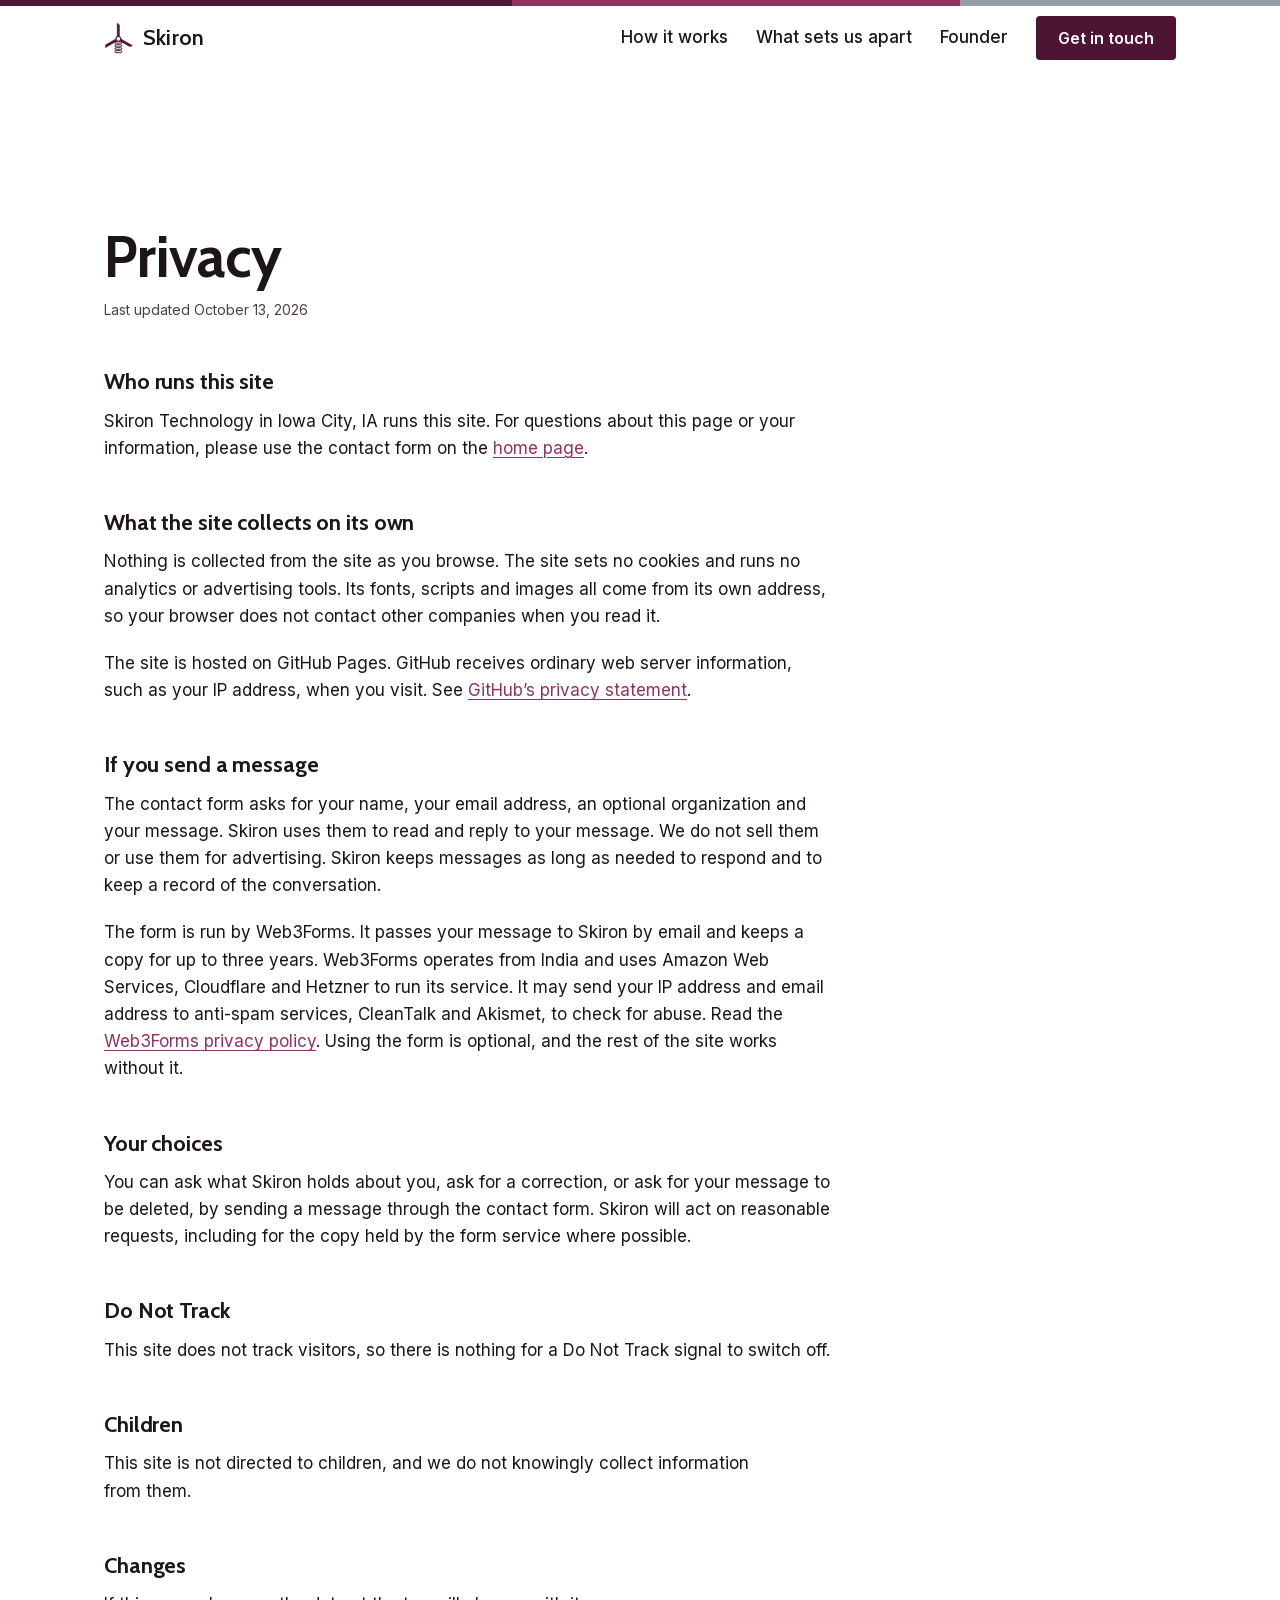
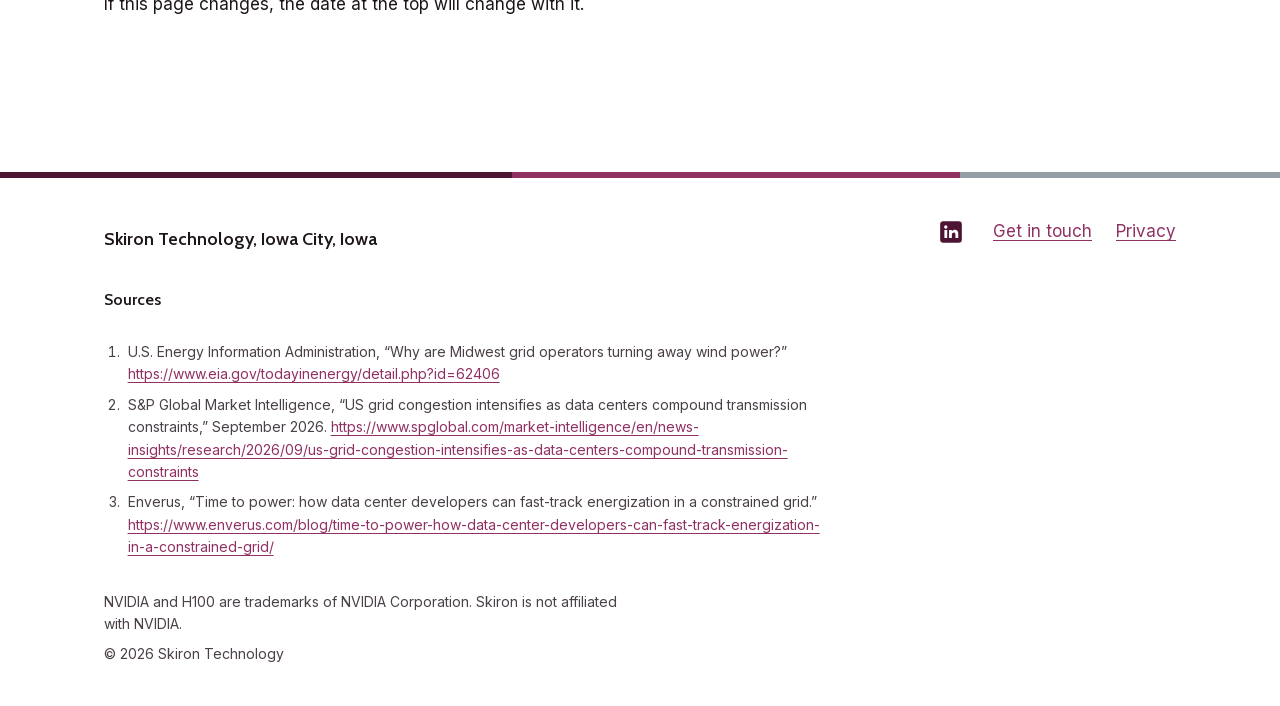
<file: privacy.html>
<!doctype html>
<html lang="en">
<head>
<meta charset="utf-8">
<meta name="viewport" content="width=device-width, initial-scale=1, viewport-fit=cover">
<title>Privacy | Skiron</title>
<meta name="description" content="How the Skiron website handles information.">
<link rel="canonical" href="https://tjwalsh1.github.io/skiron-site/privacy.html">
<meta name="color-scheme" content="light">
<meta name="theme-color" content="#FFFFFF">
<link rel="icon" href="assets/img/favicon.svg" type="image/svg+xml">
<link rel="icon" href="assets/img/favicon-32.png" sizes="32x32" type="image/png">
<link rel="apple-touch-icon" href="assets/img/apple-touch-icon.png">
<link rel="preload" href="assets/fonts/inter-latin.woff2" as="font" type="font/woff2" crossorigin>
<link rel="preload" href="assets/fonts/cabin-latin.woff2" as="font" type="font/woff2" crossorigin>
<link rel="stylesheet" href="assets/css/site.css">
<script>document.documentElement.classList.add('js');if(!matchMedia('(prefers-reduced-motion: reduce)').matches)document.documentElement.classList.add('motion')</script>
<script src="assets/js/site.js" defer></script>
</head>
<body>
<a class="skip" href="#main">Skip to content</a>
<div class="bar bar--top" aria-hidden="true"><span></span><span></span><span></span></div>
<header class="site-header">
  <div class="wrap">
    <a class="brand" href="index.html"><svg class="mark" viewBox="120 55 1780 1930" width="29" height="32" aria-hidden="true" focusable="false"><g class="stk" fill="none" stroke="currentColor" stroke-width="58"><rect x="790" y="1263" width="420" height="122.8" rx="70"/><rect x="790" y="1441.8" width="420" height="122.8" rx="70"/><rect x="790" y="1620.5" width="420" height="122.8" rx="70"/><rect x="790" y="1799.2" width="420" height="122.8" rx="70"/></g><g transform="translate(1000 1072)"><g fill="currentColor" stroke="currentColor" stroke-width="22" stroke-linejoin="miter" stroke-miterlimit="10"><path d="M-74 -965.9 74 -854.7 74 0 -74 -0Z"/><path d="M-776.9 361.9 -800.4 546.2 36.9 64.1 -36.9 -64.1Z"/><path d="M875.8 413.6 706.2 487.3 -36.6 64.3 36.6 -64.3Z"/></g><circle r="150" style="fill:var(--surface,var(--paper,#fff))" stroke="currentColor" stroke-width="64"/></g></svg><span>Skiron</span></a>
    <button class="nav-toggle" type="button" aria-expanded="false" aria-controls="site-nav">Menu</button>
    <nav id="site-nav" class="nav" aria-label="Main">
      <a href="index.html#how">How it works</a>
      <a href="index.html#different">What sets us apart</a>
      <a href="index.html#founder">Founder</a>
      <a class="btn" href="index.html#contact">Get in touch</a>
    </nav>
  </div>
</header>

<main id="main" class="message policy">
  <div class="wrap">
    <h1>Privacy</h1>
    <p class="small">Last updated October 13, 2026</p>

    <h2>Who runs this site</h2>
    <p>Skiron Technology in Iowa City, IA runs this site. For questions about this page or your information, please use the contact form on the <a href="index.html#contact">home page</a>.</p>

    <h2>What the site collects on its own</h2>
    <p>Nothing is collected from the site as you browse. The site sets no cookies and runs no analytics or advertising tools. Its fonts, scripts and images all come from its own address, so your browser does not contact other companies when you read it.</p>
    <p>The site is hosted on GitHub Pages. GitHub receives ordinary web server information, such as your IP address, when you visit. See <a href="https://docs.github.com/en/site-policy/privacy-policies/github-general-privacy-statement" rel="noopener">GitHub’s privacy statement</a>.</p>

    <h2>If you send a message</h2>
    <p>The contact form asks for your name, your email address, an optional organization and your message. Skiron uses them to read and reply to your message. We do not sell them or use them for advertising. Skiron keeps messages as long as needed to respond and to keep a record of the conversation.</p>
    <p>The form is run by Web3Forms. It passes your message to Skiron by email and keeps a copy for up to three years. Web3Forms operates from India and uses Amazon Web Services, Cloudflare and Hetzner to run its service. It may send your IP address and email address to anti-spam services, CleanTalk and Akismet, to check for abuse. Read the <a href="https://web3forms.com/privacy" rel="noopener">Web3Forms privacy policy</a>. Using the form is optional, and the rest of the site works without it.</p>

    <h2>Your choices</h2>
    <p>You can ask what Skiron holds about you, ask for a correction, or ask for your message to be deleted, by sending a message through the contact form. Skiron will act on reasonable requests, including for the copy held by the form service where possible.</p>

    <h2>Do Not Track</h2>
    <p>This site does not track visitors, so there is nothing for a Do Not Track signal to switch off.</p>

    <h2>Children</h2>
    <p>This site is not directed to children, and we do not knowingly collect information from them.</p>

    <h2>Changes</h2>
    <p>If this page changes, the date at the top will change with it.</p>
  </div>
</main>

<footer class="site-footer">
  <div class="bar" aria-hidden="true"><span></span><span></span><span></span></div>
  <div class="wrap">
    <div class="footer-top">
      <p class="footer-name">Skiron Technology, Iowa City, Iowa</p>
      <ul class="footer-links">
        <li><a class="icon-link" href="https://www.linkedin.com/in/thomas-j-walsh-nu2028" rel="me noopener" target="_blank" aria-label="Thomas Walsh on LinkedIn" title="LinkedIn"><svg viewBox="0 0 24 24" width="26" height="26" aria-hidden="true" focusable="false"><path fill="currentColor" fill-rule="evenodd" d="M5 2h14a3 3 0 0 1 3 3v14a3 3 0 0 1-3 3H5a3 3 0 0 1-3-3V5a3 3 0 0 1 3-3zM7.2 5.85a1.55 1.55 0 1 0 0 3.1 1.55 1.55 0 0 0 0-3.1zM5.9 10.1h2.6v7.5H5.9zM10.2 10.1h2.6v1.2c.5-.8 1.5-1.4 2.7-1.4 2.5 0 3.2 1.7 3.2 3.9v3.8h-2.6v-3.4c0-1.1-.3-1.8-1.3-1.8s-2 .7-2 1.9v3.3h-2.6z"/></svg></a></li>
        <li><a href="index.html#contact">Get in touch</a></li>
        <li><a href="privacy.html">Privacy</a></li>
      </ul>
    </div>
    <h2 class="sources-title" id="sources-title">Sources</h2>
    <ol class="sources" aria-labelledby="sources-title">
      <li id="source-1">U.S. Energy Information Administration, “Why are Midwest grid operators turning away wind power?” <a href="https://www.eia.gov/todayinenergy/detail.php?id=62406" rel="noopener">https://www.eia.gov/todayinenergy/detail.php?id=62406</a></li>
      <li id="source-2">S&amp;P Global Market Intelligence, “US grid congestion intensifies as data centers compound transmission constraints,” September 2026. <a href="https://www.spglobal.com/market-intelligence/en/news-insights/research/2026/09/us-grid-congestion-intensifies-as-data-centers-compound-transmission-constraints" rel="noopener">https://www.spglobal.com/market-intelligence/en/news-insights/research/2026/09/us-grid-congestion-intensifies-as-data-centers-compound-transmission-constraints</a></li>
      <li id="source-3">Enverus, “Time to power: how data center developers can fast-track energization in a constrained grid.” <a href="https://www.enverus.com/blog/time-to-power-how-data-center-developers-can-fast-track-energization-in-a-constrained-grid/" rel="noopener">https://www.enverus.com/blog/time-to-power-how-data-center-developers-can-fast-track-energization-in-a-constrained-grid/</a></li>
    </ol>
    <p class="legal">NVIDIA and H100 are trademarks of NVIDIA Corporation. Skiron is not affiliated with NVIDIA.</p>
    <p class="copy">© 2026 Skiron Technology</p>
  </div>
</footer>
</body>
</html>
</file>
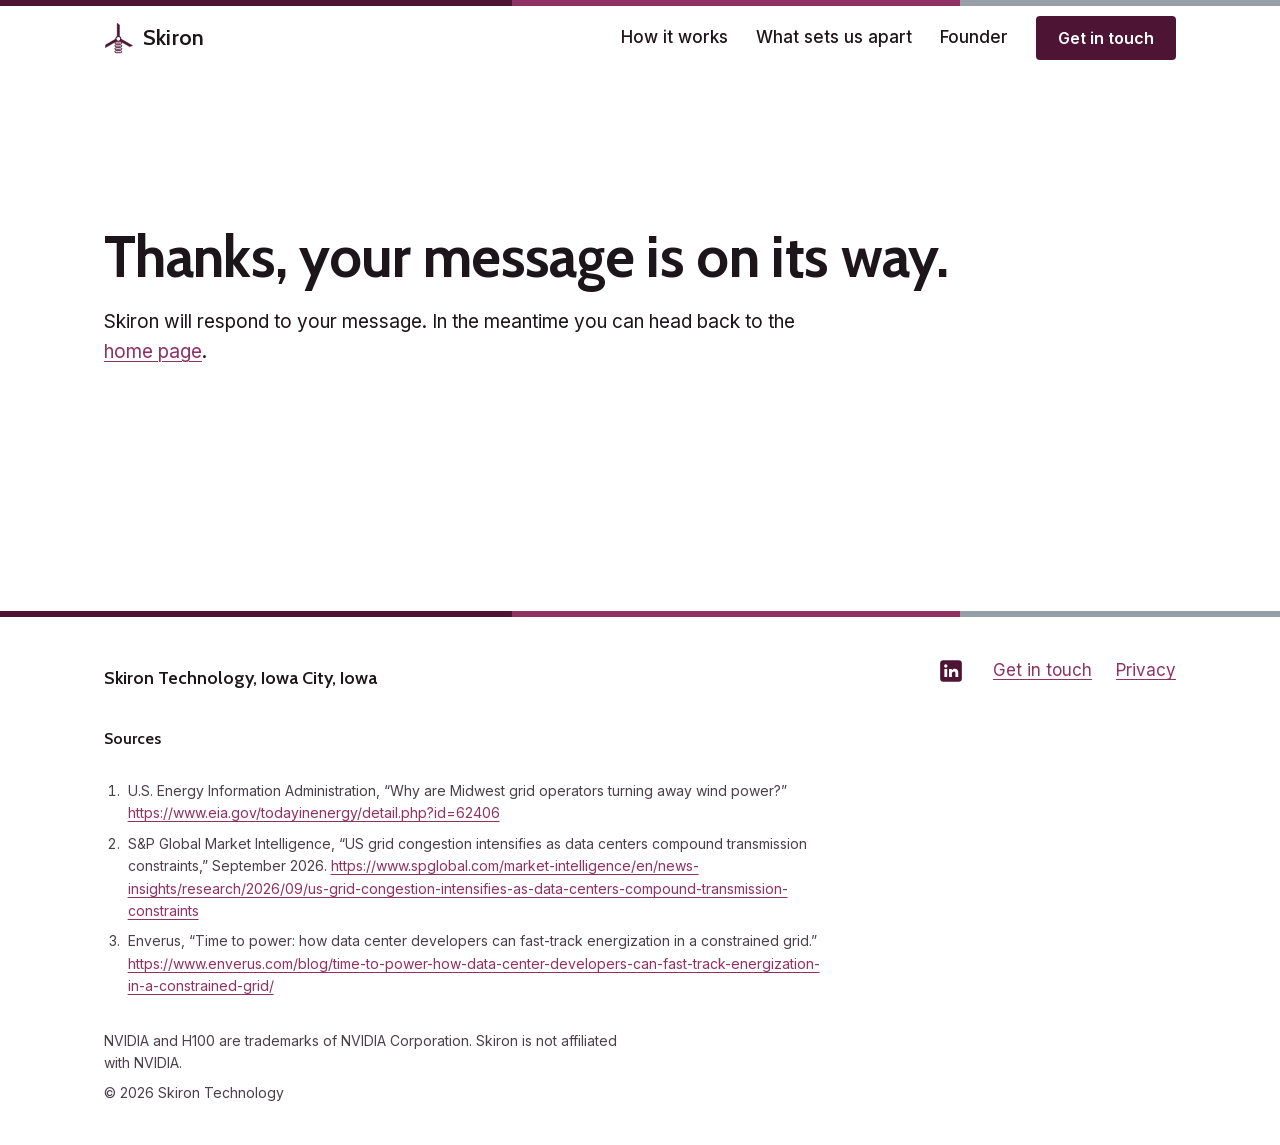
<file: thanks.html>
<!doctype html>
<html lang="en">
<head>
<meta charset="utf-8">
<meta name="viewport" content="width=device-width, initial-scale=1, viewport-fit=cover">
<title>Thanks | Skiron</title>
<meta name="description" content="Skiron builds small GPU data centers at Midwestern wind farms.">
<meta name="robots" content="noindex">
<meta name="color-scheme" content="light">
<meta name="theme-color" content="#FFFFFF">
<link rel="icon" href="assets/img/favicon.svg" type="image/svg+xml">
<link rel="icon" href="assets/img/favicon-32.png" sizes="32x32" type="image/png">
<link rel="apple-touch-icon" href="assets/img/apple-touch-icon.png">
<link rel="preload" href="assets/fonts/inter-latin.woff2" as="font" type="font/woff2" crossorigin>
<link rel="preload" href="assets/fonts/cabin-latin.woff2" as="font" type="font/woff2" crossorigin>
<link rel="stylesheet" href="assets/css/site.css">
<script>document.documentElement.classList.add('js');if(!matchMedia('(prefers-reduced-motion: reduce)').matches)document.documentElement.classList.add('motion')</script>
<script src="assets/js/site.js" defer></script>
</head>
<body>
<a class="skip" href="#main">Skip to content</a>
<div class="bar bar--top" aria-hidden="true"><span></span><span></span><span></span></div>
<header class="site-header">
  <div class="wrap">
    <a class="brand" href="index.html"><svg class="mark" viewBox="120 55 1780 1930" width="29" height="32" aria-hidden="true" focusable="false"><g class="stk" fill="none" stroke="currentColor" stroke-width="58"><rect x="790" y="1263" width="420" height="122.8" rx="70"/><rect x="790" y="1441.8" width="420" height="122.8" rx="70"/><rect x="790" y="1620.5" width="420" height="122.8" rx="70"/><rect x="790" y="1799.2" width="420" height="122.8" rx="70"/></g><g transform="translate(1000 1072)"><g fill="currentColor" stroke="currentColor" stroke-width="22" stroke-linejoin="miter" stroke-miterlimit="10"><path d="M-74 -965.9 74 -854.7 74 0 -74 -0Z"/><path d="M-776.9 361.9 -800.4 546.2 36.9 64.1 -36.9 -64.1Z"/><path d="M875.8 413.6 706.2 487.3 -36.6 64.3 36.6 -64.3Z"/></g><circle r="150" style="fill:var(--surface,var(--paper,#fff))" stroke="currentColor" stroke-width="64"/></g></svg><span>Skiron</span></a>
    <button class="nav-toggle" type="button" aria-expanded="false" aria-controls="site-nav">Menu</button>
    <nav id="site-nav" class="nav" aria-label="Main">
      <a href="index.html#how">How it works</a>
      <a href="index.html#different">What sets us apart</a>
      <a href="index.html#founder">Founder</a>
      <a class="btn" href="index.html#contact">Get in touch</a>
    </nav>
  </div>
</header>

<main id="main" class="message">
  <div class="wrap">
    <h1>Thanks, your message is on its way.</h1>
    <p>Skiron will respond to your message. In the meantime you can head back to the <a href="index.html">home page</a>.</p>
  </div>
</main>

<footer class="site-footer">
  <div class="bar" aria-hidden="true"><span></span><span></span><span></span></div>
  <div class="wrap">
    <div class="footer-top">
      <p class="footer-name">Skiron Technology, Iowa City, Iowa</p>
      <ul class="footer-links">
        <li><a class="icon-link" href="https://www.linkedin.com/in/thomas-j-walsh-nu2028" rel="me noopener" target="_blank" aria-label="Thomas Walsh on LinkedIn" title="LinkedIn"><svg viewBox="0 0 24 24" width="26" height="26" aria-hidden="true" focusable="false"><path fill="currentColor" fill-rule="evenodd" d="M5 2h14a3 3 0 0 1 3 3v14a3 3 0 0 1-3 3H5a3 3 0 0 1-3-3V5a3 3 0 0 1 3-3zM7.2 5.85a1.55 1.55 0 1 0 0 3.1 1.55 1.55 0 0 0 0-3.1zM5.9 10.1h2.6v7.5H5.9zM10.2 10.1h2.6v1.2c.5-.8 1.5-1.4 2.7-1.4 2.5 0 3.2 1.7 3.2 3.9v3.8h-2.6v-3.4c0-1.1-.3-1.8-1.3-1.8s-2 .7-2 1.9v3.3h-2.6z"/></svg></a></li>
        <li><a href="index.html#contact">Get in touch</a></li>
        <li><a href="privacy.html">Privacy</a></li>
      </ul>
    </div>
    <h2 class="sources-title" id="sources-title">Sources</h2>
    <ol class="sources" aria-labelledby="sources-title">
      <li id="source-1">U.S. Energy Information Administration, “Why are Midwest grid operators turning away wind power?” <a href="https://www.eia.gov/todayinenergy/detail.php?id=62406" rel="noopener">https://www.eia.gov/todayinenergy/detail.php?id=62406</a></li>
      <li id="source-2">S&amp;P Global Market Intelligence, “US grid congestion intensifies as data centers compound transmission constraints,” September 2026. <a href="https://www.spglobal.com/market-intelligence/en/news-insights/research/2026/09/us-grid-congestion-intensifies-as-data-centers-compound-transmission-constraints" rel="noopener">https://www.spglobal.com/market-intelligence/en/news-insights/research/2026/09/us-grid-congestion-intensifies-as-data-centers-compound-transmission-constraints</a></li>
      <li id="source-3">Enverus, “Time to power: how data center developers can fast-track energization in a constrained grid.” <a href="https://www.enverus.com/blog/time-to-power-how-data-center-developers-can-fast-track-energization-in-a-constrained-grid/" rel="noopener">https://www.enverus.com/blog/time-to-power-how-data-center-developers-can-fast-track-energization-in-a-constrained-grid/</a></li>
    </ol>
    <p class="legal">NVIDIA and H100 are trademarks of NVIDIA Corporation. Skiron is not affiliated with NVIDIA.</p>
    <p class="copy">© 2026 Skiron Technology</p>
  </div>
</footer>
</body>
</html>
</file>
<file: assets/css/site.css>
/* Skiron site styles. Colour tokens come from the Skiron deck theme. */

/* Fonts are served from this site, so visiting it makes no request to other companies.
   Cabin and Inter are licensed under the SIL Open Font License 1.1 (see assets/fonts/OFL-*.txt). */
@font-face {
  font-family: "Cabin";
  font-style: normal;
  font-weight: 600 700;
  font-display: swap;
  src: url("../fonts/cabin-latin.woff2") format("woff2");
  unicode-range: U+0000-00FF, U+0131, U+0152-0153, U+02BB-02BC, U+02C6, U+02DA, U+02DC, U+0304, U+0308, U+0329, U+2000-206F, U+20AC, U+2122, U+2191, U+2193, U+2212, U+2215, U+FEFF, U+FFFD;
}
@font-face {
  font-family: "Inter";
  font-style: normal;
  font-weight: 400 600;
  font-display: swap;
  src: url("../fonts/inter-latin.woff2") format("woff2");
  unicode-range: U+0000-00FF, U+0131, U+0152-0153, U+02BB-02BC, U+02C6, U+02DA, U+02DC, U+0304, U+0308, U+0329, U+2000-206F, U+20AC, U+2122, U+2191, U+2193, U+2212, U+2215, U+FEFF, U+FFFD;
}

:root {
  --paper: #FFFFFF;
  --mist: #F5F2F4;
  --ink: #1C1519;
  --ink-soft: #4A4048;
  --plum: #4D1434;
  --rose: #903163;
  --slate: #969FA7;
  --line: #DCD5DA;
  --field: #857A81;

  --btn-bg: #4D1434;
  --btn-fg: #FFFFFF;
  --btn-bg-hover: #903163;
  --btn-fg-hover: #FFFFFF;

  /* What the current section paints behind drawings (blades and hubs cover lines behind them). */
  --surface: var(--paper);

  --font-head: "Cabin", "Gill Sans", "Gill Sans MT", system-ui, sans-serif;
  --font-body: "Inter", system-ui, -apple-system, "Segoe UI", sans-serif;

  --measure: 66ch;
  --header-h: 64px;
  --ease-out: cubic-bezier(0.2, 0.7, 0.2, 1);

  color-scheme: light;
}

/* ---------------------------------------------------------------- base */

*, *::before, *::after { box-sizing: border-box; }

html {
  -webkit-text-size-adjust: 100%;
  text-size-adjust: 100%;
  scroll-behavior: smooth;
  scroll-padding-top: calc(var(--header-h) + 16px);
}

body {
  margin: 0;
  background: var(--paper);
  color: var(--ink);
  font: 400 1.0625rem/1.6 var(--font-body);
  -webkit-font-smoothing: antialiased;
  padding-bottom: env(safe-area-inset-bottom);
  overflow-x: clip;
}

h1, h2, h3 {
  margin: 0;
  font-family: var(--font-head);
  color: var(--ink);
  text-wrap: balance;
}
h1 { font-size: clamp(2.4rem, 5vw, 3.6rem); font-weight: 700; line-height: 1.08; letter-spacing: -0.012em; }
h2 { font-size: 1.9rem; font-weight: 700; line-height: 1.2; letter-spacing: -0.005em; }
h3 { font-size: 1.25rem; font-weight: 600; line-height: 1.3; }

p { margin: 0 0 1em; max-width: var(--measure); text-wrap: pretty; }
p:last-child { margin-bottom: 0; }

small, .small { font-size: 0.875rem; }

a {
  color: var(--rose);
  text-decoration: underline;
  text-decoration-thickness: 1px;
  text-underline-offset: 3px;
  transition: text-decoration-thickness 0.12s;
}
a:hover { text-decoration-thickness: 2px; }

:focus-visible { outline: 2px solid var(--rose); outline-offset: 2px; }

::selection { background: var(--plum); color: var(--paper); }

img, svg { max-width: 100%; }

.visually-hidden {
  position: absolute !important;
  width: 1px; height: 1px;
  margin: -1px; padding: 0; border: 0;
  overflow: hidden;
  clip: rect(0 0 0 0); clip-path: inset(50%);
  white-space: nowrap;
}

.wrap {
  width: 100%;
  max-width: 1120px;
  margin-inline: auto;
  padding-inline: max(24px, env(safe-area-inset-left)) max(24px, env(safe-area-inset-right));
}
@media (max-width: 479.98px) {
  .wrap { padding-inline: max(16px, env(safe-area-inset-left)) max(16px, env(safe-area-inset-right)); }
}

.skip {
  position: absolute;
  left: 16px; top: 0;
  z-index: 100;
  padding: 10px 16px;
  background: var(--btn-bg);
  color: var(--btn-fg);
  border-radius: 0 0 4px 4px;
  font-weight: 600;
  text-decoration: none;
  transform: translateY(-120%);
}
.skip:focus { transform: none; }

/* ---------------------------------------------------------------- the three-segment bar */

.bar { display: flex; height: 6px; }
.bar span { display: block; height: 100%; }
.bar span:nth-child(1) { width: 40%; background: var(--plum); }
.bar span:nth-child(2) { width: 35%; background: var(--rose); }
.bar span:nth-child(3) { width: 25%; background: var(--slate); }

@keyframes bar-in { from { transform: scaleX(0); } to { transform: none; } }
.bar--top span { transform-origin: 0 50%; animation: bar-in 0.9s var(--ease-out) both; }
.bar--top span:nth-child(2) { animation-delay: 0.12s; }
.bar--top span:nth-child(3) { animation-delay: 0.24s; }

/* ---------------------------------------------------------------- header */

.site-header {
  position: sticky;
  top: 0;
  z-index: 50;
  background: var(--paper);
  border-bottom: 1px solid transparent;
  padding-top: env(safe-area-inset-top);
  transition: border-color 0.25s;
}
.site-header.is-scrolled { border-bottom-color: var(--line); }
.site-header .wrap {
  display: flex;
  align-items: center;
  justify-content: space-between;
  gap: 16px;
  min-height: var(--header-h);
}

.brand {
  display: inline-flex;
  align-items: center;
  gap: 10px;
  color: var(--ink);
  font: 600 1.375rem/1 var(--font-head);
  letter-spacing: 0.01em;
  text-decoration: none;
}
.brand:hover { text-decoration: none; }
.brand .mark { display: block; width: auto; height: 32px; color: var(--plum); --surface: var(--paper); }

.nav { display: flex; align-items: center; gap: 28px; }
.nav a:not(.btn) {
  position: relative;
  color: var(--ink);
  font-weight: 500;
  text-decoration: none;
  padding: 6px 0;
  transition: color 0.15s;
}
.nav a:not(.btn)::after {
  content: "";
  position: absolute;
  left: 0; right: 0; bottom: 0;
  height: 2px;
  background: currentColor;
  transform: scaleX(0);
  transform-origin: 0 50%;
  transition: transform 0.25s var(--ease-out);
}
.nav a:not(.btn):hover { color: var(--rose); }
.nav a:not(.btn):hover::after,
.nav a[aria-current="true"]::after { transform: none; }
.nav a[aria-current="true"] { color: var(--rose); }

.nav-toggle { display: none; }

@media (max-width: 759.98px) {
  .js .nav-toggle {
    display: inline-flex;
    align-items: center;
    min-height: 44px;
    padding: 0 6px;
    margin-right: -6px;
    background: none;
    border: 0;
    color: var(--ink);
    font: 600 1rem var(--font-body);
    cursor: pointer;
  }
  .js .nav-toggle:hover { color: var(--rose); }
  .js .nav {
    position: absolute;
    top: 100%; left: 0; right: 0;
    flex-direction: column;
    align-items: stretch;
    gap: 0;
    padding: 4px max(16px, env(safe-area-inset-left)) 20px;
    background: var(--paper);
    border-bottom: 1px solid var(--line);
    visibility: hidden;
    opacity: 0;
    transform: translateY(-8px);
    transition: opacity 0.2s, transform 0.25s var(--ease-out), visibility 0s linear 0.25s;
  }
  .js .nav.is-open {
    visibility: visible;
    opacity: 1;
    transform: none;
    transition-delay: 0s;
  }
  .js .nav a:not(.btn) { display: block; padding: 14px 0; border-bottom: 1px solid var(--line); }
  .js .nav a:not(.btn)::after { display: none; }
  .js .nav .btn { margin-top: 16px; }
  /* without JavaScript the links simply wrap under the brand */
  html:not(.js) .site-header .wrap { flex-wrap: wrap; padding-block: 8px; }
  html:not(.js) .nav { flex-wrap: wrap; gap: 4px 20px; }
}

/* ---------------------------------------------------------------- buttons and links */

.btn {
  display: inline-flex;
  align-items: center;
  justify-content: center;
  min-height: 44px;
  padding: 0 22px;
  border: 0;
  border-radius: 4px;
  background: var(--btn-bg);
  color: var(--btn-fg);
  font: 600 1rem/1 var(--font-body);
  text-decoration: none;
  cursor: pointer;
  transition: background-color 0.15s, color 0.15s, transform 0.1s;
}
.btn:hover { background: var(--btn-bg-hover); color: var(--btn-fg-hover); text-decoration: none; }
.btn:active { transform: translateY(1px); }
.btn[disabled] { background: var(--line); color: var(--ink-soft); cursor: not-allowed; transform: none; }

.textlink { font-weight: 600; }

/* ---------------------------------------------------------------- sections */

.section { padding-block: clamp(64px, 10vw, 128px); background: var(--paper); }
.section--mist { background: var(--mist); --surface: var(--mist); }

.split { display: grid; gap: 28px 72px; }
@media (min-width: 900px) {
  .split { grid-template-columns: minmax(0, 5fr) minmax(0, 7fr); }
}

.prose p { max-width: var(--measure); }
.fig { color: var(--plum); font-weight: 600; font-variant-numeric: tabular-nums; }

sup.fn { font-size: 0.72em; line-height: 0; margin-left: 0.05em; }
sup.fn a { position: relative; display: inline-block; padding: 0 0.15em; font-weight: 600; text-decoration: none; }
sup.fn a::after { content: ""; position: absolute; inset: -14px -8px; }
sup.fn a:hover { text-decoration: underline; }

/* ---------------------------------------------------------------- hero */

.hero {
  padding-block: clamp(32px, 6vw, 80px) clamp(56px, 9vw, 112px);
  overflow-x: clip;
  display: grid;
  align-items: center;
}
@media (min-width: 760px) {
  .hero { min-height: min(calc(100svh - var(--header-h) - 6px), 820px); }
}
.hero-grid {
  display: grid;
  grid-template-columns: minmax(0, 1fr) auto;
  align-items: center;
  gap: clamp(32px, 6vw, 88px);
}
.hero-art { width: min(46vw, 520px); justify-self: center; }
.hero-art .logo { display: block; width: 100%; height: auto; overflow: visible; touch-action: manipulation; }

.hero-copy h1 .accent { color: var(--plum); }
.lede { margin-top: 24px; font-size: 1.25rem; line-height: 1.55; color: var(--ink-soft); max-width: 36em; }
.actions { display: flex; flex-wrap: wrap; align-items: center; gap: 16px 28px; margin-top: 32px; }
.where { margin-top: 32px; color: var(--ink-soft); font-size: 0.875rem; }

@media (max-width: 759.98px) {
  .hero-grid { grid-template-columns: 1fr; gap: 28px; }
  .hero-art { width: 220px; order: -1; justify-self: center; }
}

/* the mark, shared by hero and header */
.logo, .mark { color: var(--ink); }
.logo .line { fill: none; stroke: currentColor; stroke-width: 5.8; stroke-linejoin: round; }
.logo .ring { stroke-width: 5.2; }
.logo .led { fill: currentColor; }
.logo .blade { fill: var(--surface); stroke: currentColor; stroke-width: 8; stroke-linejoin: miter; stroke-miterlimit: 10; }
@media (max-width: 759.98px) {
  .logo .line { stroke-width: 8; }
  .logo .ring { stroke-width: 7; }
  .logo .blade { stroke-width: 10; }
}

/* ---------------------------------------------------------------- how it works */

.how-lede { max-width: var(--measure); margin-top: 28px; }

.diagram { margin: clamp(40px, 6vw, 64px) 0; padding: 0; overflow-x: auto; }
.dg {
  display: block;
  width: 100%;
  height: auto;
  max-width: 860px;
  fill: none;
  stroke: var(--ink);
  stroke-width: 2;
  stroke-linejoin: miter;
  stroke-miterlimit: 10;
  overflow: visible;
}
.dg-wide { min-width: 700px; }
.dg-tall { display: none; max-width: 360px; }
@media (max-width: 759.98px) {
  .dg-wide { display: none; }
  .dg-tall { display: block; }
}
.dg text { fill: var(--ink-soft); stroke: none; font: 400 14px/1.3 var(--font-body); }
.dg .t-node { fill: var(--ink); font-weight: 500; }
.dg .d-flow, .dg .d-head { stroke: var(--plum); stroke-width: 2.5; }
.dg .d-dot { fill: var(--plum); stroke: none; }
.dg .d-grid { stroke: var(--ink-soft); stroke-dasharray: 5 6; }
.dg .d-prompt, .dg .d-cursor { stroke: var(--plum); }
.dg .d-wire { stroke-width: 1.5; }
.dg .d-turbine circle { fill: var(--surface); }

.facts-title { margin-top: clamp(40px, 6vw, 64px); }
.plan-note { margin: 8px 0 20px; color: var(--ink-soft); }
.facts { margin: 0; max-width: 760px; }
.facts > div {
  display: grid;
  grid-template-columns: minmax(120px, 200px) 1fr;
  gap: 4px 32px;
  padding: 16px 0;
  border-top: 1px solid var(--line);
}
.facts > div:last-child { border-bottom: 1px solid var(--line); }
.facts dt { font: 600 1.0625rem/1.5 var(--font-head); color: var(--plum); }
.facts dd { margin: 0; font-variant-numeric: tabular-nums; }
@media (max-width: 559.98px) {
  .facts > div { grid-template-columns: 1fr; }
}

/* ---------------------------------------------------------------- what sets us apart */

.features {
  display: grid;
  grid-template-columns: repeat(4, minmax(0, 1fr));
  gap: 48px 32px;
  margin: 48px 0 0;
  padding: 0;
  list-style: none;
}
@media (max-width: 1059.98px) {
  .features { grid-template-columns: repeat(2, minmax(0, 1fr)); gap: 48px 40px; }
}
@media (max-width: 599.98px) {
  .features { grid-template-columns: 1fr; gap: 40px; }
}
.feature { border-top: 1px solid var(--line); padding-top: 24px; }
.feature .icon { display: block; margin-bottom: 20px; color: var(--ink); }
.feature .i-hub { fill: var(--surface); }
.feature h3 { margin-bottom: 10px; }
.feature p { color: var(--ink-soft); }

/* ---------------------------------------------------------------- roadmap */

.steps { list-style: none; margin: 0; padding: 0; counter-reset: step; max-width: 720px; }
.steps li {
  counter-increment: step;
  display: grid;
  grid-template-columns: 3rem minmax(0, 1fr);
  gap: 0 16px;
  padding: 24px 0;
  border-top: 1px solid var(--line);
}
.steps li:last-child { border-bottom: 1px solid var(--line); }
.steps li::before {
  content: counter(step);
  font: 700 2.25rem/1.1 var(--font-head);
  color: var(--plum);
  font-variant-numeric: tabular-nums;
}
.steps strong { font-family: var(--font-head); font-weight: 600; font-size: 1.25rem; display: block; margin-bottom: 4px; }

/* ---------------------------------------------------------------- founder */

.founder {
  display: grid;
  grid-template-columns: minmax(0, 320px) minmax(0, 1fr);
  gap: 32px clamp(32px, 6vw, 72px);
  align-items: start;
  margin-top: 48px;
}
.portrait { display: block; width: 100%; max-width: 320px; aspect-ratio: 4 / 5; object-fit: cover; border-radius: 4px; background: var(--line); }
.founder h3 { font-size: 1.5rem; }
.role { margin: 4px 0 20px; color: var(--ink-soft); font-size: 0.875rem; }
.note { margin-top: 20px; color: var(--ink-soft); font-size: 0.875rem; }
@media (max-width: 759.98px) {
  .founder { grid-template-columns: 1fr; }
}

/* ---------------------------------------------------------------- contact form */

.form { display: grid; gap: 22px; max-width: 560px; }
.field label { display: block; margin-bottom: 6px; font-weight: 600; }
.field .opt { font-weight: 400; color: var(--ink-soft); }
.field input[type="text"],
.field input[type="email"],
.field textarea {
  display: block;
  width: 100%;
  min-height: 46px;
  padding: 10px 12px;
  border: 1px solid var(--field);
  border-radius: 4px;
  background: var(--paper);
  color: var(--ink);
  font: 400 1rem/1.5 var(--font-body);
  transition: border-color 0.15s;
}
.field textarea { min-height: 150px; resize: vertical; }
.field input:hover, .field textarea:hover { border-color: var(--ink-soft); }
.field [aria-invalid="true"] { border-color: var(--rose); box-shadow: 0 0 0 1px var(--rose); }
.field-error { margin: 6px 0 0; color: var(--plum); font-size: 0.875rem; font-weight: 500; }
.field-error:empty { display: none; }
.hp { display: none; }

.form-actions { display: flex; flex-wrap: wrap; align-items: center; gap: 16px; }
.form-status { margin: 0; min-height: 1.5em; color: var(--ink-soft); font-size: 0.9375rem; }
.form-status.is-ok { color: var(--plum); font-weight: 600; }
.mail-alt { margin-top: 28px; color: var(--ink-soft); }
.contact-intro { margin-top: 20px; }

/* ---------------------------------------------------------------- footer */

.site-footer { padding-block: 0 calc(40px + env(safe-area-inset-bottom)); background: var(--paper); }
.site-footer .bar { margin-bottom: 40px; }
.footer-top { display: flex; flex-wrap: wrap; justify-content: space-between; gap: 12px 32px; align-items: baseline; }
.footer-name { margin: 0; font: 600 1.125rem var(--font-head); }
.footer-links { display: flex; flex-wrap: wrap; align-items: center; gap: 8px 24px; margin: 0; padding: 0; list-style: none; }
.icon-link { display: inline-flex; align-items: center; justify-content: center; width: 36px; height: 36px; margin: -4px 0; color: var(--plum); text-decoration: none; }
.footer-links li { display: flex; align-items: center; }
.icon-link svg { display: block; }
.icon-link:hover { color: var(--rose); }
.sources { margin: 32px 0 0; padding-left: 1.4em; color: var(--ink-soft); font-size: 0.875rem; max-width: 80ch; }
.sources li { margin-bottom: 8px; padding-left: 4px; }
.sources li:target { color: var(--ink); }
.sources a { overflow-wrap: anywhere; }
.sources-title { margin: 40px 0 0; font: 600 1rem var(--font-head); }
.legal { margin: 32px 0 0; color: var(--ink-soft); font-size: 0.875rem; }
.copy { margin-top: 8px; color: var(--ink-soft); font-size: 0.875rem; }

/* ---------------------------------------------------------------- message pages */

.message { padding-block: clamp(64px, 12vw, 160px); min-height: 60vh; }
.message p { margin-top: 20px; font-size: 1.1875rem; }
.policy p { font-size: 1.0625rem; }
.policy p.small { margin-top: 12px; font-size: 0.875rem; color: var(--ink-soft); }
.policy h2 { margin-top: 48px; font-size: 1.375rem; }
.policy h2 + p { margin-top: 12px; }
.policy .mail-line { margin-top: 0; min-height: 1.6em; }

/* ---------------------------------------------------------------- feedback motion (user-triggered or one-time) */

@keyframes draw { from { stroke-dashoffset: 1; } to { stroke-dashoffset: 0; } }
@keyframes fade { from { opacity: 0; } to { opacity: 1; } }
@keyframes travel {
  0%   { opacity: 0; translate: 0 0; }
  12%  { opacity: 1; }
  88%  { opacity: 1; }
  100% { opacity: 0; translate: var(--dx) var(--dy); }
}
@keyframes turn { from { transform: rotate(0deg); } to { transform: rotate(360deg); } }
@keyframes leaf-l { 0%, 100% { transform: translateX(0); } 35%, 65% { transform: translateX(-4.2px); } }
@keyframes leaf-r { 0%, 100% { transform: translateX(0); } 35%, 65% { transform: translateX(4.2px); } }
@keyframes blink { 0%, 100% { opacity: 1; } 20%, 60% { opacity: 0; } 40%, 80% { opacity: 1; } }
@keyframes seat { from { transform: translateY(6px); } to { transform: none; } }
@keyframes drop { 0% { transform: translateY(-9px); } 55% { transform: translateY(0); } 75% { transform: translateY(-3px); } 100% { transform: translateY(0); } }
@keyframes elbow-wide {
  0%   { opacity: 0; translate: 0 0; }
  10%  { opacity: 1; }
  46%  { translate: 118px 0; }
  83%  { translate: 118px -97px; }
  92%  { opacity: 1; }
  100% { opacity: 0; translate: 162px -97px; }
}
@keyframes elbow-tall {
  0%   { opacity: 0; translate: 0 0; }
  10%  { opacity: 1; }
  92%  { opacity: 1; translate: 0 135px; }
  100% { opacity: 0; translate: 11px 135px; }
}

/* diagram: hold everything back until it scrolls into view, then play once */
.motion .diagram:not(.is-in) .d-flow { stroke-dasharray: 1; stroke-dashoffset: 1; }
.motion .diagram:not(.is-in) .d-head,
.motion .diagram:not(.is-in) .d-dot,
.motion .diagram:not(.is-in) .d-grid { opacity: 0; }

.motion .diagram.is-in .d-spin { animation: turn 2.2s var(--ease-out) both; }
.motion .diagram.is-in .d-grid { animation: fade 0.8s ease-out 0.4s both; }
.motion .diagram.is-in .d-flow { stroke-dasharray: 1; }
.motion .diagram.is-in .d-flow.a1 { animation: draw 0.8s ease-in-out 0.3s both; }
.motion .diagram.is-in .d-head.a1 { animation: fade 0.2s ease-out 1.05s both; }
.motion .diagram.is-in .d-dot.dot1 { animation: travel 1s ease-in-out 1.2s both; }
.motion .diagram.is-in .d-flow.a3 { animation: draw 0.9s ease-in-out 0.5s both; }
.motion .diagram.is-in .d-head.a3 { animation: fade 0.2s ease-out 1.4s both; }
.motion .diagram.is-in .dg-wide .d-dot.dot3 { animation: elbow-wide 1.2s linear 1.6s both; }
.motion .diagram.is-in .dg-tall .d-dot.dot3 { animation: elbow-tall 1.2s linear 1.6s both; }
.motion .diagram.is-in .d-leaf-l { animation: leaf-l 1.4s ease-in-out 2.1s both; }
.motion .diagram.is-in .d-leaf-r { animation: leaf-r 1.4s ease-in-out 2.1s both; }
.motion .diagram.is-in .d-flow.a2 { animation: draw 0.8s ease-in-out 2.5s both; }
.motion .diagram.is-in .d-head.a2 { animation: fade 0.2s ease-out 3.25s both; }
.motion .diagram.is-in .d-dot.dot2 { animation: travel 1s ease-in-out 3.4s both; }
.motion .diagram.is-in .d-cursor { animation: blink 1.4s steps(1, end) 4.4s both; }

/* feature icons: one small move when they arrive, and again on hover */
.motion .feature.play .icon-turbine .i-spin,
.motion .feature:hover .icon-turbine .i-spin { animation: turn 1.4s var(--ease-out); }
.motion .feature.play .icon-barn .i-leaf-l,
.motion .feature:hover .icon-barn .i-leaf-l { animation: leaf-l 1.1s ease-in-out; }
.motion .feature.play .icon-barn .i-leaf-r,
.motion .feature:hover .icon-barn .i-leaf-r { animation: leaf-r 1.1s ease-in-out; }
.motion .feature.play .icon-pin .i-pin,
.motion .feature:hover .icon-pin .i-pin { animation: drop 0.8s ease-out; }
.motion .feature.play .icon-plug .i-plug,
.motion .feature:hover .icon-plug .i-plug { animation: seat 0.7s var(--ease-out); }

@media (prefers-reduced-motion: reduce) {
  html { scroll-behavior: auto; }
  *, *::before, *::after {
    animation: none !important;
    transition: none !important;
  }
}
</file>
<file: assets/css/guide.css>
/* Styles for the long-form guide page only. Colour tokens and fonts come from site.css. */

.guide { padding-block: clamp(40px, 7vw, 88px); }
.guide-inner { max-width: 46rem; margin-inline: auto; }

.guide h1 { font-size: clamp(2rem, 4.6vw, 3rem); }
.guide .dek { margin-top: 20px; font-size: 1.25rem; line-height: 1.55; color: var(--ink-soft); }
.guide .byline { margin-top: 16px; font-size: 0.875rem; color: var(--ink-soft); }

.guide p, .guide li { font-size: 1.0625rem; line-height: 1.65; }
.guide p { max-width: none; margin: 0 0 1em; }
.guide ul, .guide ol { margin: 0 0 1.2em; padding-left: 1.3em; }
.guide li { margin-bottom: 0.5em; padding-left: 2px; }

.guide-toc { margin: 36px 0 8px; padding: 20px 24px 12px; background: var(--mist); border: 1px solid var(--line); }
.guide-toc h2 { margin: 0 0 12px; font-size: 1.125rem; }
.guide-toc ol { margin: 0; }
.guide-toc li { font-size: 1rem; margin-bottom: 6px; }

.guide section { margin-top: 56px; }
.guide h2 { margin: 0 0 16px; font-size: 1.75rem; }
.guide h3 { margin: 32px 0 8px; }
.guide h4 { margin: 24px 0 6px; font: 600 1.0625rem var(--font-head); }

.table-wrap { margin: 20px 0 28px; overflow-x: auto; border: 1px solid var(--line); }
.guide table { width: 100%; min-width: 34rem; border-collapse: collapse; font-size: 0.975rem; line-height: 1.5; }
.guide caption { padding: 12px 16px; text-align: left; font: 600 1rem var(--font-head); }
.guide th, .guide td { padding: 10px 16px; text-align: left; vertical-align: top; border-top: 1px solid var(--line); }
.guide thead th { background: var(--mist); }
.guide tbody th { font-weight: 600; width: 32%; }

.guide dl { margin: 0; }
.guide dt { margin-top: 20px; font: 600 1.0625rem var(--font-head); }
.guide dd { margin: 4px 0 0; color: var(--ink-soft); line-height: 1.6; }

.guide .refs { color: var(--ink-soft); }
.guide .refs li { font-size: 0.9375rem; margin-bottom: 10px; }
.guide .refs a { overflow-wrap: anywhere; }
.guide .refs li:target { color: var(--ink); }

.guide .guide-legal { margin-top: 56px; padding-top: 20px; border-top: 1px solid var(--line); font-size: 0.875rem; color: var(--ink-soft); }
.guide .guide-legal p { font-size: 0.875rem; }
</file>
